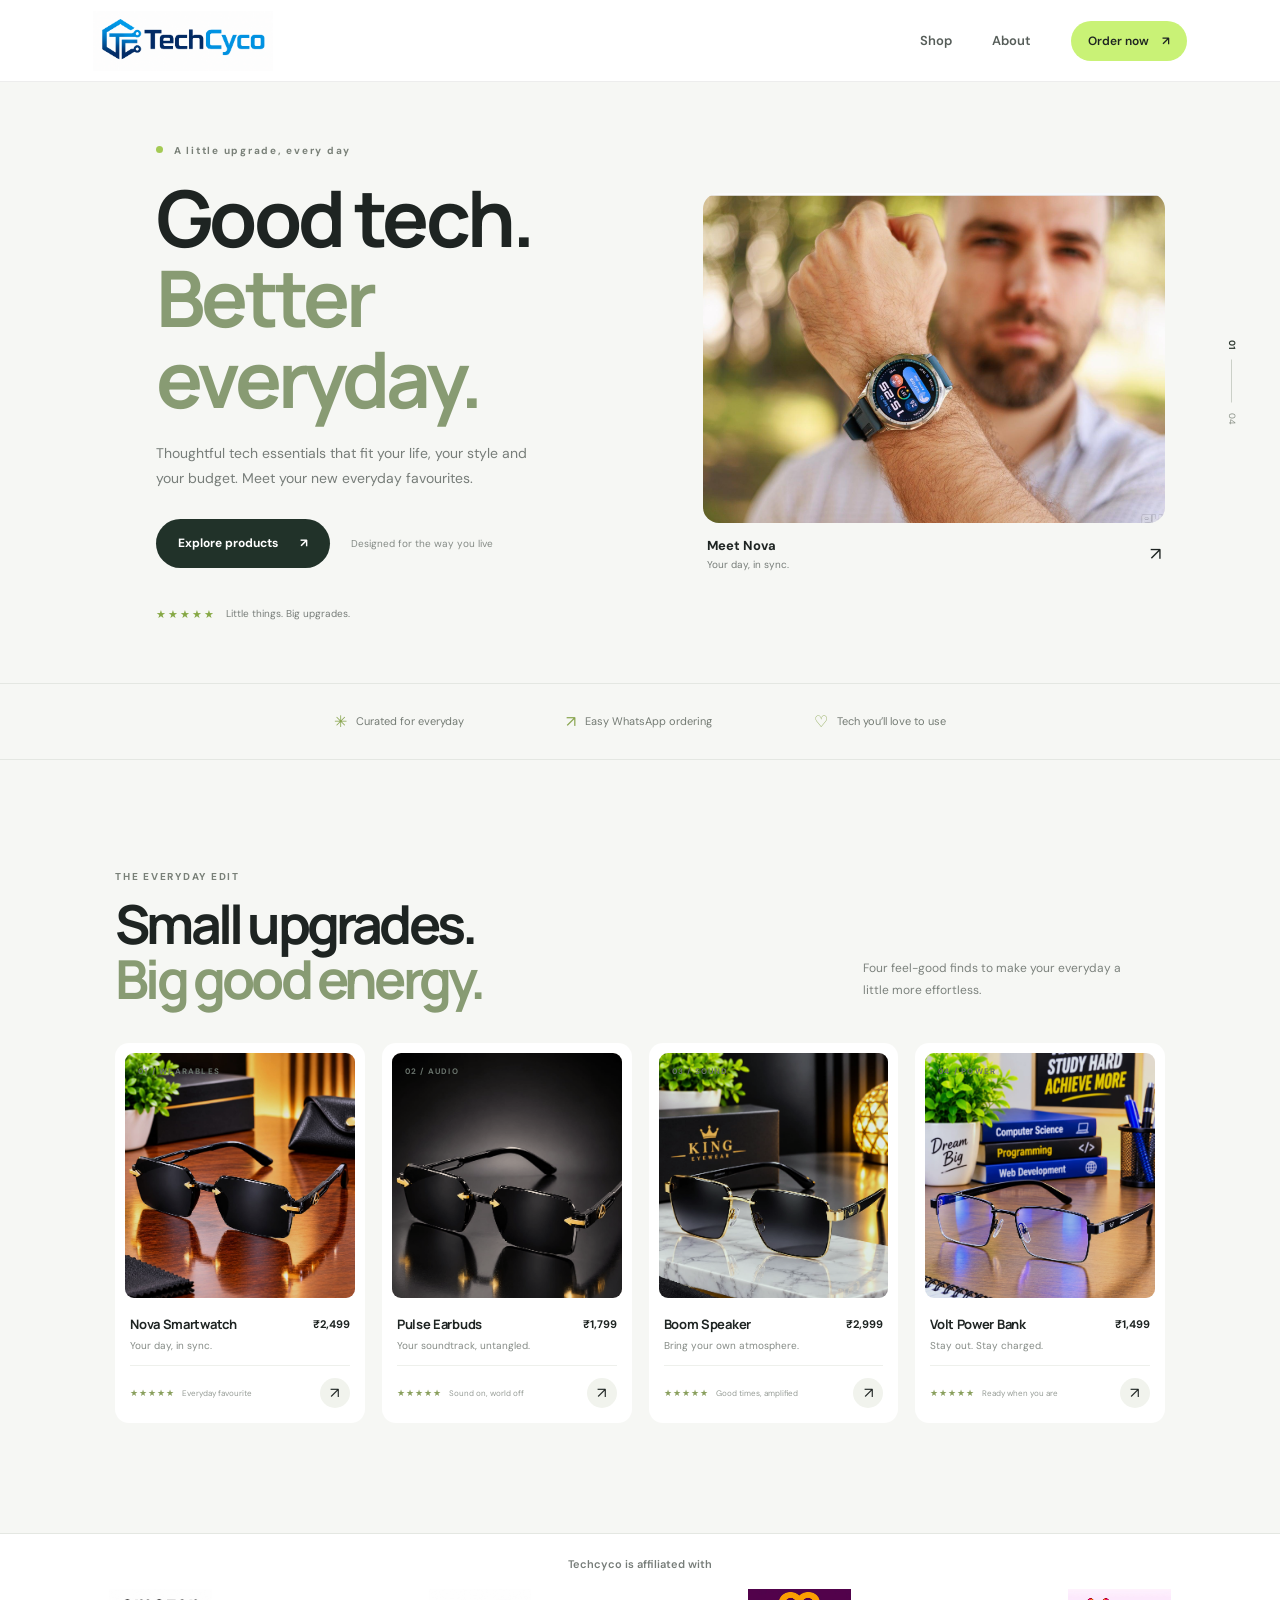
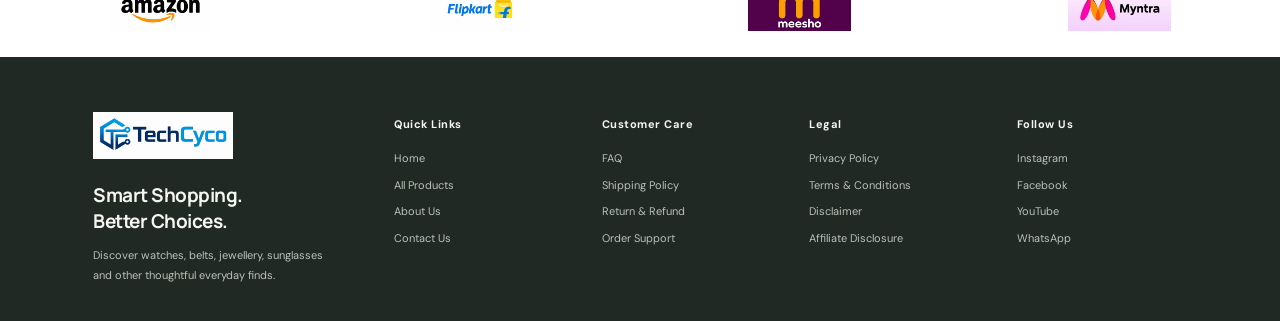
<file: index.html>
<!doctype html>
<html lang="en">

<head>
  <meta charset="utf-8">
  <meta name="viewport" content="width=device-width, initial-scale=1">
  <meta name="theme-color" content="#f6f7f4">
  <meta name="description"
    content="Discover thoughtfully selected everyday tech at Techcyco. Shop smartwatches, earbuds, speakers and power banks.">
  <title>techcyco.in</title>
  <link rel="icon" type="image/jpeg" href="images/techcyco-favicon.jpeg">
  <link rel="preconnect" href="https://fonts.googleapis.com">
  <link rel="preconnect" href="https://fonts.gstatic.com" crossorigin>
  <link
    href="https://fonts.googleapis.com/css2?family=DM+Sans:wght@400;500;600;700&family=Manrope:wght@400;500;600;700;800&display=swap"
    rel="stylesheet">
  <link rel="stylesheet" href="css/style.css">
</head>

<body data-page="home">
  <header class="site-header">
    <a class="brand" href="index.html" aria-label="Techcyco home"><img src="images/techcyco-logo.png"
        alt="TechCyco"></a>
    <nav class="main-nav" aria-label="Main navigation">
      <a href="#products">Shop</a>
      <a href="#about">About</a>
      <a class="nav-cta" href="products/product1/index.html#order">Order now <span aria-hidden="true">↗</span></a>
    </nav>
  </header>

  <main>
    <section class="hero">
      <div class="hero-copy">
        <p class="eyebrow"><span class="eyebrow-dot"></span> A little upgrade, every day</p>
        <h1>Good tech.<br><span>Better everyday.</span></h1>
        <p class="hero-description">Thoughtful tech essentials that fit your life, your style and your budget. Meet your
          new everyday favourites.</p>
        <div class="hero-actions">
          <a class="button button-dark" href="#products">Explore products <span aria-hidden="true">↗</span></a>
          <span class="hero-note">Designed for the way you live</span>
        </div>
        <div class="hero-proof"><span class="proof-stars" aria-label="5 out of 5 stars">★★★★★</span><span>Little things.
            Big upgrades.</span></div>
      </div>

      <figure class="hero-art">
        <img src="images/indexImge/imagewatch.png" alt="Nova smartwatch">
        <figcaption class="hero-product-tag">
          <span><strong>Meet Nova</strong><small>Your day, in sync.</small></span>
          <a href="products/product1/index.html" aria-label="Shop Nova smartwatch">↗</a>
        </figcaption>
      </figure>
      <div class="hero-index"><span>01</span><span class="index-line"></span><span>04</span></div>
    </section>

    <section class="trust-strip" aria-label="Shopping benefits">
      <span><i>✳</i> Curated for everyday</span><span><i>↗</i> Easy WhatsApp ordering</span><span><i>♡</i> Tech you’ll
        love to use</span>
    </section>

    <section class="products-section section-wrap" id="products">
      <div class="section-heading">
        <div>
          <p class="eyebrow">THE EVERYDAY EDIT</p>
          <h2>Small upgrades.<br><span>Big good energy.</span></h2>
        </div>
        <p>Four feel-good finds to make your everyday a little more effortless.</p>
      </div>
      <div class="product-grid">
        <article class="product-card card-lilac">
          <a class="card-image" href="products/product1/index.html" aria-label="View Nova smartwatch"><span
              class="card-number">01 / WEARABLES</span><img src="images/firstglasses.jpeg" alt="Nova smartwatch"></a>
          <div class="card-content">
            <div>
              <h3>Nova Smartwatch</h3>
              <p>Your day, in sync.</p>
            </div><strong class="price">₹2,499</strong>
          </div>
          <div class="card-bottom"><span class="card-rating">★★★★★ <small>Everyday favourite</small></span><a
              class="card-link" href="products/product1/index.html" aria-label="Shop Nova Smartwatch">↗</a></div>
        </article>
        <article class="product-card card-peach">
          <a class="card-image" href="products/product2/index.html" aria-label="View Pulse wireless earbuds"><span
              class="card-number">02 / AUDIO</span><img src="images/sunglassespsun106(2).jpeg"
              alt="Pulse wireless earbuds"></a>
          <div class="card-content">
            <div>
              <h3>Pulse Earbuds</h3>
              <p>Your soundtrack, untangled.</p>
            </div><strong class="price">₹1,799</strong>
          </div>
          <div class="card-bottom"><span class="card-rating">★★★★★ <small>Sound on, world off</small></span><a
              class="card-link" href="products/product2/index.html" aria-label="Shop Pulse Earbuds">↗</a></div>
        </article>
        <article class="product-card card-mint">
          <a class="card-image" href="products/product3/index.html" aria-label="View Boom portable speaker"><span
              class="card-number">03 / SOUND</span><img src="images/sunglassespsun106(3).jpeg"
              alt="Boom portable speaker"></a>
          <div class="card-content">
            <div>
              <h3>Boom Speaker</h3>
              <p>Bring your own atmosphere.</p>
            </div><strong class="price">₹2,999</strong>
          </div>
          <div class="card-bottom"><span class="card-rating">★★★★★ <small>Good times, amplified</small></span><a
              class="card-link" href="products/product3/index.html" aria-label="Shop Boom Speaker">↗</a></div>
        </article>
        <article class="product-card card-blue">
          <a class="card-image" href="products/product4/index.html" aria-label="View Volt power bank"><span
              class="card-number">04 / POWER</span><img src="images/sunglassespsun106(4).jpeg"
              alt="Volt power bank"></a>
          <div class="card-content">
            <div>
              <h3>Volt Power Bank</h3>
              <p>Stay out. Stay charged.</p>
            </div><strong class="price">₹1,499</strong>
          </div>
          <div class="card-bottom"><span class="card-rating">★★★★★ <small>Ready when you are</small></span><a
              class="card-link" href="products/product4/index.html" aria-label="Shop Volt Power Bank">↗</a></div>
        </article>
      </div>
    </section>

  </main>

  <section class="affiliate-strip" aria-label="Affiliate partners">
    <p>Techcyco is affiliated with</p>
    <div class="affiliate-marquee">
      <div class="affiliate-track">
        <span class="affiliate-logo-group">
          <img src="images/affiliated_amazon.jpeg" alt="Amazon">
          <img src="images/affiliated_fliptkard.jpeg" alt="Flipkart">
          <img src="images/affiliated_meesho.jpeg" alt="Meesho">
          <img src="images/affiliated_mytra.jpeg" alt="Myntra">
        </span>
        <span class="affiliate-logo-group" aria-hidden="true">
          <img src="images/affiliated_amazon.jpeg" alt="">
          <img src="images/affiliated_fliptkard.jpeg" alt="">
          <img src="images/affiliated_meesho.jpeg" alt="">
          <img src="images/affiliated_mytra.jpeg" alt="">
        </span>
      </div>
    </div>
  </section>

  <footer class="site-footer">
    <div class="footer-main">
      <section class="footer-about" id="about">
        <a class="brand" href="index.html" aria-label="Techcyco home"><img src="images/techcyco-logo.png"
            alt="TechCyco"></a>
        <h2>Smart Shopping.<br>Better Choices.</h2>
        <p>Discover watches, belts, jewellery, sunglasses and other thoughtful everyday finds.</p>
      </section>
      <nav class="footer-column" aria-label="Quick Links">
        <h2>Quick Links</h2>
        <a href="index.html">Home</a><a href="#products">All Products</a><a href="pages/about-us/index.html">About
          Us</a>
        <a href="pages/contact-us/index.html">Contact Us</a>
      </nav>
      <nav class="footer-column" aria-label="Customer Care">
        <h2>Customer Care</h2>
        <a href="pages/faq/index.html">FAQ</a>
        <a href="pages/shipping-policy/index.html">Shipping Policy</a>
        <a href="pages/return-refund/index.html">Return &amp; Refund</a>
        <a href="pages/order-support/index.html">Order Support</a>
      </nav>
      <nav class="footer-column" aria-label="Legal">
        <h2>Legal</h2>
        <a href="pages/privacy-policy/index.html">Privacy Policy</a>
        <a href="pages/terms-and-conditions/index.html">Terms &amp; Conditions</a>
        <a href="pages/disclaimer/index.html">Disclaimer</a>
        <a href="pages/affiliate-disclosure/index.html">Affiliate Disclosure</a>
      </nav>
      <nav class="footer-column" aria-label="Follow Us">
        <h2>Follow Us</h2>
        <a href="https://www.instagram.com/techc_yco/" target="_blank" rel="noopener noreferrer">Instagram</a>
        <a href="https://www.facebook.com/profile.php?id=61595707210896" target="_blank"
          rel="noopener noreferrer">Facebook</a>
        <a href="https://www.youtube.com/" target="_blank" rel="noopener noreferrer">YouTube</a>
        <a href="https://wa.me/918271734883" target="_blank" rel="noopener noreferrer">WhatsApp</a>
      </nav>
    </div>
  </footer>
  <script src="js/script.js"></script>
</body>

</html>
</file>
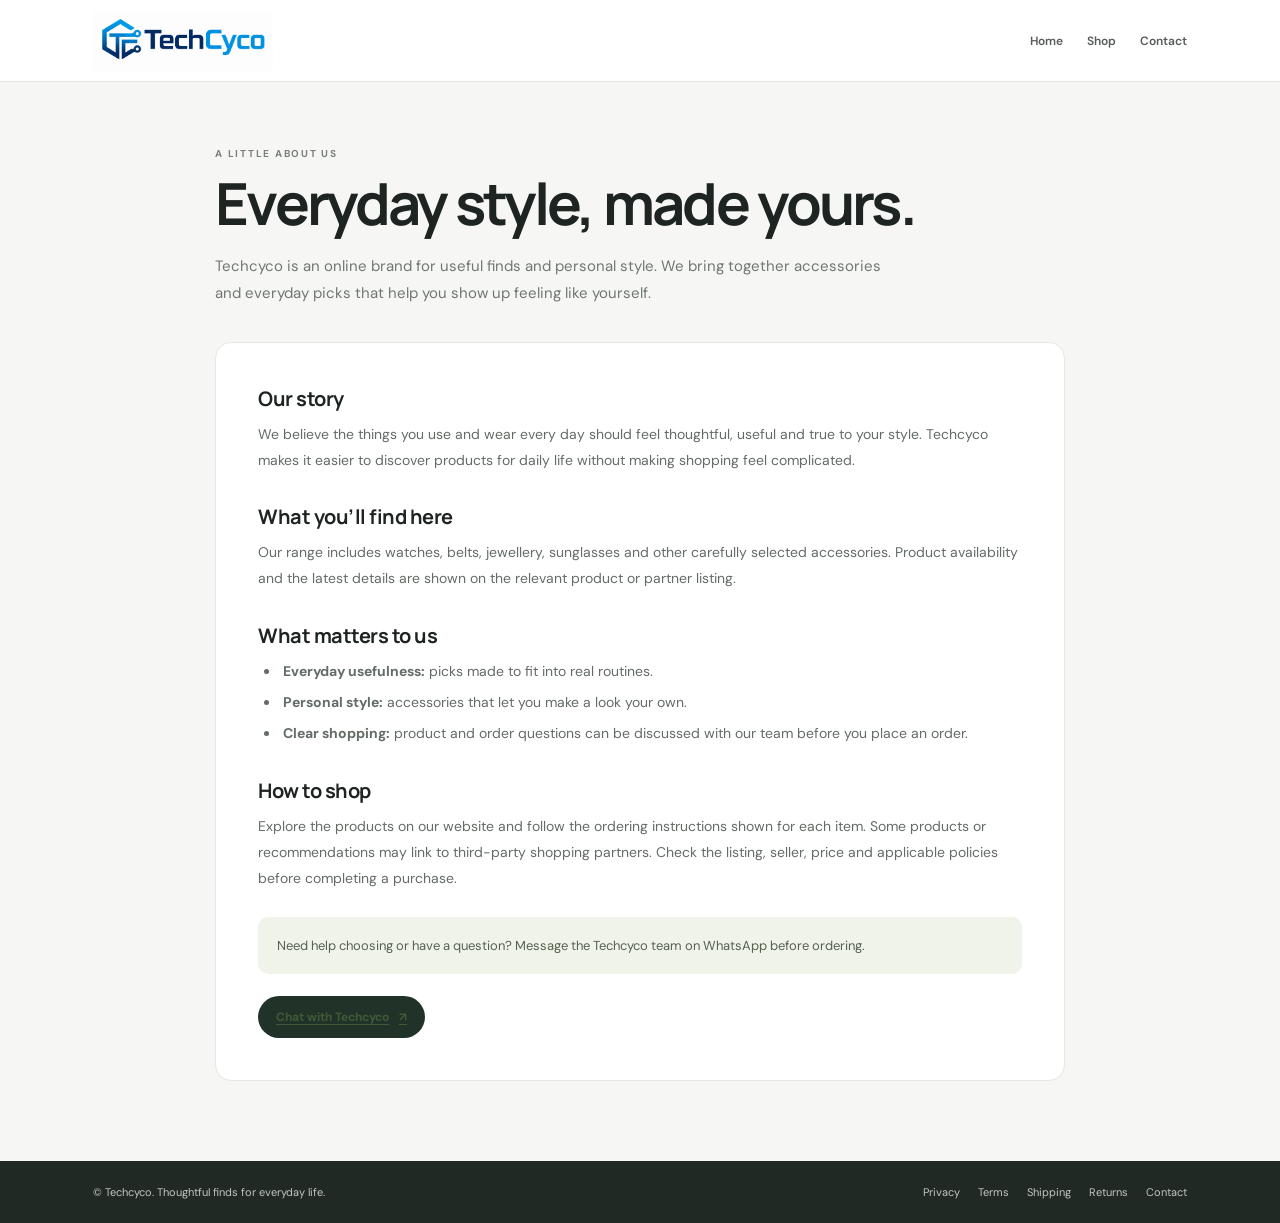
<file: pages/about-us/index.html>
<!doctype html>
<html lang="en">
<head>
  <meta charset="utf-8">
  <meta name="viewport" content="width=device-width, initial-scale=1">
  <meta name="description" content="Learn about Techcyco, an online brand for watches, belts, jewellery, sunglasses and everyday finds.">
  <title>About Us — Techcyco</title>
  <link rel="icon" type="image/jpeg" href="../../images/techcyco-favicon.jpeg">
  <link rel="preconnect" href="https://fonts.googleapis.com">
  <link rel="preconnect" href="https://fonts.gstatic.com" crossorigin>
  <link href="https://fonts.googleapis.com/css2?family=DM+Sans:wght@400;500;600;700&family=Manrope:wght@400;500;600;700;800&display=swap" rel="stylesheet">
  <link rel="stylesheet" href="../../css/style.css">
  <link rel="stylesheet" href="../../css/document-pages.css">
</head>
<body class="document-page">
  <header class="document-header">
    <a class="brand" href="../../index.html" aria-label="Techcyco home"><img src="../../images/techcyco-logo.png" alt="TechCyco"></a>
    <nav aria-label="Main navigation"><a href="../../index.html">Home</a><a href="../../index.html#products">Shop</a><a href="../contact-us/index.html">Contact</a></nav>
  </header>
  <main class="document-content">
    <p class="document-eyebrow">A LITTLE ABOUT US</p>
    <h1>Everyday style, made yours.</h1>
    <p class="document-lede">Techcyco is an online brand for useful finds and personal style. We bring together accessories and everyday picks that help you show up feeling like yourself.</p>
    <article class="document-card">
      <h2>Our story</h2>
      <p>We believe the things you use and wear every day should feel thoughtful, useful and true to your style. Techcyco makes it easier to discover products for daily life without making shopping feel complicated.</p>
      <h2>What you’ll find here</h2>
      <p>Our range includes watches, belts, jewellery, sunglasses and other carefully selected accessories. Product availability and the latest details are shown on the relevant product or partner listing.</p>
      <h2>What matters to us</h2>
      <ul>
        <li><strong>Everyday usefulness:</strong> picks made to fit into real routines.</li>
        <li><strong>Personal style:</strong> accessories that let you make a look your own.</li>
        <li><strong>Clear shopping:</strong> product and order questions can be discussed with our team before you place an order.</li>
      </ul>
      <h2>How to shop</h2>
      <p>Explore the products on our website and follow the ordering instructions shown for each item. Some products or recommendations may link to third-party shopping partners. Check the listing, seller, price and applicable policies before completing a purchase.</p>
      <div class="document-callout">Need help choosing or have a question? Message the Techcyco team on WhatsApp before ordering.</div>
      <a class="document-cta" href="https://wa.me/918271734883" target="_blank" rel="noopener noreferrer">Chat with Techcyco <span aria-hidden="true">↗</span></a>
    </article>
  </main>
  <footer class="document-footer"><div class="document-footer-inner"><p>© Techcyco. Thoughtful finds for everyday life.</p><nav aria-label="Footer navigation"><a href="../privacy-policy/index.html">Privacy</a><a href="../terms-and-conditions/index.html">Terms</a><a href="../shipping-policy/index.html">Shipping</a><a href="../return-refund/index.html">Returns</a><a href="../contact-us/index.html">Contact</a></nav></div></footer>
</body>
</html>
</file>
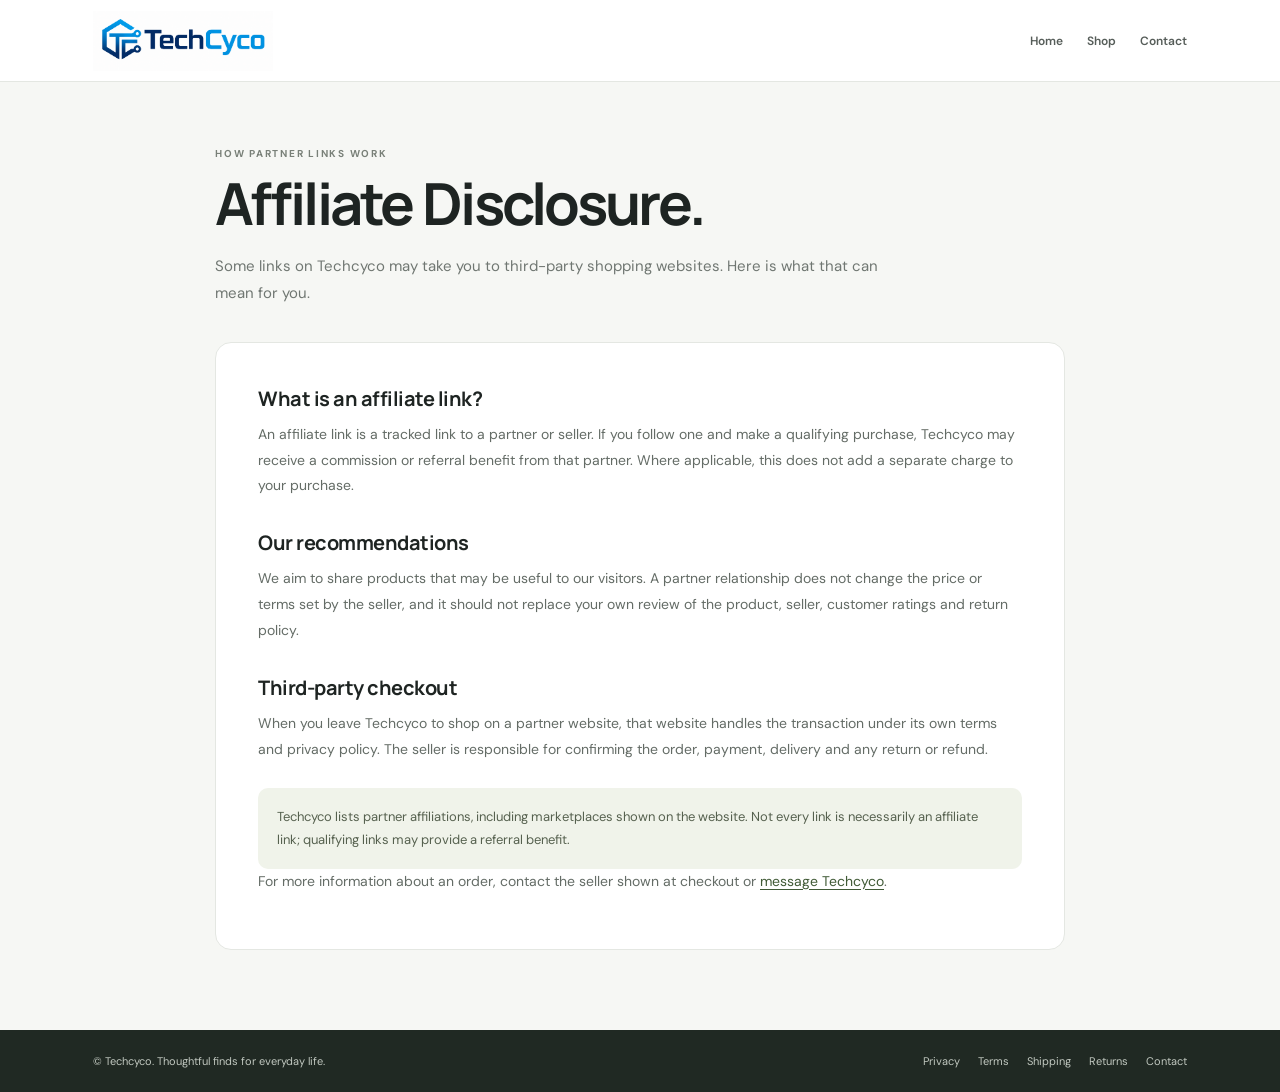
<file: pages/affiliate-disclosure/index.html>
<!doctype html>
<html lang="en">
<head>
  <meta charset="utf-8">
  <meta name="viewport" content="width=device-width, initial-scale=1">
  <meta name="description" content="Learn how affiliate links and partner relationships may support Techcyco.">
  <title>Affiliate Disclosure — Techcyco</title>
  <link rel="icon" type="image/jpeg" href="../../images/techcyco-favicon.jpeg">
  <link rel="preconnect" href="https://fonts.googleapis.com">
  <link rel="preconnect" href="https://fonts.gstatic.com" crossorigin>
  <link href="https://fonts.googleapis.com/css2?family=DM+Sans:wght@400;500;600;700&family=Manrope:wght@400;500;600;700;800&display=swap" rel="stylesheet">
  <link rel="stylesheet" href="../../css/style.css">
  <link rel="stylesheet" href="../../css/document-pages.css">
</head>
<body class="document-page">
  <header class="document-header"><a class="brand" href="../../index.html" aria-label="Techcyco home"><img src="../../images/techcyco-logo.png" alt="TechCyco"></a><nav aria-label="Main navigation"><a href="../../index.html">Home</a><a href="../../index.html#products">Shop</a><a href="../contact-us/index.html">Contact</a></nav></header>
  <main class="document-content">
    <p class="document-eyebrow">HOW PARTNER LINKS WORK</p>
    <h1>Affiliate Disclosure.</h1>
    <p class="document-lede">Some links on Techcyco may take you to third-party shopping websites. Here is what that can mean for you.</p>
    <article class="document-card">
      <h2>What is an affiliate link?</h2>
      <p>An affiliate link is a tracked link to a partner or seller. If you follow one and make a qualifying purchase, Techcyco may receive a commission or referral benefit from that partner. Where applicable, this does not add a separate charge to your purchase.</p>
      <h2>Our recommendations</h2>
      <p>We aim to share products that may be useful to our visitors. A partner relationship does not change the price or terms set by the seller, and it should not replace your own review of the product, seller, customer ratings and return policy.</p>
      <h2>Third-party checkout</h2>
      <p>When you leave Techcyco to shop on a partner website, that website handles the transaction under its own terms and privacy policy. The seller is responsible for confirming the order, payment, delivery and any return or refund.</p>
      <div class="document-callout">Techcyco lists partner affiliations, including marketplaces shown on the website. Not every link is necessarily an affiliate link; qualifying links may provide a referral benefit.</div>
      <p>For more information about an order, contact the seller shown at checkout or <a href="../contact-us/index.html">message Techcyco</a>.</p>
    </article>
  </main>
  <footer class="document-footer"><div class="document-footer-inner"><p>© Techcyco. Thoughtful finds for everyday life.</p><nav aria-label="Footer navigation"><a href="../privacy-policy/index.html">Privacy</a><a href="../terms-and-conditions/index.html">Terms</a><a href="../shipping-policy/index.html">Shipping</a><a href="../return-refund/index.html">Returns</a><a href="../contact-us/index.html">Contact</a></nav></div></footer>
</body>
</html>
</file>
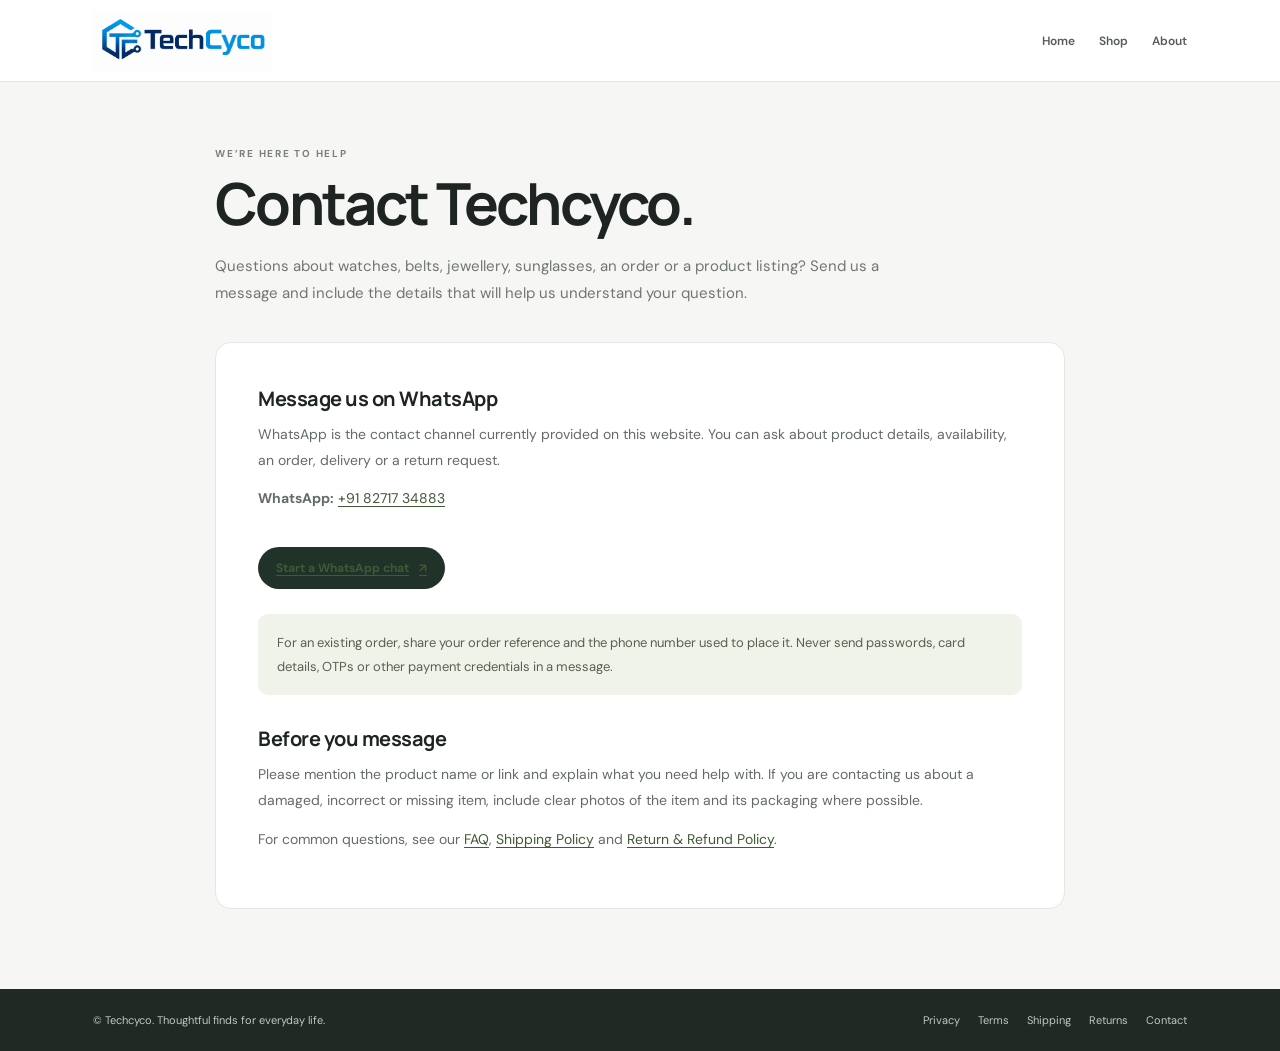
<file: pages/contact-us/index.html>
<!doctype html>
<html lang="en">
<head>
  <meta charset="utf-8">
  <meta name="viewport" content="width=device-width, initial-scale=1">
  <meta name="description" content="Contact Techcyco for product questions, orders, shipping and returns.">
  <title>Contact Us — Techcyco</title>
  <link rel="icon" type="image/jpeg" href="../../images/techcyco-favicon.jpeg">
  <link rel="preconnect" href="https://fonts.googleapis.com">
  <link rel="preconnect" href="https://fonts.gstatic.com" crossorigin>
  <link href="https://fonts.googleapis.com/css2?family=DM+Sans:wght@400;500;600;700&family=Manrope:wght@400;500;600;700;800&display=swap" rel="stylesheet">
  <link rel="stylesheet" href="../../css/style.css">
  <link rel="stylesheet" href="../../css/document-pages.css">
</head>
<body class="document-page">
  <header class="document-header"><a class="brand" href="../../index.html" aria-label="Techcyco home"><img src="../../images/techcyco-logo.png" alt="TechCyco"></a><nav aria-label="Main navigation"><a href="../../index.html">Home</a><a href="../../index.html#products">Shop</a><a href="../about-us/index.html">About</a></nav></header>
  <main class="document-content">
    <p class="document-eyebrow">WE’RE HERE TO HELP</p>
    <h1>Contact Techcyco.</h1>
    <p class="document-lede">Questions about watches, belts, jewellery, sunglasses, an order or a product listing? Send us a message and include the details that will help us understand your question.</p>
    <article class="document-card">
      <h2>Message us on WhatsApp</h2>
      <p>WhatsApp is the contact channel currently provided on this website. You can ask about product details, availability, an order, delivery or a return request.</p>
      <p><strong>WhatsApp:</strong> <a href="https://wa.me/918271734883" target="_blank" rel="noopener noreferrer">+91 82717 34883</a></p>
      <a class="document-cta" href="https://wa.me/918271734883" target="_blank" rel="noopener noreferrer">Start a WhatsApp chat <span aria-hidden="true">↗</span></a>
      <div class="document-callout">For an existing order, share your order reference and the phone number used to place it. Never send passwords, card details, OTPs or other payment credentials in a message.</div>
      <h2>Before you message</h2>
      <p>Please mention the product name or link and explain what you need help with. If you are contacting us about a damaged, incorrect or missing item, include clear photos of the item and its packaging where possible.</p>
      <p>For common questions, see our <a href="../faq/index.html">FAQ</a>, <a href="../shipping-policy/index.html">Shipping Policy</a> and <a href="../return-refund/index.html">Return &amp; Refund Policy</a>.</p>
    </article>
  </main>
  <footer class="document-footer"><div class="document-footer-inner"><p>© Techcyco. Thoughtful finds for everyday life.</p><nav aria-label="Footer navigation"><a href="../privacy-policy/index.html">Privacy</a><a href="../terms-and-conditions/index.html">Terms</a><a href="../shipping-policy/index.html">Shipping</a><a href="../return-refund/index.html">Returns</a><a href="../contact-us/index.html">Contact</a></nav></div></footer>
</body>
</html>
</file>
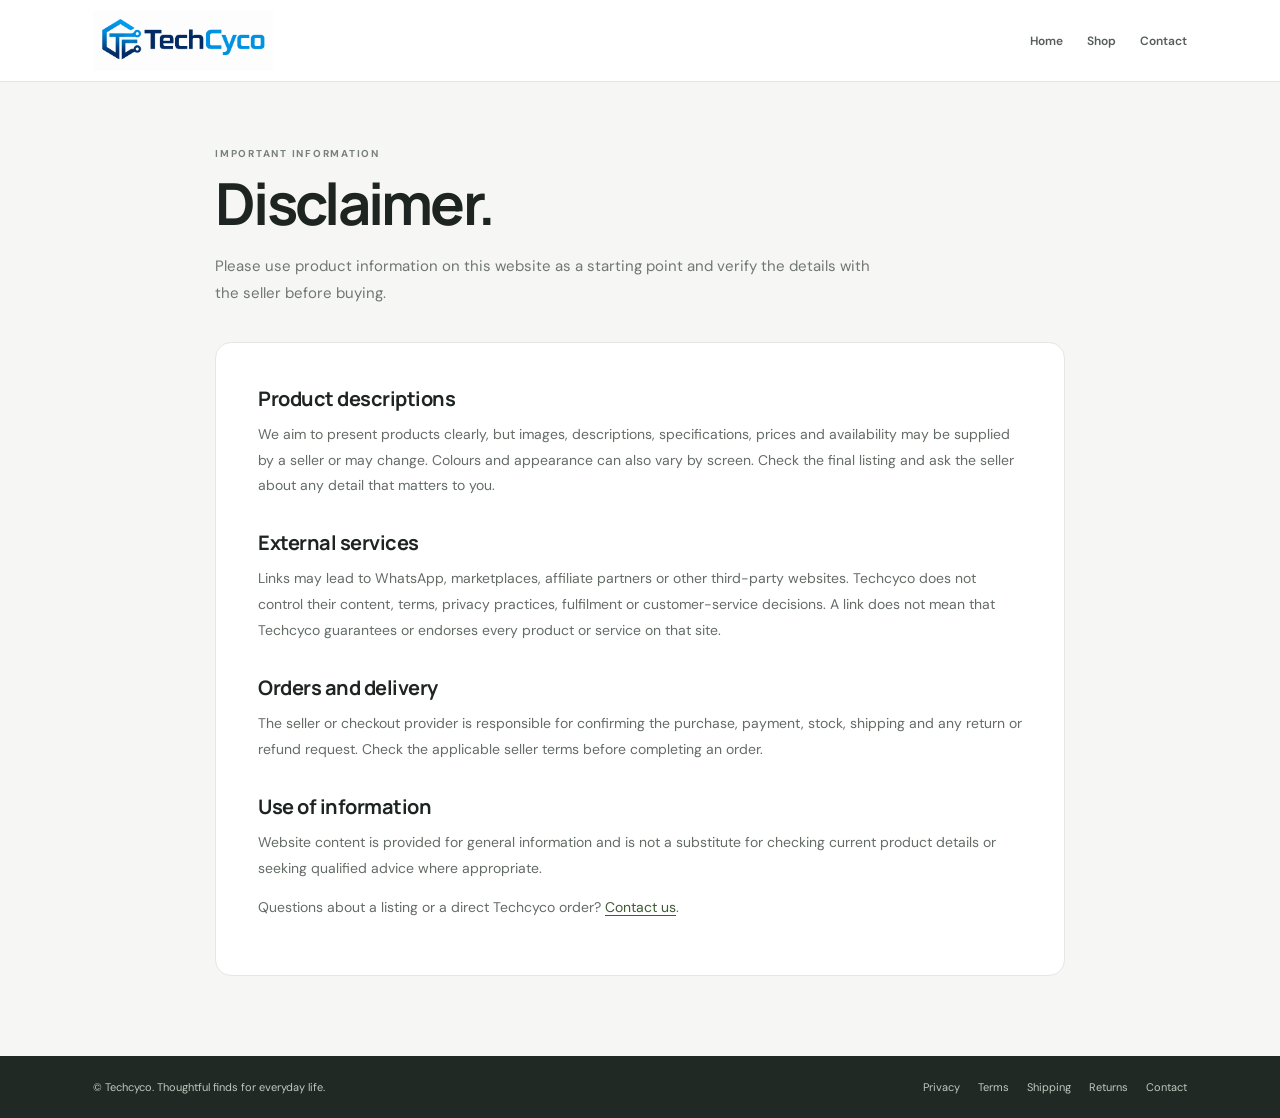
<file: pages/disclaimer/index.html>
<!doctype html>
<html lang="en">
<head>
  <meta charset="utf-8">
  <meta name="viewport" content="width=device-width, initial-scale=1">
  <meta name="description" content="Important information about product details and external services linked by Techcyco.">
  <title>Disclaimer — Techcyco</title>
  <link rel="icon" type="image/jpeg" href="../../images/techcyco-favicon.jpeg">
  <link rel="preconnect" href="https://fonts.googleapis.com">
  <link rel="preconnect" href="https://fonts.gstatic.com" crossorigin>
  <link href="https://fonts.googleapis.com/css2?family=DM+Sans:wght@400;500;600;700;800&family=Manrope:wght@400;500;600;700;800&display=swap" rel="stylesheet">
  <link rel="stylesheet" href="../../css/style.css">
  <link rel="stylesheet" href="../../css/document-pages.css">
</head>
<body class="document-page">
  <header class="document-header"><a class="brand" href="../../index.html" aria-label="Techcyco home"><img src="../../images/techcyco-logo.png" alt="TechCyco"></a><nav aria-label="Main navigation"><a href="../../index.html">Home</a><a href="../../index.html#products">Shop</a><a href="../contact-us/index.html">Contact</a></nav></header>
  <main class="document-content">
    <p class="document-eyebrow">IMPORTANT INFORMATION</p>
    <h1>Disclaimer.</h1>
    <p class="document-lede">Please use product information on this website as a starting point and verify the details with the seller before buying.</p>
    <article class="document-card">
      <h2>Product descriptions</h2>
      <p>We aim to present products clearly, but images, descriptions, specifications, prices and availability may be supplied by a seller or may change. Colours and appearance can also vary by screen. Check the final listing and ask the seller about any detail that matters to you.</p>
      <h2>External services</h2>
      <p>Links may lead to WhatsApp, marketplaces, affiliate partners or other third-party websites. Techcyco does not control their content, terms, privacy practices, fulfilment or customer-service decisions. A link does not mean that Techcyco guarantees or endorses every product or service on that site.</p>
      <h2>Orders and delivery</h2>
      <p>The seller or checkout provider is responsible for confirming the purchase, payment, stock, shipping and any return or refund request. Check the applicable seller terms before completing an order.</p>
      <h2>Use of information</h2>
      <p>Website content is provided for general information and is not a substitute for checking current product details or seeking qualified advice where appropriate.</p>
      <p>Questions about a listing or a direct Techcyco order? <a href="../contact-us/index.html">Contact us</a>.</p>
    </article>
  </main>
  <footer class="document-footer"><div class="document-footer-inner"><p>© Techcyco. Thoughtful finds for everyday life.</p><nav aria-label="Footer navigation"><a href="../privacy-policy/index.html">Privacy</a><a href="../terms-and-conditions/index.html">Terms</a><a href="../shipping-policy/index.html">Shipping</a><a href="../return-refund/index.html">Returns</a><a href="../contact-us/index.html">Contact</a></nav></div></footer>
</body>
</html>
</file>
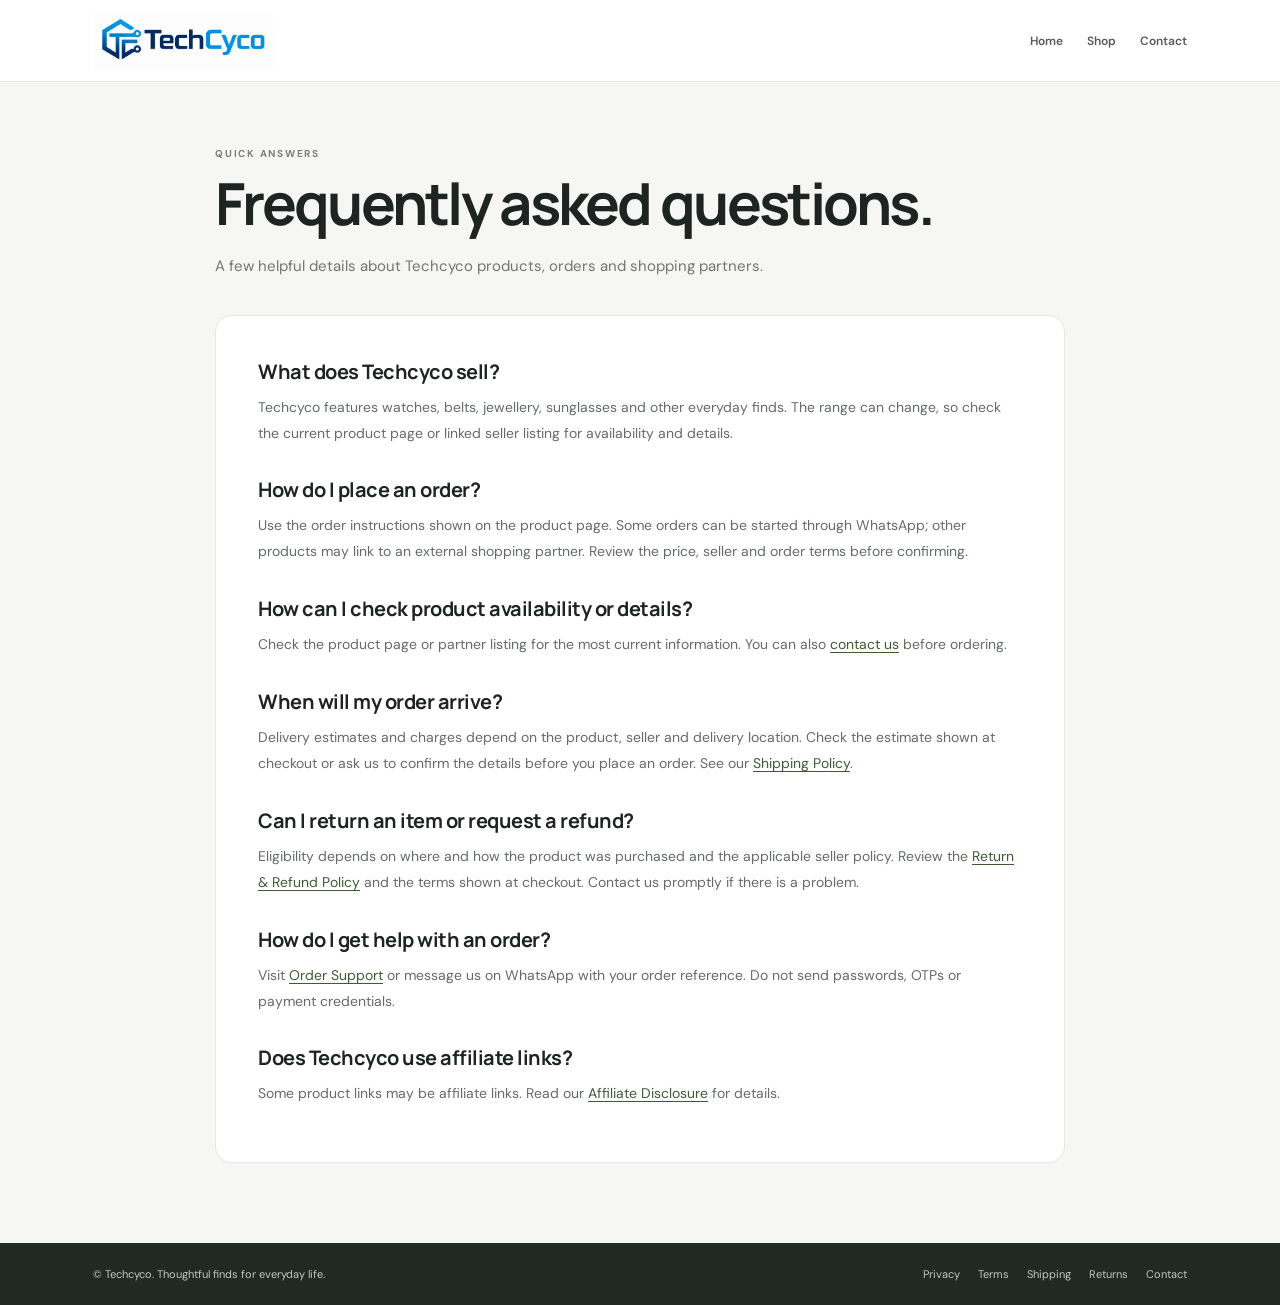
<file: pages/faq/index.html>
<!doctype html>
<html lang="en">
<head>
  <meta charset="utf-8">
  <meta name="viewport" content="width=device-width, initial-scale=1">
  <meta name="description" content="Frequently asked questions about shopping with Techcyco.">
  <title>FAQ — Techcyco</title>
  <link rel="icon" type="image/jpeg" href="../../images/techcyco-favicon.jpeg">
  <link rel="preconnect" href="https://fonts.googleapis.com">
  <link rel="preconnect" href="https://fonts.gstatic.com" crossorigin>
  <link href="https://fonts.googleapis.com/css2?family=DM+Sans:wght@400;500;600;700&family=Manrope:wght@400;500;600;700;800&display=swap" rel="stylesheet">
  <link rel="stylesheet" href="../../css/style.css">
  <link rel="stylesheet" href="../../css/document-pages.css">
</head>
<body class="document-page">
  <header class="document-header"><a class="brand" href="../../index.html" aria-label="Techcyco home"><img src="../../images/techcyco-logo.png" alt="TechCyco"></a><nav aria-label="Main navigation"><a href="../../index.html">Home</a><a href="../../index.html#products">Shop</a><a href="../contact-us/index.html">Contact</a></nav></header>
  <main class="document-content">
    <p class="document-eyebrow">QUICK ANSWERS</p>
    <h1>Frequently asked questions.</h1>
    <p class="document-lede">A few helpful details about Techcyco products, orders and shopping partners.</p>
    <article class="document-card">
      <h2>What does Techcyco sell?</h2>
      <p>Techcyco features watches, belts, jewellery, sunglasses and other everyday finds. The range can change, so check the current product page or linked seller listing for availability and details.</p>
      <h2>How do I place an order?</h2>
      <p>Use the order instructions shown on the product page. Some orders can be started through WhatsApp; other products may link to an external shopping partner. Review the price, seller and order terms before confirming.</p>
      <h2>How can I check product availability or details?</h2>
      <p>Check the product page or partner listing for the most current information. You can also <a href="../contact-us/index.html">contact us</a> before ordering.</p>
      <h2>When will my order arrive?</h2>
      <p>Delivery estimates and charges depend on the product, seller and delivery location. Check the estimate shown at checkout or ask us to confirm the details before you place an order. See our <a href="../shipping-policy/index.html">Shipping Policy</a>.</p>
      <h2>Can I return an item or request a refund?</h2>
      <p>Eligibility depends on where and how the product was purchased and the applicable seller policy. Review the <a href="../return-refund/index.html">Return &amp; Refund Policy</a> and the terms shown at checkout. Contact us promptly if there is a problem.</p>
      <h2>How do I get help with an order?</h2>
      <p>Visit <a href="../order-support/index.html">Order Support</a> or message us on WhatsApp with your order reference. Do not send passwords, OTPs or payment credentials.</p>
      <h2>Does Techcyco use affiliate links?</h2>
      <p>Some product links may be affiliate links. Read our <a href="../affiliate-disclosure/index.html">Affiliate Disclosure</a> for details.</p>
    </article>
  </main>
  <footer class="document-footer"><div class="document-footer-inner"><p>© Techcyco. Thoughtful finds for everyday life.</p><nav aria-label="Footer navigation"><a href="../privacy-policy/index.html">Privacy</a><a href="../terms-and-conditions/index.html">Terms</a><a href="../shipping-policy/index.html">Shipping</a><a href="../return-refund/index.html">Returns</a><a href="../contact-us/index.html">Contact</a></nav></div></footer>
</body>
</html>
</file>
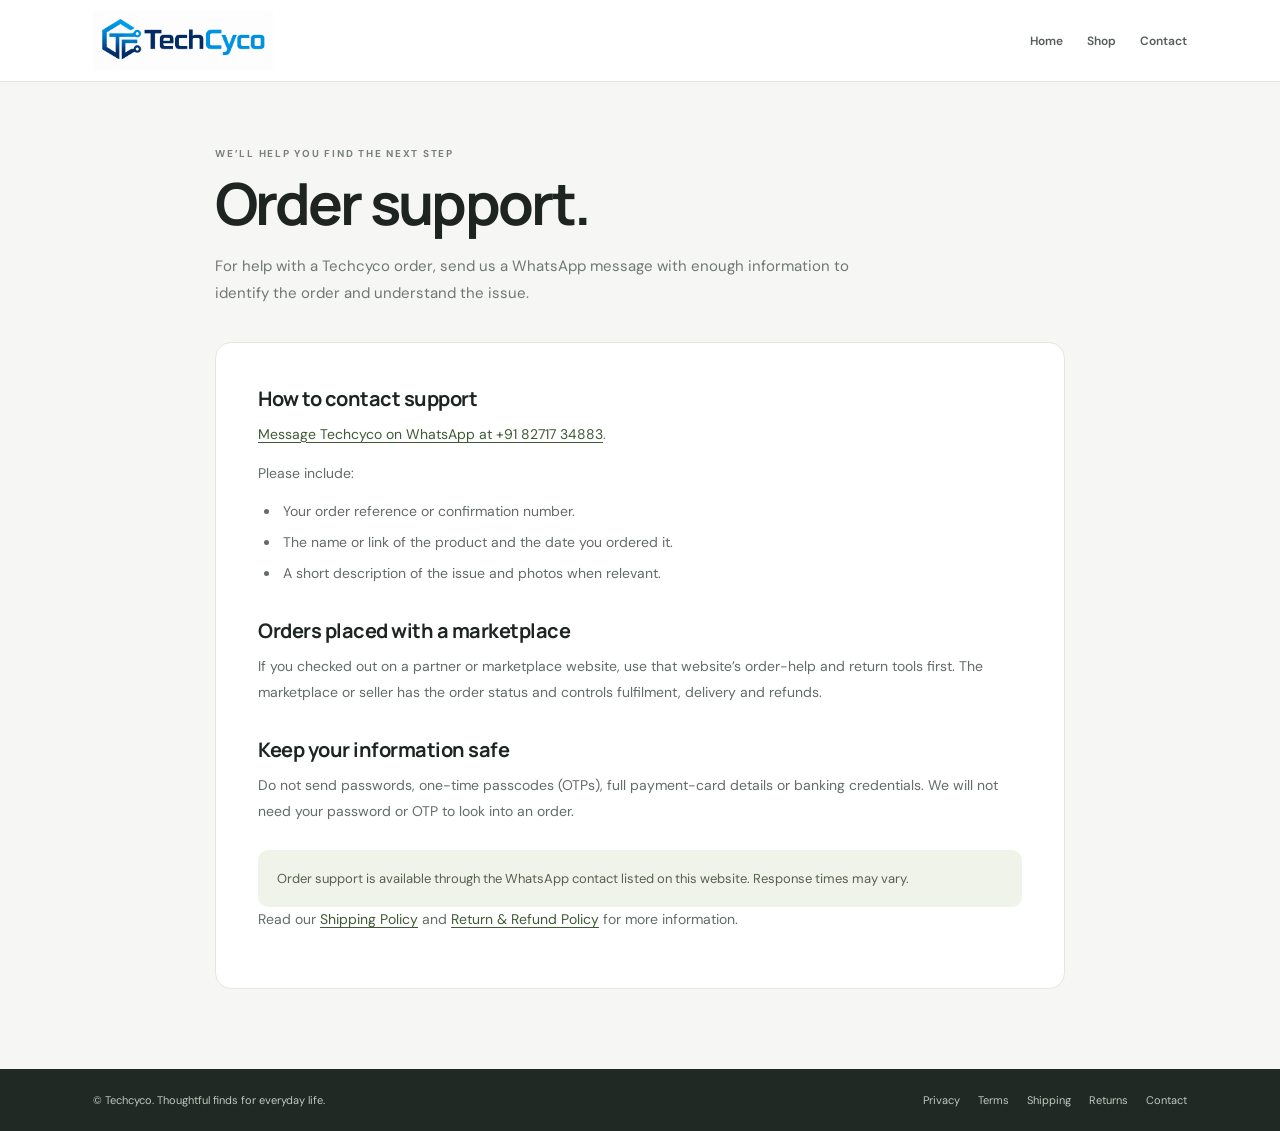
<file: pages/order-support/index.html>
<!doctype html>
<html lang="en">
<head>
  <meta charset="utf-8">
  <meta name="viewport" content="width=device-width, initial-scale=1">
  <meta name="description" content="Get help with a Techcyco order through WhatsApp.">
  <title>Order Support — Techcyco</title>
  <link rel="icon" type="image/jpeg" href="../../images/techcyco-favicon.jpeg">
  <link rel="preconnect" href="https://fonts.googleapis.com">
  <link rel="preconnect" href="https://fonts.gstatic.com" crossorigin>
  <link href="https://fonts.googleapis.com/css2?family=DM+Sans:wght@400;500;600;700&family=Manrope:wght@400;500;600;700;800&display=swap" rel="stylesheet">
  <link rel="stylesheet" href="../../css/style.css">
  <link rel="stylesheet" href="../../css/document-pages.css">
</head>
<body class="document-page">
  <header class="document-header"><a class="brand" href="../../index.html" aria-label="Techcyco home"><img src="../../images/techcyco-logo.png" alt="TechCyco"></a><nav aria-label="Main navigation"><a href="../../index.html">Home</a><a href="../../index.html#products">Shop</a><a href="../contact-us/index.html">Contact</a></nav></header>
  <main class="document-content">
    <p class="document-eyebrow">WE’LL HELP YOU FIND THE NEXT STEP</p>
    <h1>Order support.</h1>
    <p class="document-lede">For help with a Techcyco order, send us a WhatsApp message with enough information to identify the order and understand the issue.</p>
    <article class="document-card">
      <h2>How to contact support</h2>
      <p><a href="https://wa.me/918271734883" target="_blank" rel="noopener noreferrer">Message Techcyco on WhatsApp at +91 82717 34883</a>.</p>
      <p>Please include:</p>
      <ul>
        <li>Your order reference or confirmation number.</li>
        <li>The name or link of the product and the date you ordered it.</li>
        <li>A short description of the issue and photos when relevant.</li>
      </ul>
      <h2>Orders placed with a marketplace</h2>
      <p>If you checked out on a partner or marketplace website, use that website’s order-help and return tools first. The marketplace or seller has the order status and controls fulfilment, delivery and refunds.</p>
      <h2>Keep your information safe</h2>
      <p>Do not send passwords, one-time passcodes (OTPs), full payment-card details or banking credentials. We will not need your password or OTP to look into an order.</p>
      <div class="document-callout">Order support is available through the WhatsApp contact listed on this website. Response times may vary.</div>
      <p>Read our <a href="../shipping-policy/index.html">Shipping Policy</a> and <a href="../return-refund/index.html">Return &amp; Refund Policy</a> for more information.</p>
    </article>
  </main>
  <footer class="document-footer"><div class="document-footer-inner"><p>© Techcyco. Thoughtful finds for everyday life.</p><nav aria-label="Footer navigation"><a href="../privacy-policy/index.html">Privacy</a><a href="../terms-and-conditions/index.html">Terms</a><a href="../shipping-policy/index.html">Shipping</a><a href="../return-refund/index.html">Returns</a><a href="../contact-us/index.html">Contact</a></nav></div></footer>
</body>
</html>
</file>
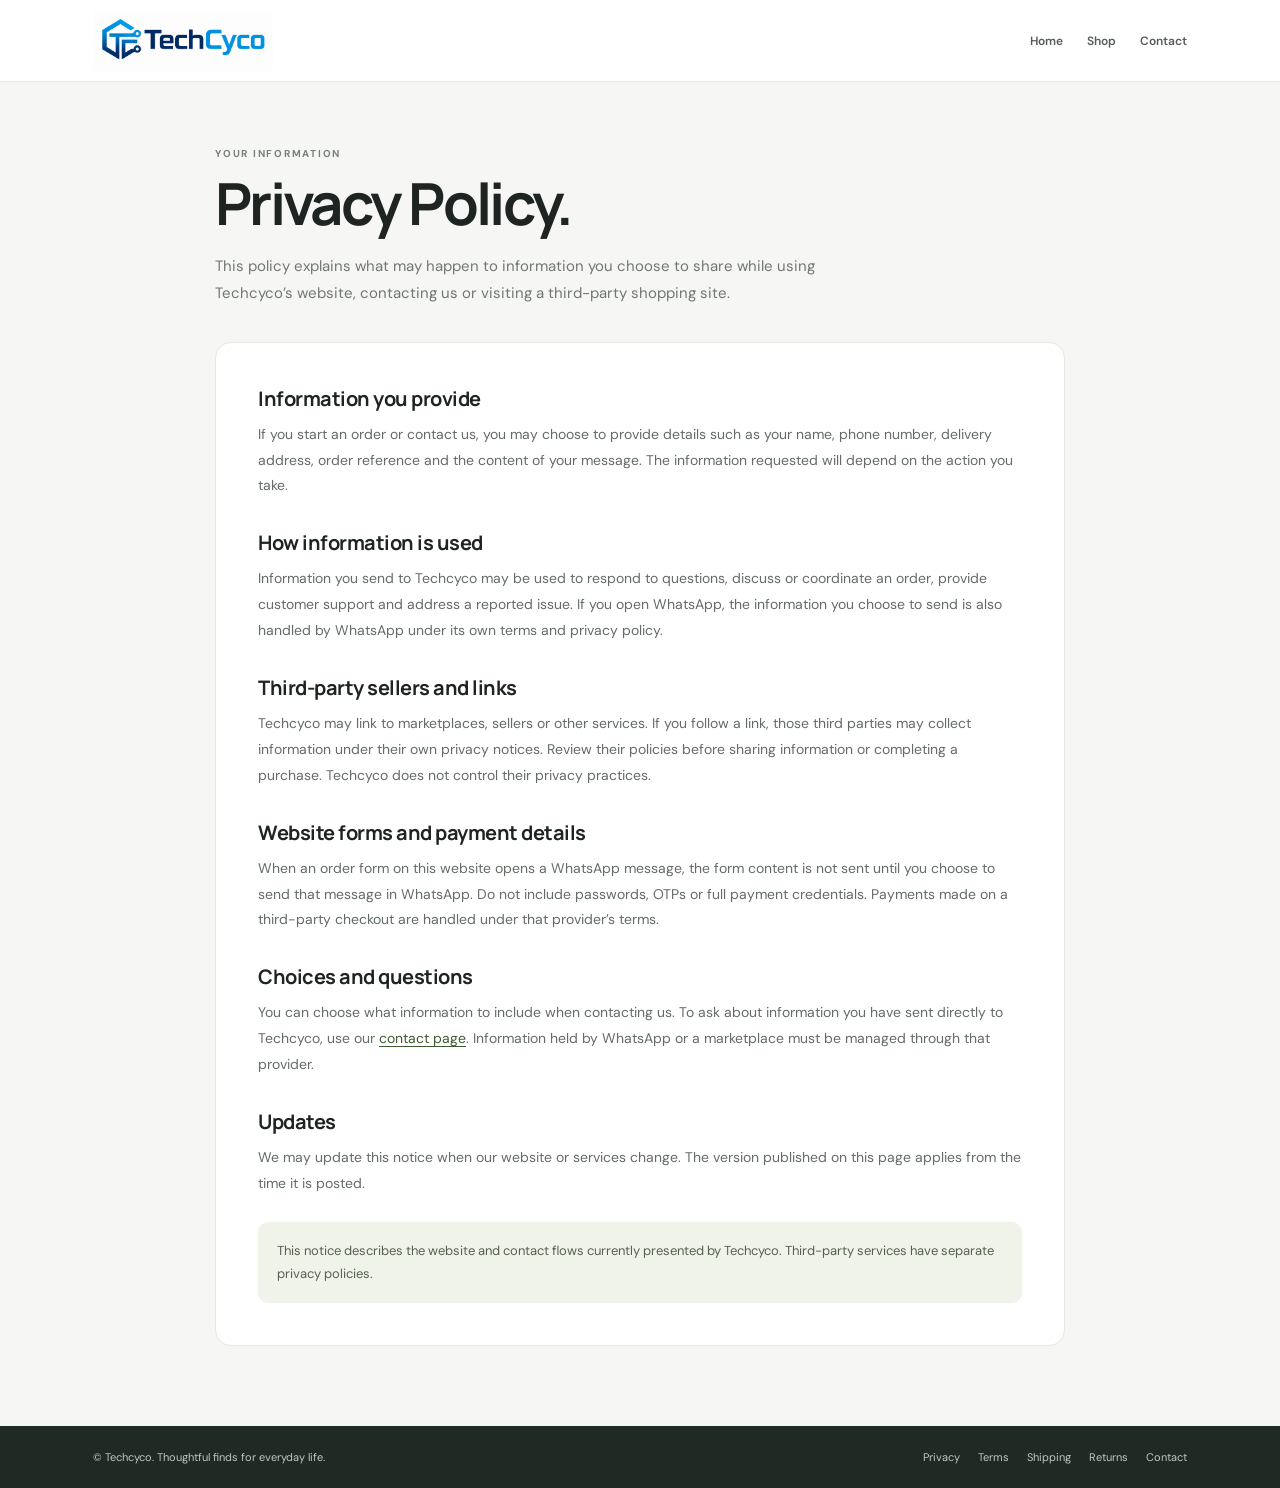
<file: pages/privacy-policy/index.html>
<!doctype html>
<html lang="en">
<head>
  <meta charset="utf-8">
  <meta name="viewport" content="width=device-width, initial-scale=1">
  <meta name="description" content="Read the Techcyco Privacy Policy and learn how information may be used when you contact us or follow a shopping link.">
  <title>Privacy Policy — Techcyco</title>
  <link rel="icon" type="image/jpeg" href="../../images/techcyco-favicon.jpeg">
  <link rel="preconnect" href="https://fonts.googleapis.com">
  <link rel="preconnect" href="https://fonts.gstatic.com" crossorigin>
  <link href="https://fonts.googleapis.com/css2?family=DM+Sans:wght@400;500;600;700&family=Manrope:wght@400;500;600;700;800&display=swap" rel="stylesheet">
  <link rel="stylesheet" href="../../css/style.css">
  <link rel="stylesheet" href="../../css/document-pages.css">
</head>
<body class="document-page">
  <header class="document-header"><a class="brand" href="../../index.html" aria-label="Techcyco home"><img src="../../images/techcyco-logo.png" alt="TechCyco"></a><nav aria-label="Main navigation"><a href="../../index.html">Home</a><a href="../../index.html#products">Shop</a><a href="../contact-us/index.html">Contact</a></nav></header>
  <main class="document-content">
    <p class="document-eyebrow">YOUR INFORMATION</p>
    <h1>Privacy Policy.</h1>
    <p class="document-lede">This policy explains what may happen to information you choose to share while using Techcyco’s website, contacting us or visiting a third-party shopping site.</p>
    <article class="document-card">
      <h2>Information you provide</h2>
      <p>If you start an order or contact us, you may choose to provide details such as your name, phone number, delivery address, order reference and the content of your message. The information requested will depend on the action you take.</p>
      <h2>How information is used</h2>
      <p>Information you send to Techcyco may be used to respond to questions, discuss or coordinate an order, provide customer support and address a reported issue. If you open WhatsApp, the information you choose to send is also handled by WhatsApp under its own terms and privacy policy.</p>
      <h2>Third-party sellers and links</h2>
      <p>Techcyco may link to marketplaces, sellers or other services. If you follow a link, those third parties may collect information under their own privacy notices. Review their policies before sharing information or completing a purchase. Techcyco does not control their privacy practices.</p>
      <h2>Website forms and payment details</h2>
      <p>When an order form on this website opens a WhatsApp message, the form content is not sent until you choose to send that message in WhatsApp. Do not include passwords, OTPs or full payment credentials. Payments made on a third-party checkout are handled under that provider’s terms.</p>
      <h2>Choices and questions</h2>
      <p>You can choose what information to include when contacting us. To ask about information you have sent directly to Techcyco, use our <a href="../contact-us/index.html">contact page</a>. Information held by WhatsApp or a marketplace must be managed through that provider.</p>
      <h2>Updates</h2>
      <p>We may update this notice when our website or services change. The version published on this page applies from the time it is posted.</p>
      <div class="document-callout">This notice describes the website and contact flows currently presented by Techcyco. Third-party services have separate privacy policies.</div>
    </article>
  </main>
  <footer class="document-footer"><div class="document-footer-inner"><p>© Techcyco. Thoughtful finds for everyday life.</p><nav aria-label="Footer navigation"><a href="../privacy-policy/index.html">Privacy</a><a href="../terms-and-conditions/index.html">Terms</a><a href="../shipping-policy/index.html">Shipping</a><a href="../return-refund/index.html">Returns</a><a href="../contact-us/index.html">Contact</a></nav></div></footer>
</body>
</html>
</file>
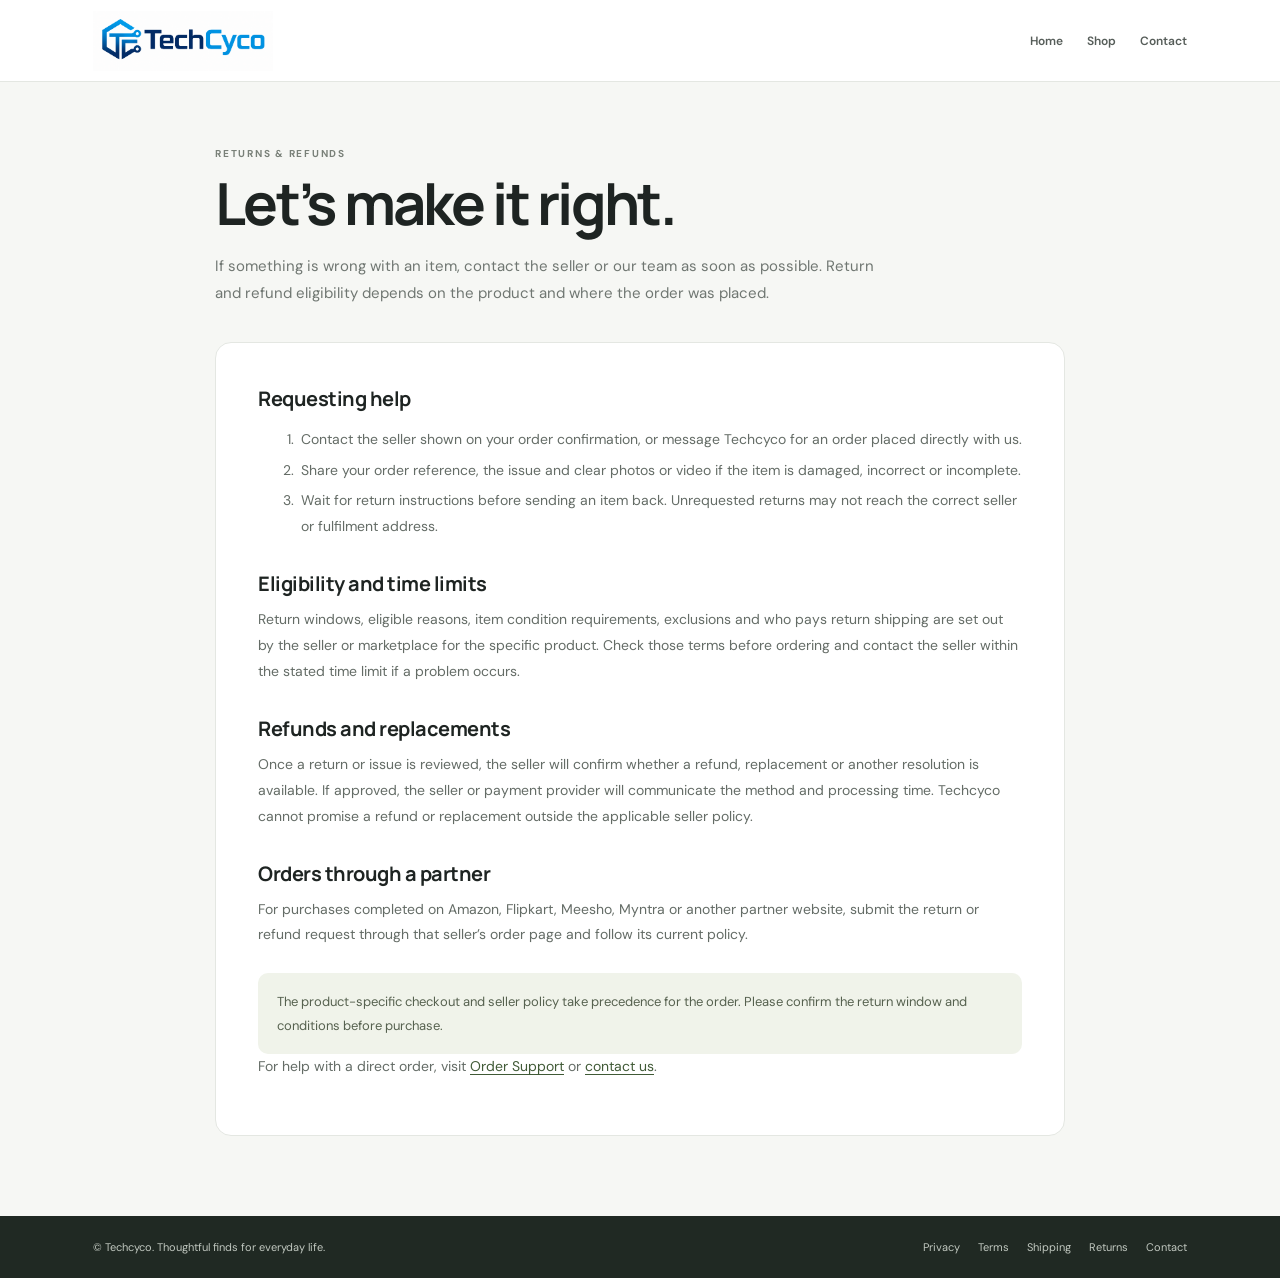
<file: pages/return-refund/index.html>
<!doctype html>
<html lang="en">
<head>
  <meta charset="utf-8">
  <meta name="viewport" content="width=device-width, initial-scale=1">
  <meta name="description" content="Learn how to ask about returns, replacements and refunds for Techcyco products.">
  <title>Return &amp; Refund Policy — Techcyco</title>
  <link rel="icon" type="image/jpeg" href="../../images/techcyco-favicon.jpeg">
  <link rel="preconnect" href="https://fonts.googleapis.com">
  <link rel="preconnect" href="https://fonts.gstatic.com" crossorigin>
  <link href="https://fonts.googleapis.com/css2?family=DM+Sans:wght@400;500;600;700&family=Manrope:wght@400;500;600;700;800&display=swap" rel="stylesheet">
  <link rel="stylesheet" href="../../css/style.css">
  <link rel="stylesheet" href="../../css/document-pages.css">
</head>
<body class="document-page">
  <header class="document-header"><a class="brand" href="../../index.html" aria-label="Techcyco home"><img src="../../images/techcyco-logo.png" alt="TechCyco"></a><nav aria-label="Main navigation"><a href="../../index.html">Home</a><a href="../../index.html#products">Shop</a><a href="../contact-us/index.html">Contact</a></nav></header>
  <main class="document-content">
    <p class="document-eyebrow">RETURNS &amp; REFUNDS</p>
    <h1>Let’s make it right.</h1>
    <p class="document-lede">If something is wrong with an item, contact the seller or our team as soon as possible. Return and refund eligibility depends on the product and where the order was placed.</p>
    <article class="document-card">
      <h2>Requesting help</h2>
      <ol>
        <li>Contact the seller shown on your order confirmation, or message Techcyco for an order placed directly with us.</li>
        <li>Share your order reference, the issue and clear photos or video if the item is damaged, incorrect or incomplete.</li>
        <li>Wait for return instructions before sending an item back. Unrequested returns may not reach the correct seller or fulfilment address.</li>
      </ol>
      <h2>Eligibility and time limits</h2>
      <p>Return windows, eligible reasons, item condition requirements, exclusions and who pays return shipping are set out by the seller or marketplace for the specific product. Check those terms before ordering and contact the seller within the stated time limit if a problem occurs.</p>
      <h2>Refunds and replacements</h2>
      <p>Once a return or issue is reviewed, the seller will confirm whether a refund, replacement or another resolution is available. If approved, the seller or payment provider will communicate the method and processing time. Techcyco cannot promise a refund or replacement outside the applicable seller policy.</p>
      <h2>Orders through a partner</h2>
      <p>For purchases completed on Amazon, Flipkart, Meesho, Myntra or another partner website, submit the return or refund request through that seller’s order page and follow its current policy.</p>
      <div class="document-callout">The product-specific checkout and seller policy take precedence for the order. Please confirm the return window and conditions before purchase.</div>
      <p>For help with a direct order, visit <a href="../order-support/index.html">Order Support</a> or <a href="../contact-us/index.html">contact us</a>.</p>
    </article>
  </main>
  <footer class="document-footer"><div class="document-footer-inner"><p>© Techcyco. Thoughtful finds for everyday life.</p><nav aria-label="Footer navigation"><a href="../privacy-policy/index.html">Privacy</a><a href="../terms-and-conditions/index.html">Terms</a><a href="../shipping-policy/index.html">Shipping</a><a href="../return-refund/index.html">Returns</a><a href="../contact-us/index.html">Contact</a></nav></div></footer>
</body>
</html>
</file>
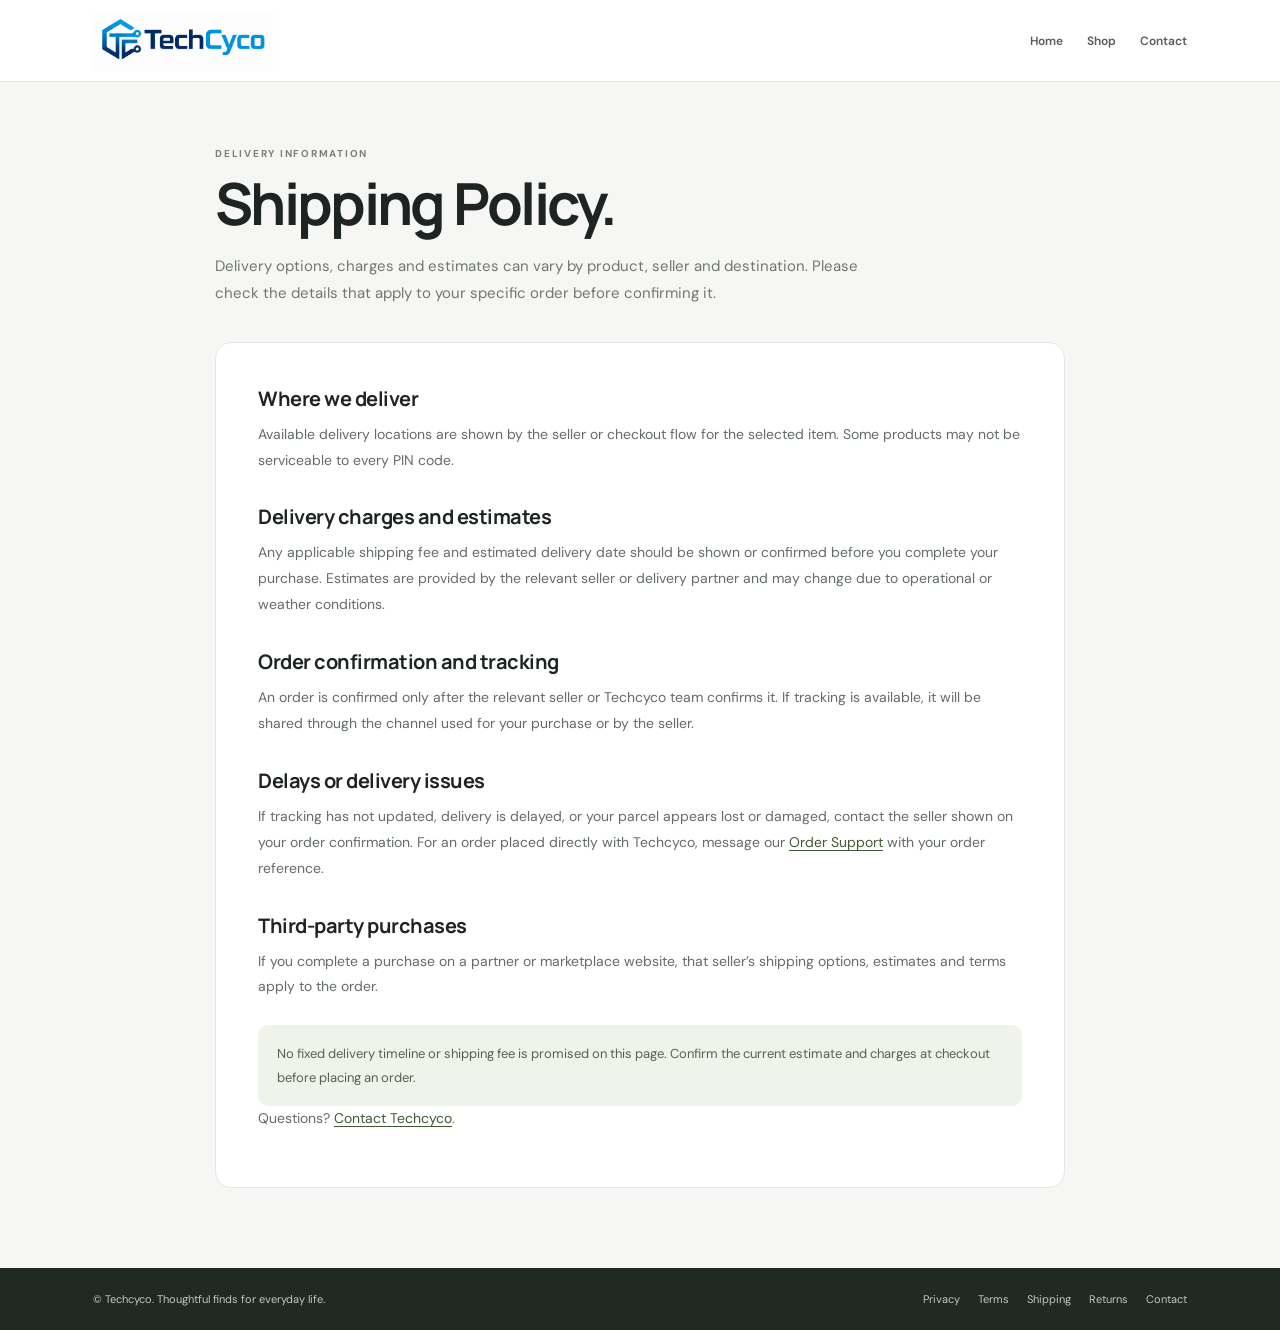
<file: pages/shipping-policy/index.html>
<!doctype html>
<html lang="en">
<head>
  <meta charset="utf-8">
  <meta name="viewport" content="width=device-width, initial-scale=1">
  <meta name="description" content="Read how shipping and delivery information works for Techcyco orders.">
  <title>Shipping Policy — Techcyco</title>
  <link rel="icon" type="image/jpeg" href="../../images/techcyco-favicon.jpeg">
  <link rel="preconnect" href="https://fonts.googleapis.com">
  <link rel="preconnect" href="https://fonts.gstatic.com" crossorigin>
  <link href="https://fonts.googleapis.com/css2?family=DM+Sans:wght@400;500;600;700&family=Manrope:wght@400;500;600;700;800&display=swap" rel="stylesheet">
  <link rel="stylesheet" href="../../css/style.css">
  <link rel="stylesheet" href="../../css/document-pages.css">
</head>
<body class="document-page">
  <header class="document-header"><a class="brand" href="../../index.html" aria-label="Techcyco home"><img src="../../images/techcyco-logo.png" alt="TechCyco"></a><nav aria-label="Main navigation"><a href="../../index.html">Home</a><a href="../../index.html#products">Shop</a><a href="../contact-us/index.html">Contact</a></nav></header>
  <main class="document-content">
    <p class="document-eyebrow">DELIVERY INFORMATION</p>
    <h1>Shipping Policy.</h1>
    <p class="document-lede">Delivery options, charges and estimates can vary by product, seller and destination. Please check the details that apply to your specific order before confirming it.</p>
    <article class="document-card">
      <h2>Where we deliver</h2>
      <p>Available delivery locations are shown by the seller or checkout flow for the selected item. Some products may not be serviceable to every PIN code.</p>
      <h2>Delivery charges and estimates</h2>
      <p>Any applicable shipping fee and estimated delivery date should be shown or confirmed before you complete your purchase. Estimates are provided by the relevant seller or delivery partner and may change due to operational or weather conditions.</p>
      <h2>Order confirmation and tracking</h2>
      <p>An order is confirmed only after the relevant seller or Techcyco team confirms it. If tracking is available, it will be shared through the channel used for your purchase or by the seller.</p>
      <h2>Delays or delivery issues</h2>
      <p>If tracking has not updated, delivery is delayed, or your parcel appears lost or damaged, contact the seller shown on your order confirmation. For an order placed directly with Techcyco, message our <a href="../order-support/index.html">Order Support</a> with your order reference.</p>
      <h2>Third-party purchases</h2>
      <p>If you complete a purchase on a partner or marketplace website, that seller’s shipping options, estimates and terms apply to the order.</p>
      <div class="document-callout">No fixed delivery timeline or shipping fee is promised on this page. Confirm the current estimate and charges at checkout before placing an order.</div>
      <p>Questions? <a href="../contact-us/index.html">Contact Techcyco</a>.</p>
    </article>
  </main>
  <footer class="document-footer"><div class="document-footer-inner"><p>© Techcyco. Thoughtful finds for everyday life.</p><nav aria-label="Footer navigation"><a href="../privacy-policy/index.html">Privacy</a><a href="../terms-and-conditions/index.html">Terms</a><a href="../shipping-policy/index.html">Shipping</a><a href="../return-refund/index.html">Returns</a><a href="../contact-us/index.html">Contact</a></nav></div></footer>
</body>
</html>
</file>
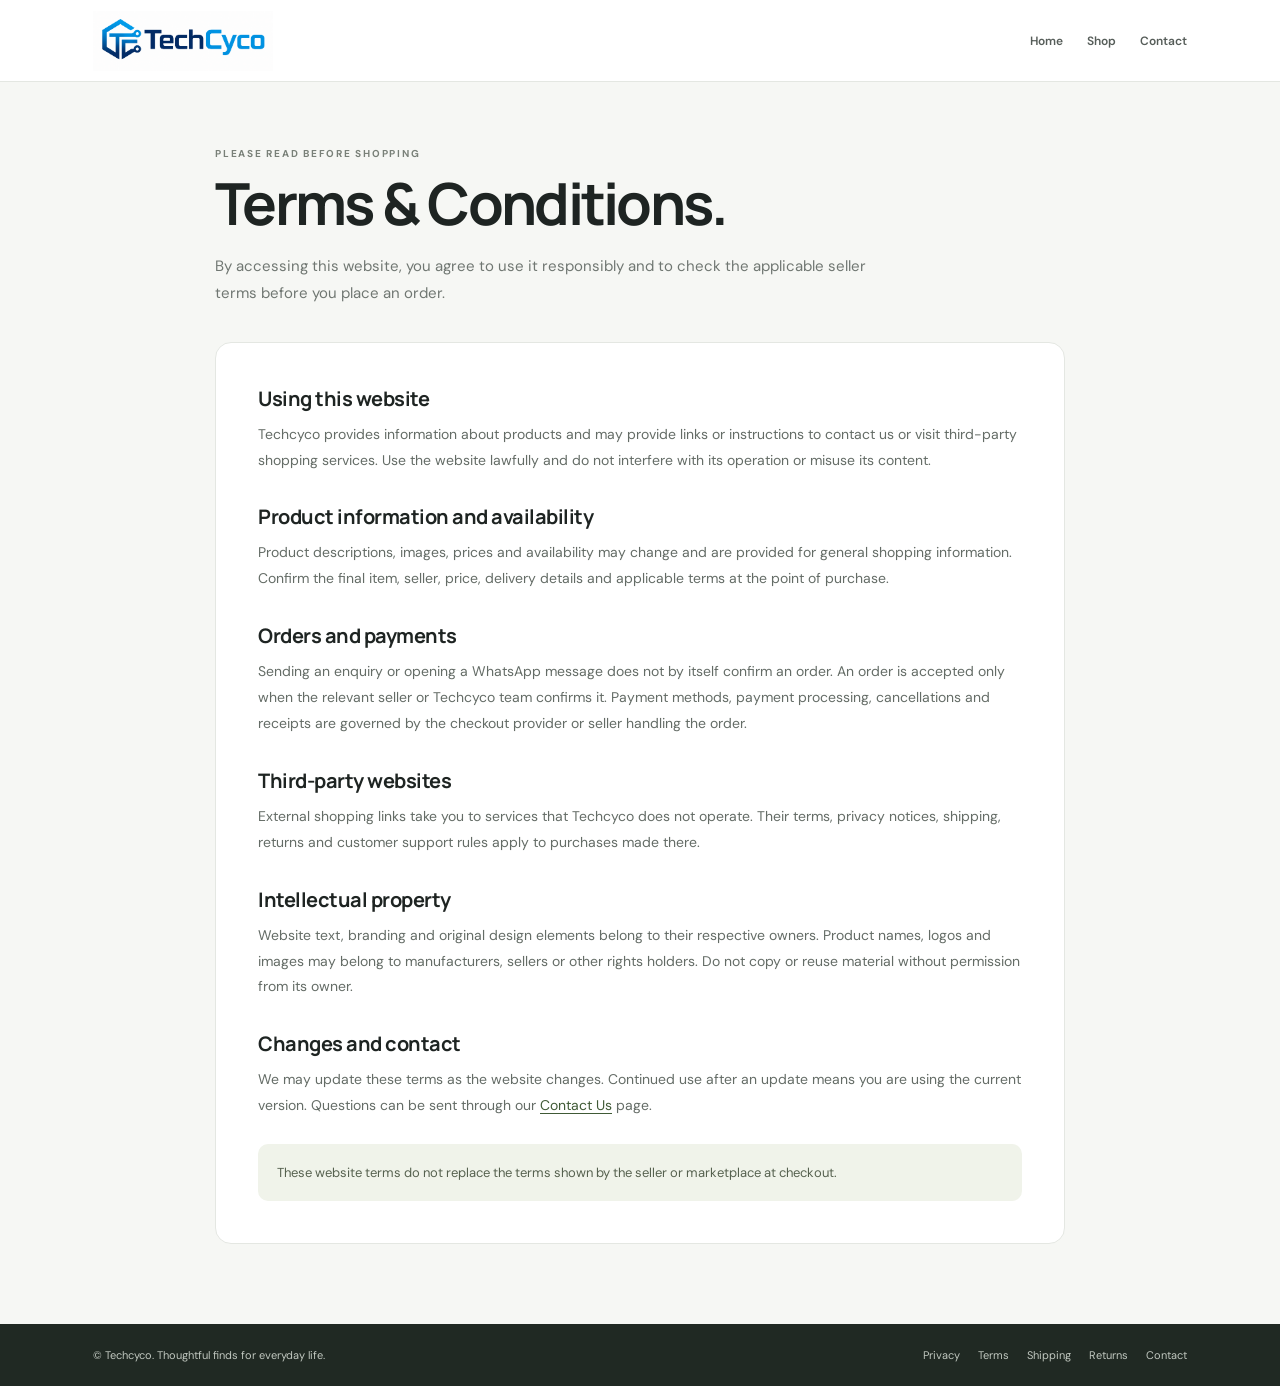
<file: pages/terms-and-conditions/index.html>
<!doctype html>
<html lang="en">
<head>
  <meta charset="utf-8">
  <meta name="viewport" content="width=device-width, initial-scale=1">
  <meta name="description" content="Terms and Conditions for using the Techcyco website and shopping links.">
  <title>Terms &amp; Conditions — Techcyco</title>
  <link rel="icon" type="image/jpeg" href="../../images/techcyco-favicon.jpeg">
  <link rel="preconnect" href="https://fonts.googleapis.com">
  <link rel="preconnect" href="https://fonts.gstatic.com" crossorigin>
  <link href="https://fonts.googleapis.com/css2?family=DM+Sans:wght@400;500;600;700&family=Manrope:wght@400;500;600;700;800&display=swap" rel="stylesheet">
  <link rel="stylesheet" href="../../css/style.css">
  <link rel="stylesheet" href="../../css/document-pages.css">
</head>
<body class="document-page">
  <header class="document-header"><a class="brand" href="../../index.html" aria-label="Techcyco home"><img src="../../images/techcyco-logo.png" alt="TechCyco"></a><nav aria-label="Main navigation"><a href="../../index.html">Home</a><a href="../../index.html#products">Shop</a><a href="../contact-us/index.html">Contact</a></nav></header>
  <main class="document-content">
    <p class="document-eyebrow">PLEASE READ BEFORE SHOPPING</p>
    <h1>Terms &amp; Conditions.</h1>
    <p class="document-lede">By accessing this website, you agree to use it responsibly and to check the applicable seller terms before you place an order.</p>
    <article class="document-card">
      <h2>Using this website</h2>
      <p>Techcyco provides information about products and may provide links or instructions to contact us or visit third-party shopping services. Use the website lawfully and do not interfere with its operation or misuse its content.</p>
      <h2>Product information and availability</h2>
      <p>Product descriptions, images, prices and availability may change and are provided for general shopping information. Confirm the final item, seller, price, delivery details and applicable terms at the point of purchase.</p>
      <h2>Orders and payments</h2>
      <p>Sending an enquiry or opening a WhatsApp message does not by itself confirm an order. An order is accepted only when the relevant seller or Techcyco team confirms it. Payment methods, payment processing, cancellations and receipts are governed by the checkout provider or seller handling the order.</p>
      <h2>Third-party websites</h2>
      <p>External shopping links take you to services that Techcyco does not operate. Their terms, privacy notices, shipping, returns and customer support rules apply to purchases made there.</p>
      <h2>Intellectual property</h2>
      <p>Website text, branding and original design elements belong to their respective owners. Product names, logos and images may belong to manufacturers, sellers or other rights holders. Do not copy or reuse material without permission from its owner.</p>
      <h2>Changes and contact</h2>
      <p>We may update these terms as the website changes. Continued use after an update means you are using the current version. Questions can be sent through our <a href="../contact-us/index.html">Contact Us</a> page.</p>
      <div class="document-callout">These website terms do not replace the terms shown by the seller or marketplace at checkout.</div>
    </article>
  </main>
  <footer class="document-footer"><div class="document-footer-inner"><p>© Techcyco. Thoughtful finds for everyday life.</p><nav aria-label="Footer navigation"><a href="../privacy-policy/index.html">Privacy</a><a href="../terms-and-conditions/index.html">Terms</a><a href="../shipping-policy/index.html">Shipping</a><a href="../return-refund/index.html">Returns</a><a href="../contact-us/index.html">Contact</a></nav></div></footer>
</body>
</html>
</file>
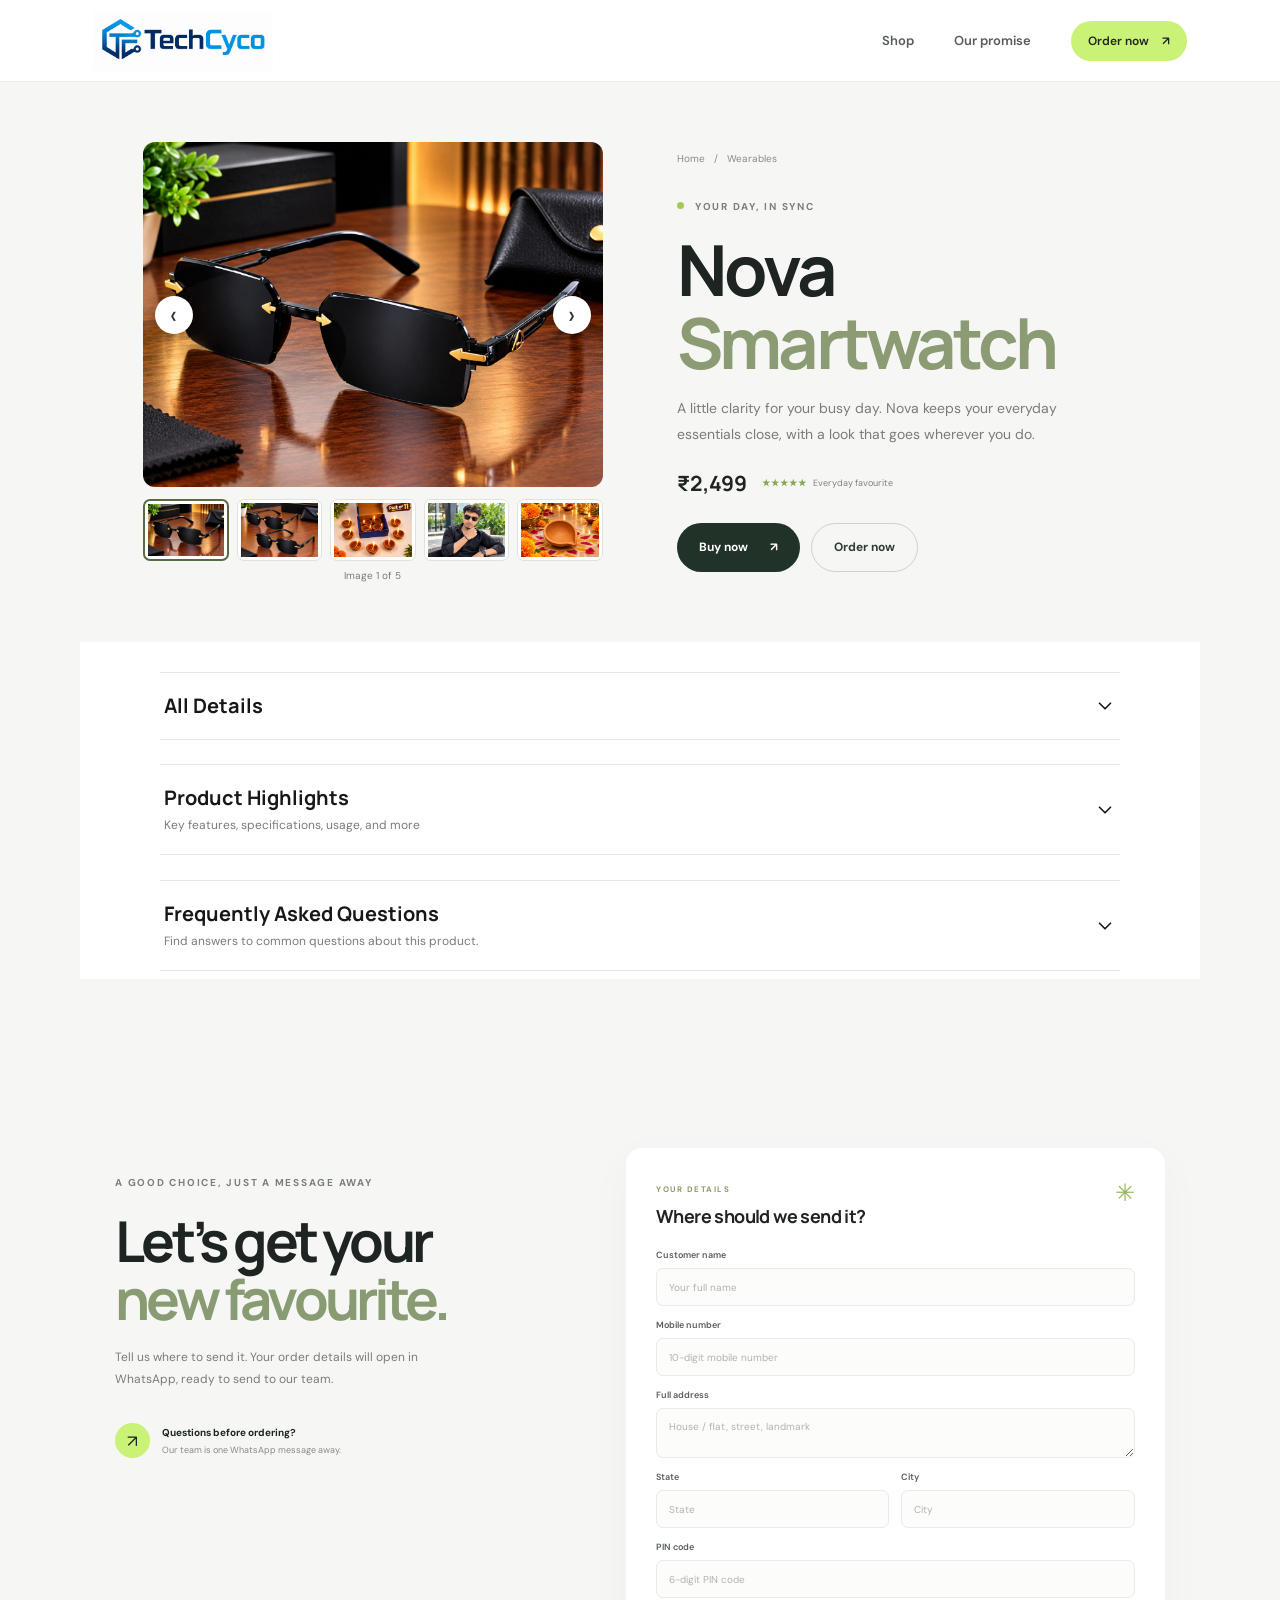
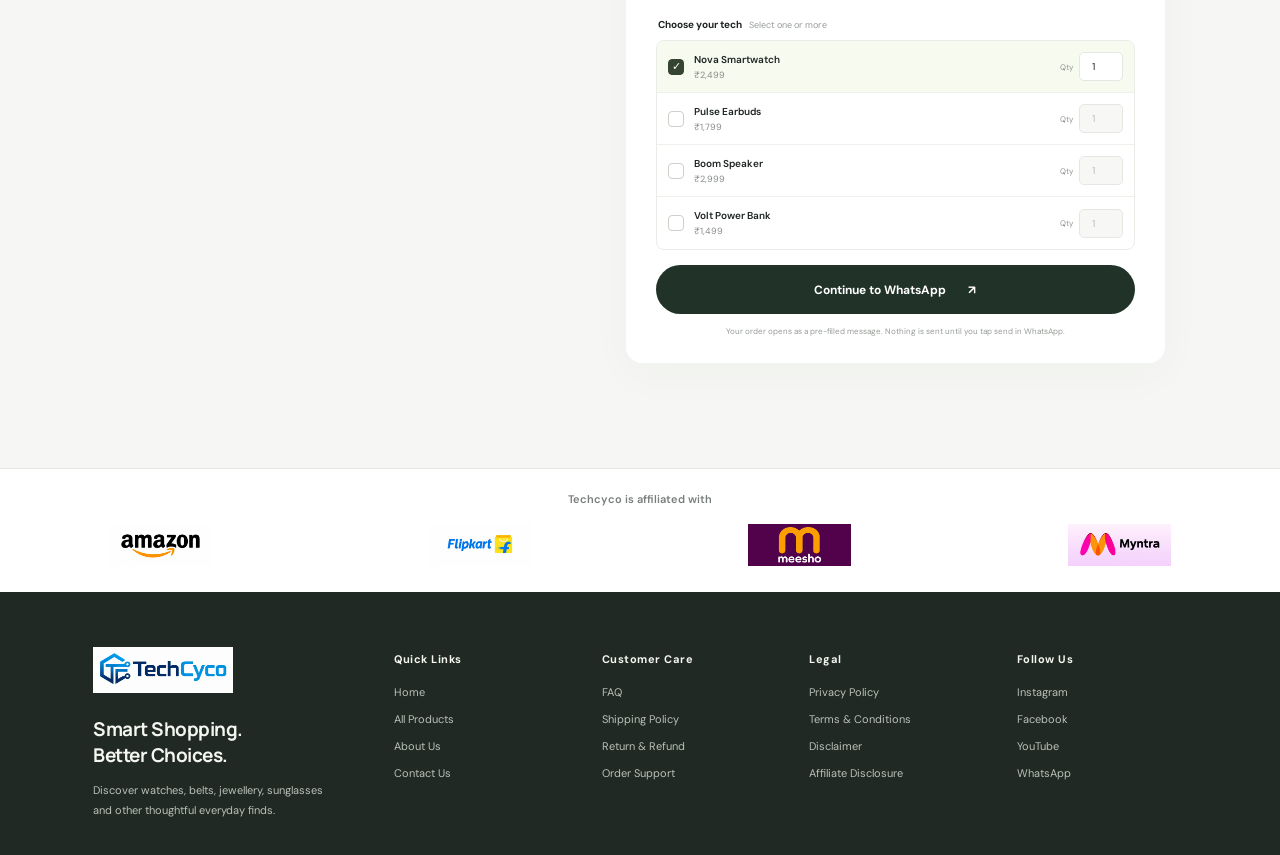
<file: products/product1/index.html>
<!doctype html>
<html lang="en">

<head>
  <meta charset="utf-8">
  <meta name="viewport" content="width=device-width, initial-scale=1">
  <meta name="theme-color" content="#f6f7f4">
  <meta name="description" content="Meet the Nova Smartwatch — your day, in sync. Order from Techcyco on WhatsApp.">
  <title>Nova Smartwatch — Techcyco</title>
  <link rel="icon" type="image/jpeg" href="../../images/techcyco-favicon.jpeg">
  <link rel="preconnect" href="https://fonts.googleapis.com">
  <link rel="preconnect" href="https://fonts.gstatic.com" crossorigin>
  <link
    href="https://fonts.googleapis.com/css2?family=DM+Sans:wght@400;500;600;700&family=Manrope:wght@400;500;600;700;800&display=swap"
    rel="stylesheet">
  <link rel="stylesheet" href="../../css/style.css">
  <link rel="stylesheet" href="style.css">
</head>

<body class="product-page" data-product="product1">
  <header class="site-header"><a class="brand" href="../../index.html" aria-label="Techcyco home"><img
        src="../../images/techcyco-logo.png" alt="TechCyco"></a>
    <nav class="main-nav" aria-label="Main navigation"><a href="../../index.html#products">Shop</a><a
        href="../../index.html#about">Our promise</a><a class="nav-cta" href="#order">Order now <span
          aria-hidden="true">↗</span></a></nav>
  </header>
  <main>
    <section class="product-hero">
      <div class="product-hero-copy">
        <p class="breadcrumb"><a href="../../index.html">Home</a> &nbsp; / &nbsp; Wearables</p>
        <p class="eyebrow"><span class="eyebrow-dot"></span> YOUR DAY, IN SYNC</p>
        <h1>Nova <span>Smartwatch</span></h1>
        <p class="product-lede">A little clarity for your busy day. Nova keeps your everyday essentials close, with a
          look that goes wherever you do.</p>
        <div class="product-meta"><strong class="product-price">₹2,499</strong><span class="product-review"><b>★★★★★</b>
            &nbsp; Everyday favourite</span></div>
        <div class="product-actions"><button class="button button-dark" type="button" data-buy-product="product1">Buy
            now <span aria-hidden="true">↗</span></button><a class="button button-outline" href="#order">Order now</a>
        </div>
      </div>
      <div class="product-gallery" data-product-gallery role="region" aria-label="Product images"
        aria-roledescription="carousel">
        <div class="product-visual" data-gallery-stage tabindex="0"
          aria-label="Product image. Use the arrow buttons or swipe to browse.">
          <img data-gallery-main src="../../images/psun106_1.jpeg" alt="Product image 1 of 5">
          <button class="gallery-arrow gallery-previous" type="button" data-gallery-previous
            aria-label="Previous image"><span aria-hidden="true">‹</span></button>
          <button class="gallery-arrow gallery-next" type="button" data-gallery-next aria-label="Next image"><span
              aria-hidden="true">›</span></button>
        </div>
        <div class="product-gallery-thumbnails" role="group" aria-label="Choose a product image">
          <button type="button" class="gallery-thumbnail is-active" data-gallery-index="0"
            data-image-src="../../images/psun106_1.jpeg" data-image-alt="Product image 1 of 5"
            aria-label="Show image 1 of 5" aria-pressed="true"><img src="../../images/psun106_1.jpeg" alt=""></button>
          <button type="button" class="gallery-thumbnail" data-gallery-index="1"
            data-image-src="../../images/psun106_2.jpeg" data-image-alt="Product image 2 of 5"
            aria-label="Show image 2 of 5" aria-pressed="false"><img src="../../images/psun106_2.jpeg" alt=""></button>
          <button type="button" class="gallery-thumbnail" data-gallery-index="2"
            data-image-src="../../images/product1-gallery-3.png" data-image-alt="Product image 3 of 5"
            aria-label="Show image 3 of 5" aria-pressed="false"><img src="../../images/product1-gallery-3.png"
              alt=""></button>
          <button type="button" class="gallery-thumbnail" data-gallery-index="3"
            data-image-src="../../images/product1-gallery-4.png" data-image-alt="Product image 4 of 5"
            aria-label="Show image 4 of 5" aria-pressed="false"><img src="../../images/product1-gallery-4.png"
              alt=""></button>
          <button type="button" class="gallery-thumbnail" data-gallery-index="4"
            data-image-src="../../images/product1-gallery-5.png" data-image-alt="Product image 5 of 5"
            aria-label="Show image 5 of 5" aria-pressed="false"><img src="../../images/product1-gallery-5.png"
              alt=""></button>
        </div>
        <p class="gallery-status" data-gallery-status aria-live="polite">Image 1 of 5</p>
      </div>
    </section>
    <section class="all-details-section" data-all-details>
      <button class="all-details-toggle" id="all-details-toggle" type="button" aria-expanded="false"
        aria-controls="all-details-content">
        <span>All Details</span>
        <svg class="all-details-chevron" viewBox="0 0 24 24" aria-hidden="true">
          <path d="m6 9 6 6 6-6" />
        </svg>
      </button>
      <div class="all-details-content" id="all-details-content" aria-hidden="true" inert>
        <div class="all-details-inner">
          <div class="details-tabs" role="tablist" aria-label="Product details">
            <button class="details-tab is-active" id="details-tab-specifications" type="button" role="tab"
              aria-selected="true" aria-controls="details-panel-specifications" tabindex="0"
              data-details-tab="specifications">Specifications</button>
            <button class="details-tab" id="details-tab-description" type="button" role="tab" aria-selected="false"
              aria-controls="details-panel-description" tabindex="-1"
              data-details-tab="description">Description</button>
            <button class="details-tab" id="details-tab-manufacturer" type="button" role="tab" aria-selected="false"
              aria-controls="details-panel-manufacturer" tabindex="-1" data-details-tab="manufacturer">Manufacturer
              Info</button>
          </div>
          <div class="details-panels">
            <section class="details-panel is-active" id="details-panel-specifications" role="tabpanel"
              aria-labelledby="details-tab-specifications" data-details-panel="specifications"></section>
            <section class="details-panel" id="details-panel-description" role="tabpanel"
              aria-labelledby="details-tab-description" data-details-panel="description" hidden></section>
            <section class="details-panel" id="details-panel-manufacturer" role="tabpanel"
              aria-labelledby="details-tab-manufacturer" data-details-panel="manufacturer" hidden></section>
          </div>
        </div>
      </div>
    </section>
    <section class="product-highlights-accordion" data-product-highlights>
      <button class="product-highlights-toggle" type="button" data-product-highlights-toggle aria-expanded="false"
        aria-controls="product-highlights-content">
        <span class="product-highlights-heading"><strong>Product Highlights</strong><span>Key features, specifications,
            usage, and more</span></span>
        <svg class="product-highlights-chevron" viewBox="0 0 24 24" aria-hidden="true">
          <path d="m6 9 6 6 6-6" />
        </svg>
      </button>
      <div class="product-highlights-content" id="product-highlights-content" data-product-highlights-content
        aria-hidden="true" inert>
        <dl class="product-highlights-grid" data-product-highlights-list></dl>
      </div>
    </section>
    <section class="product-faq-section" data-product-faq>
      <button class="product-faq-toggle" type="button" data-product-faq-toggle aria-expanded="false"
        aria-controls="product-faq-content">
        <span class="product-faq-heading"><strong>Frequently Asked Questions</strong><span>Find answers to common
            questions about this product.</span></span>
        <svg class="product-faq-section-chevron" viewBox="0 0 24 24" aria-hidden="true">
          <path d="m6 9 6 6 6-6" />
        </svg>
      </button>
      <div class="product-faq-content" id="product-faq-content" data-product-faq-content aria-hidden="true" inert>
        <div class="product-faq-list" data-product-faq-list></div>
      </div>
    </section>
    <section class="order-section section-wrap" id="order">
      <div class="order-intro">
        <p class="eyebrow">A GOOD CHOICE, JUST A MESSAGE AWAY</p>
        <h2>Let’s get your<br><span>new favourite.</span></h2>
        <p>Tell us where to send it. Your order details will open in WhatsApp, ready to send to our team.</p>
        <div class="order-help"><span class="help-icon">↗</span><span><strong>Questions before
              ordering?</strong><small>Our team is one WhatsApp message away.</small></span></div>
      </div>
      <form class="order-form" data-order-form>
        <div class="form-heading">
          <div><span class="form-step">YOUR DETAILS</span>
            <h3>Where should we send it?</h3>
          </div><span class="form-spark">✳</span>
        </div>
        <div class="form-grid">
          <label class="field field-full"><span>Customer name</span><input name="customerName" type="text"
              autocomplete="name" placeholder="Your full name" required></label>
          <label class="field field-full"><span>Mobile number</span><input name="mobile" type="tel" inputmode="tel"
              autocomplete="tel" pattern="[+]?[0-9\s()-]{10,15}" placeholder="10-digit mobile number" required></label>
          <label class="field field-full"><span>Full address</span><textarea name="address" rows="2"
              autocomplete="street-address" placeholder="House / flat, street, landmark" required></textarea></label>
          <label class="field"><span>State</span><input name="state" type="text" autocomplete="address-level1"
              placeholder="State" required></label>
          <label class="field"><span>City</span><input name="city" type="text" autocomplete="address-level2"
              placeholder="City" required></label>
          <label class="field field-full"><span>PIN code</span><input name="pin" type="text" inputmode="numeric"
              autocomplete="postal-code" pattern="[0-9]{6}" maxlength="6" placeholder="6-digit PIN code"
              required></label>
        </div>
        <fieldset class="product-picker">
          <legend>Choose your tech <small>Select one or more</small></legend>
          <div class="form-product-list">
            <label class="form-product"><input type="checkbox" name="product" value="product1"><span class="check-box"
                aria-hidden="true"></span><span class="form-product-name">Nova
                Smartwatch<small>₹2,499</small></span><span class="qty-control"><span>Qty</span><input type="number"
                  name="qty-product1" min="1" max="99" value="1" aria-label="Quantity of Nova Smartwatch"
                  disabled></span></label>
            <label class="form-product"><input type="checkbox" name="product" value="product2"><span class="check-box"
                aria-hidden="true"></span><span class="form-product-name">Pulse Earbuds<small>₹1,799</small></span><span
                class="qty-control"><span>Qty</span><input type="number" name="qty-product2" min="1" max="99" value="1"
                  aria-label="Quantity of Pulse Earbuds" disabled></span></label>
            <label class="form-product"><input type="checkbox" name="product" value="product3"><span class="check-box"
                aria-hidden="true"></span><span class="form-product-name">Boom Speaker<small>₹2,999</small></span><span
                class="qty-control"><span>Qty</span><input type="number" name="qty-product3" min="1" max="99" value="1"
                  aria-label="Quantity of Boom Speaker" disabled></span></label>
            <label class="form-product"><input type="checkbox" name="product" value="product4"><span class="check-box"
                aria-hidden="true"></span><span class="form-product-name">Volt Power
                Bank<small>₹1,499</small></span><span class="qty-control"><span>Qty</span><input type="number"
                  name="qty-product4" min="1" max="99" value="1" aria-label="Quantity of Volt Power Bank"
                  disabled></span></label>
          </div>
          <p class="form-error" data-form-error role="alert" hidden></p>
        </fieldset>
        <button class="button button-dark submit-order" type="submit">Continue to WhatsApp <span
            aria-hidden="true">↗</span></button>
        <p class="form-note">Your order opens as a pre-filled message. Nothing is sent until you tap send in WhatsApp.
        </p>
      </form>
    </section>
  </main>
  <section class="affiliate-strip" aria-label="Affiliate partners">
    <p>Techcyco is affiliated with</p>
    <div class="affiliate-marquee">
      <div class="affiliate-track">
        <span class="affiliate-logo-group">
          <img src="../../images/affiliated_amazon.jpeg" alt="Amazon">
          <img src="../../images/affiliated_fliptkard.jpeg" alt="Flipkart">
          <img src="../../images/affiliated_meesho.jpeg" alt="Meesho">
          <img src="../../images/affiliated_mytra.jpeg" alt="Myntra">
        </span>
        <span class="affiliate-logo-group" aria-hidden="true">
          <img src="../../images/affiliated_amazon.jpeg" alt="">
          <img src="../../images/affiliated_fliptkard.jpeg" alt="">
          <img src="../../images/affiliated_meesho.jpeg" alt="">
          <img src="../../images/affiliated_mytra.jpeg" alt="">
        </span>
      </div>
    </div>
  </section>
  <footer class="site-footer">
    <div class="footer-main">
      <section class="footer-about" id="about"><a class="brand" href="../../index.html" aria-label="Techcyco home"><img
            src="../../images/techcyco-logo.png" alt="TechCyco"></a>
        <h2>Smart Shopping.<br>Better Choices.</h2>
        <p>Discover watches, belts, jewellery, sunglasses and other thoughtful everyday finds.</p>
      </section>
      <nav class="footer-column" aria-label="Quick Links">
        <h2>Quick Links</h2><a href="../../index.html">Home</a><a href="../../index.html#products">All Products</a><a
          href="../../pages/about-us/index.html">About Us</a><a href="../../pages/contact-us/index.html">Contact Us</a>
      </nav>
      <nav class="footer-column" aria-label="Customer Care">
        <h2>Customer Care</h2><a href="../../pages/faq/index.html">FAQ</a><a
          href="../../pages/shipping-policy/index.html">Shipping Policy</a><a
          href="../../pages/return-refund/index.html">Return &amp; Refund</a><a
          href="../../pages/order-support/index.html">Order Support</a>
      </nav>
      <nav class="footer-column" aria-label="Legal">
        <h2>Legal</h2><a href="../../pages/privacy-policy/index.html">Privacy Policy</a><a
          href="../../pages/terms-and-conditions/index.html">Terms &amp; Conditions</a><a
          href="../../pages/disclaimer/index.html">Disclaimer</a><a
          href="../../pages/affiliate-disclosure/index.html">Affiliate Disclosure</a>
      </nav>
      <nav class="footer-column" aria-label="Follow Us">
        <h2>Follow Us</h2><a href="https://www.instagram.com/" target="_blank" rel="noopener noreferrer">Instagram</a><a
          href="https://www.facebook.com/" target="_blank" rel="noopener noreferrer">Facebook</a><a
          href="https://www.youtube.com/" target="_blank" rel="noopener noreferrer">YouTube</a><a
          href="https://wa.me/918271734883" target="_blank" rel="noopener noreferrer">WhatsApp</a>
      </nav>
    </div>
  </footer>
  <script src="script.js"></script>
  <script src="../../js/product-gallery.js"></script>
  <script src="../../js/script.js"></script>
  <script src="../../js/product-details.js"></script>
</body>

</html>
</file>
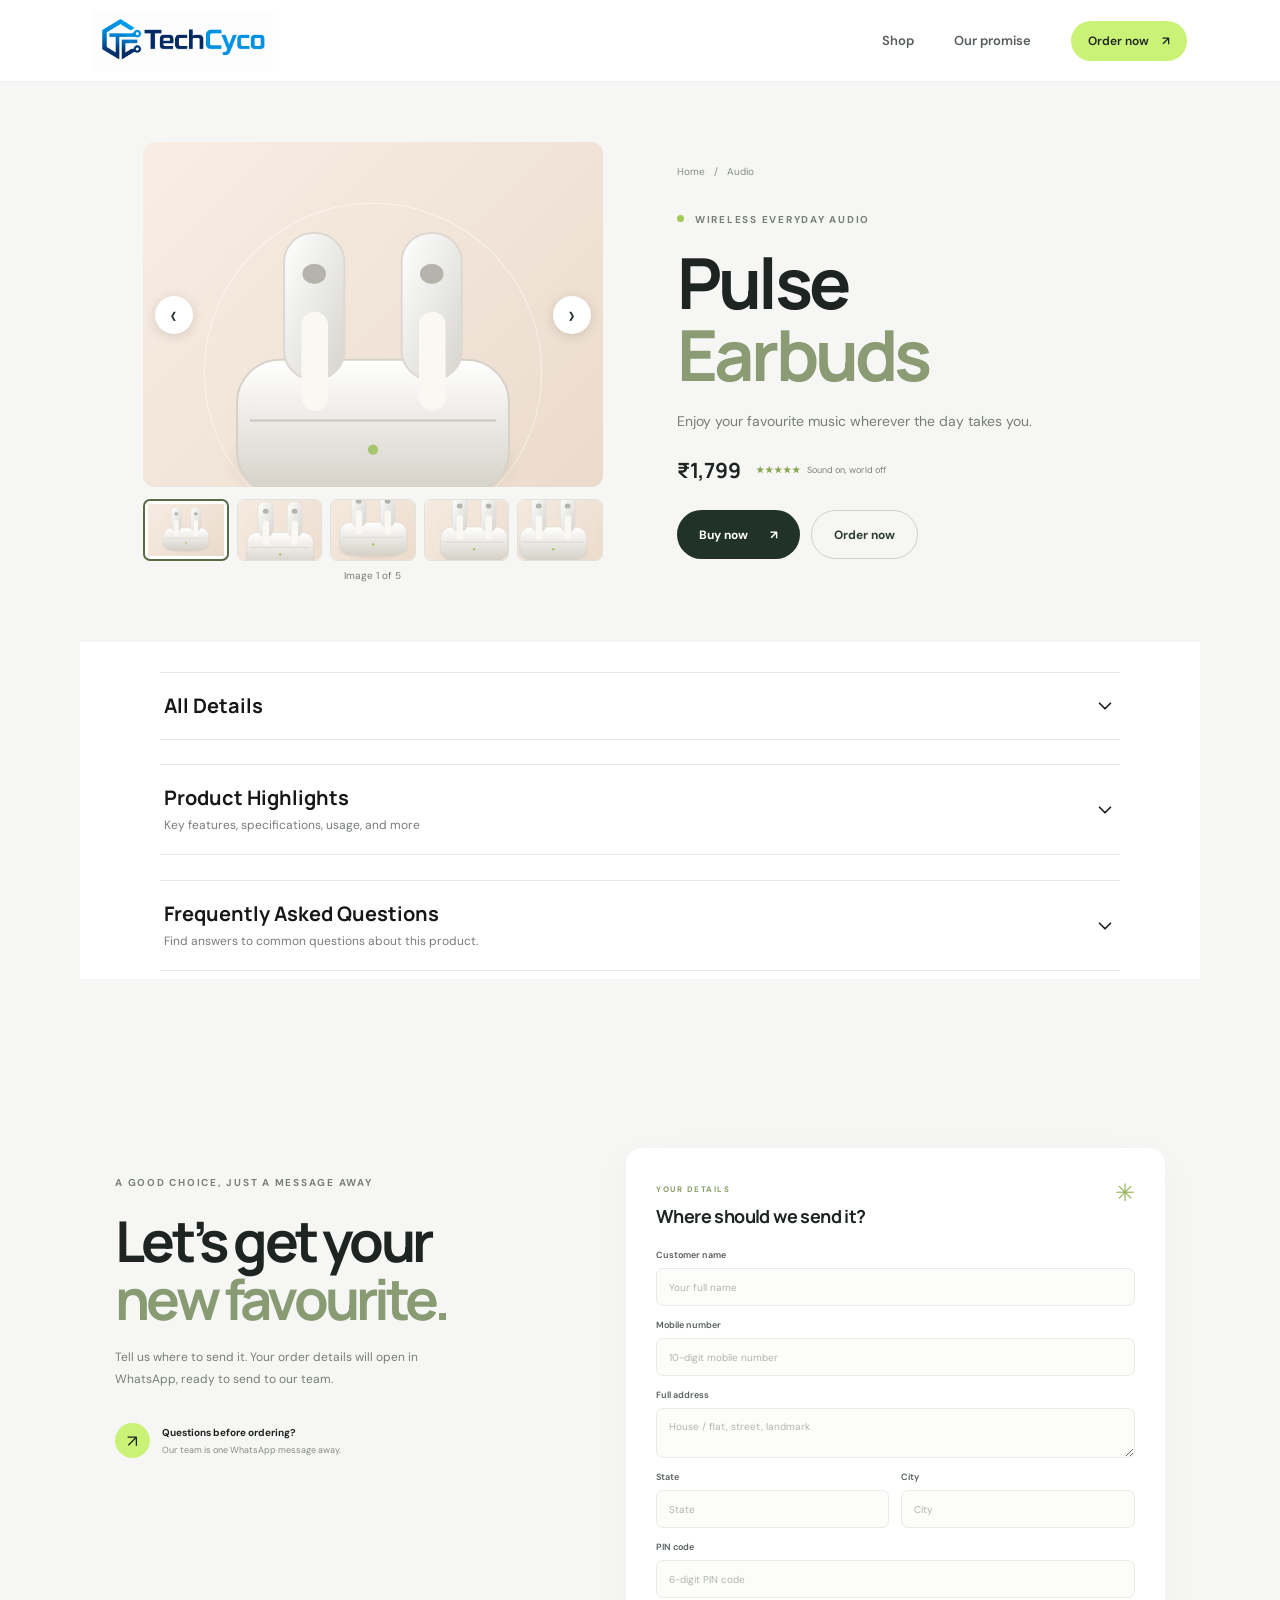
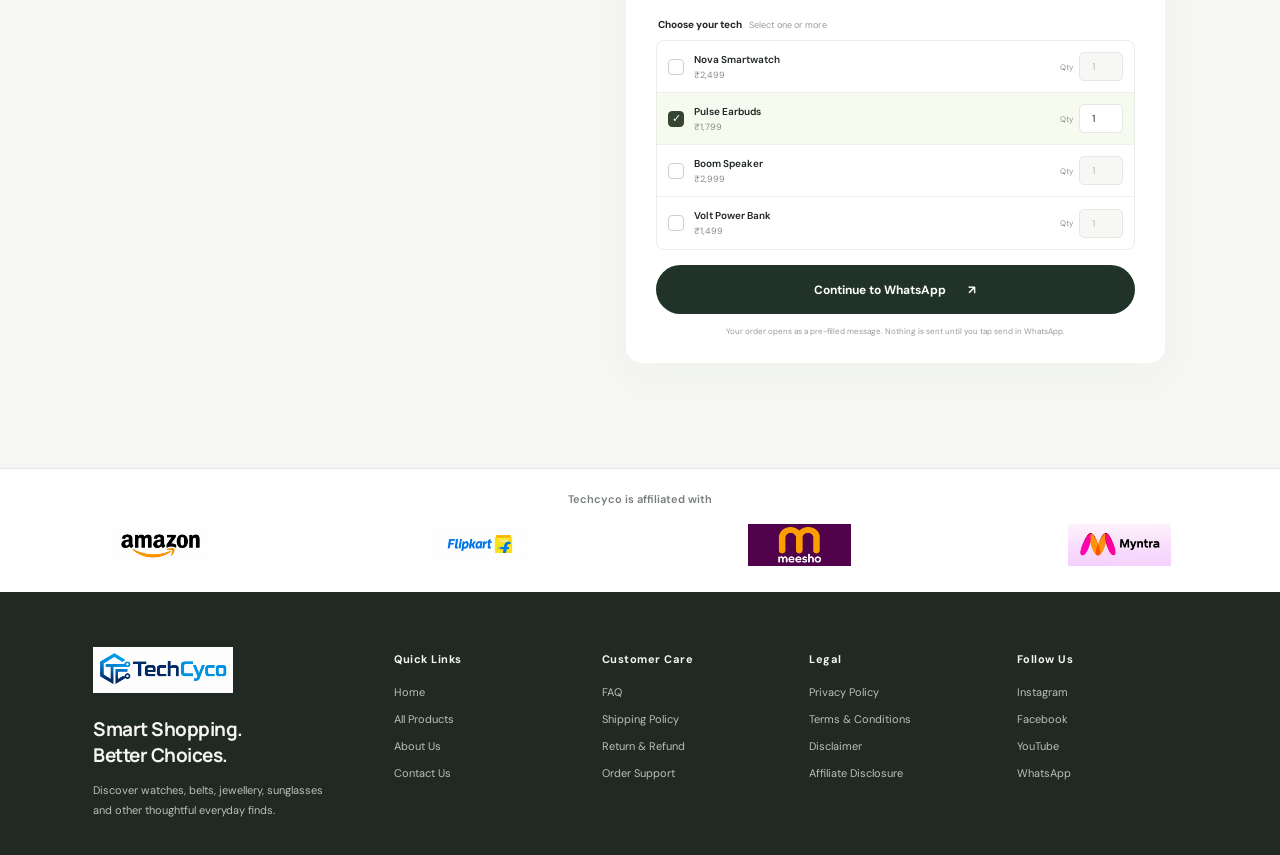
<file: products/product2/index.html>
<!doctype html>
<html lang="en">

<head>
  <meta charset="utf-8">
  <meta name="viewport" content="width=device-width, initial-scale=1">
  <meta name="theme-color" content="#f6f7f4">
  <meta name="description"
    content="Meet the Pulse Earbuds — your soundtrack, untangled. Order from Techcyco on WhatsApp.">
  <title>Pulse Earbuds — Techcyco</title>
  <link rel="icon" type="image/jpeg" href="../../images/techcyco-favicon.jpeg">
  <link rel="preconnect" href="https://fonts.googleapis.com">
  <link rel="preconnect" href="https://fonts.gstatic.com" crossorigin>
  <link
    href="https://fonts.googleapis.com/css2?family=DM+Sans:wght@400;500;600;700&family=Manrope:wght@400;500;600;700;800&display=swap"
    rel="stylesheet">
  <link rel="stylesheet" href="../../css/style.css">
  <link rel="stylesheet" href="style.css">
</head>

<body class="product-page" data-product="product2">
  <header class="site-header"><a class="brand" href="../../index.html" aria-label="Techcyco home"><img
        src="../../images/techcyco-logo.png" alt="TechCyco"></a>
    <nav class="main-nav" aria-label="Main navigation"><a href="../../index.html#products">Shop</a><a
        href="../../index.html#about">Our promise</a><a class="nav-cta" href="#order">Order now <span
          aria-hidden="true">↗</span></a></nav>
  </header>
  <main>
    <section class="product-hero">
      <div class="product-hero-copy">
        <p class="breadcrumb"><a href="../../index.html">Home</a> &nbsp; / &nbsp; Audio</p>
        <p class="eyebrow"><span class="eyebrow-dot"></span> WIRELESS EVERYDAY AUDIO</p>
        <h1>Pulse <span>Earbuds</span></h1>
        <p class="product-lede">Enjoy your favourite music wherever the day takes you.</p>
        <div class="product-meta"><strong class="product-price">₹1,799</strong><span class="product-review"><b>★★★★★</b>
            &nbsp; Sound on, world off</span></div>
        <div class="product-actions"><button class="button button-dark" type="button" data-buy-product="product2">Buy
            now <span aria-hidden="true">↗</span></button><a class="button button-outline" href="#order">Order now</a>
        </div>
      </div>
      <div class="product-gallery" data-product-gallery role="region" aria-label="Product images"
        aria-roledescription="carousel">
        <div class="product-visual" data-gallery-stage tabindex="0"
          aria-label="Product image. Use the arrow buttons or swipe to browse.">
          <img data-gallery-main src="../../images/product2.svg" alt="Pulse wireless earbuds and charging case">
          <button class="gallery-arrow gallery-previous" type="button" data-gallery-previous
            aria-label="Previous image"><span aria-hidden="true">‹</span></button>
          <button class="gallery-arrow gallery-next" type="button" data-gallery-next aria-label="Next image"><span
              aria-hidden="true">›</span></button>
        </div>
        <div class="product-gallery-thumbnails" role="group" aria-label="Choose a product image">
          <button type="button" class="gallery-thumbnail is-active" data-gallery-index="0"
            data-image-src="../../images/product2.svg" data-image-alt="Pulse Earbuds full view" data-image-scale="1"
            data-image-focus="50% 50%" aria-label="Show image 1 of 5" aria-pressed="true"><img
              src="../../images/product2.svg" alt=""></button>
          <button type="button" class="gallery-thumbnail" data-gallery-index="1"
            data-image-src="../../images/product2.svg" data-image-alt="Pulse Earbuds close-up, upper view"
            data-image-scale="1.45" data-image-focus="50% 28%" aria-label="Show image 2 of 5" aria-pressed="false"><img
              src="../../images/product2.svg" alt=""></button>
          <button type="button" class="gallery-thumbnail" data-gallery-index="2"
            data-image-src="../../images/product2.svg" data-image-alt="Pulse Earbuds close-up, lower view"
            data-image-scale="1.45" data-image-focus="50% 70%" aria-label="Show image 3 of 5" aria-pressed="false"><img
              src="../../images/product2.svg" alt=""></button>
          <button type="button" class="gallery-thumbnail" data-gallery-index="3"
            data-image-src="../../images/product2.svg" data-image-alt="Pulse Earbuds close-up, left view"
            data-image-scale="1.45" data-image-focus="30% 50%" aria-label="Show image 4 of 5" aria-pressed="false"><img
              src="../../images/product2.svg" alt=""></button>
          <button type="button" class="gallery-thumbnail" data-gallery-index="4"
            data-image-src="../../images/product2.svg" data-image-alt="Pulse Earbuds close-up, right view"
            data-image-scale="1.45" data-image-focus="70% 50%" aria-label="Show image 5 of 5" aria-pressed="false"><img
              src="../../images/product2.svg" alt=""></button>
        </div>
        <p class="gallery-status" data-gallery-status aria-live="polite">Image 1 of 5</p>
      </div>
    </section>
    <section class="all-details-section" data-all-details>
      <button class="all-details-toggle" id="all-details-toggle" type="button" aria-expanded="false"
        aria-controls="all-details-content">
        <span>All Details</span>
        <svg class="all-details-chevron" viewBox="0 0 24 24" aria-hidden="true">
          <path d="m6 9 6 6 6-6" />
        </svg>
      </button>
      <div class="all-details-content" id="all-details-content" aria-hidden="true" inert>
        <div class="all-details-inner">
          <div class="details-tabs" role="tablist" aria-label="Product details">
            <button class="details-tab is-active" id="details-tab-specifications" type="button" role="tab"
              aria-selected="true" aria-controls="details-panel-specifications" tabindex="0"
              data-details-tab="specifications">Specifications</button>
            <button class="details-tab" id="details-tab-description" type="button" role="tab" aria-selected="false"
              aria-controls="details-panel-description" tabindex="-1"
              data-details-tab="description">Description</button>
            <button class="details-tab" id="details-tab-manufacturer" type="button" role="tab" aria-selected="false"
              aria-controls="details-panel-manufacturer" tabindex="-1" data-details-tab="manufacturer">Manufacturer
              Info</button>
          </div>
          <div class="details-panels">
            <section class="details-panel is-active" id="details-panel-specifications" role="tabpanel"
              aria-labelledby="details-tab-specifications" data-details-panel="specifications"></section>
            <section class="details-panel" id="details-panel-description" role="tabpanel"
              aria-labelledby="details-tab-description" data-details-panel="description" hidden></section>
            <section class="details-panel" id="details-panel-manufacturer" role="tabpanel"
              aria-labelledby="details-tab-manufacturer" data-details-panel="manufacturer" hidden></section>
          </div>
        </div>
      </div>
    </section>
    <section class="product-highlights-accordion" data-product-highlights>
      <button class="product-highlights-toggle" type="button" data-product-highlights-toggle aria-expanded="false"
        aria-controls="product-highlights-content">
        <span class="product-highlights-heading"><strong>Product Highlights</strong><span>Key features, specifications,
            usage, and more</span></span>
        <svg class="product-highlights-chevron" viewBox="0 0 24 24" aria-hidden="true">
          <path d="m6 9 6 6 6-6" />
        </svg>
      </button>
      <div class="product-highlights-content" id="product-highlights-content" data-product-highlights-content
        aria-hidden="true" inert>
        <dl class="product-highlights-grid" data-product-highlights-list></dl>
      </div>
    </section>
    <section class="product-faq-section" data-product-faq>
      <button class="product-faq-toggle" type="button" data-product-faq-toggle aria-expanded="false"
        aria-controls="product-faq-content">
        <span class="product-faq-heading"><strong>Frequently Asked Questions</strong><span>Find answers to common
            questions about this product.</span></span>
        <svg class="product-faq-section-chevron" viewBox="0 0 24 24" aria-hidden="true">
          <path d="m6 9 6 6 6-6" />
        </svg>
      </button>
      <div class="product-faq-content" id="product-faq-content" data-product-faq-content aria-hidden="true" inert>
        <div class="product-faq-list" data-product-faq-list></div>
      </div>
    </section>
    <section class="order-section section-wrap" id="order">
      <div class="order-intro">
        <p class="eyebrow">A GOOD CHOICE, JUST A MESSAGE AWAY</p>
        <h2>Let’s get your<br><span>new favourite.</span></h2>
        <p>Tell us where to send it. Your order details will open in WhatsApp, ready to send to our team.</p>
        <div class="order-help"><span class="help-icon">↗</span><span><strong>Questions before
              ordering?</strong><small>Our team is one WhatsApp message away.</small></span></div>
      </div>
      <form class="order-form" data-order-form>
        <div class="form-heading">
          <div><span class="form-step">YOUR DETAILS</span>
            <h3>Where should we send it?</h3>
          </div><span class="form-spark">✳</span>
        </div>
        <div class="form-grid">
          <label class="field field-full"><span>Customer name</span><input name="customerName" type="text"
              autocomplete="name" placeholder="Your full name" required></label>
          <label class="field field-full"><span>Mobile number</span><input name="mobile" type="tel" inputmode="tel"
              autocomplete="tel" pattern="[+]?[0-9\s()-]{10,15}" placeholder="10-digit mobile number" required></label>
          <label class="field field-full"><span>Full address</span><textarea name="address" rows="2"
              autocomplete="street-address" placeholder="House / flat, street, landmark" required></textarea></label>
          <label class="field"><span>State</span><input name="state" type="text" autocomplete="address-level1"
              placeholder="State" required></label>
          <label class="field"><span>City</span><input name="city" type="text" autocomplete="address-level2"
              placeholder="City" required></label>
          <label class="field field-full"><span>PIN code</span><input name="pin" type="text" inputmode="numeric"
              autocomplete="postal-code" pattern="[0-9]{6}" maxlength="6" placeholder="6-digit PIN code"
              required></label>
        </div>
        <fieldset class="product-picker">
          <legend>Choose your tech <small>Select one or more</small></legend>
          <div class="form-product-list">
            <label class="form-product"><input type="checkbox" name="product" value="product1"><span class="check-box"
                aria-hidden="true"></span><span class="form-product-name">Nova
                Smartwatch<small>₹2,499</small></span><span class="qty-control"><span>Qty</span><input type="number"
                  name="qty-product1" min="1" max="99" value="1" aria-label="Quantity of Nova Smartwatch"
                  disabled></span></label>
            <label class="form-product"><input type="checkbox" name="product" value="product2"><span class="check-box"
                aria-hidden="true"></span><span class="form-product-name">Pulse Earbuds<small>₹1,799</small></span><span
                class="qty-control"><span>Qty</span><input type="number" name="qty-product2" min="1" max="99" value="1"
                  aria-label="Quantity of Pulse Earbuds" disabled></span></label>
            <label class="form-product"><input type="checkbox" name="product" value="product3"><span class="check-box"
                aria-hidden="true"></span><span class="form-product-name">Boom Speaker<small>₹2,999</small></span><span
                class="qty-control"><span>Qty</span><input type="number" name="qty-product3" min="1" max="99" value="1"
                  aria-label="Quantity of Boom Speaker" disabled></span></label>
            <label class="form-product"><input type="checkbox" name="product" value="product4"><span class="check-box"
                aria-hidden="true"></span><span class="form-product-name">Volt Power
                Bank<small>₹1,499</small></span><span class="qty-control"><span>Qty</span><input type="number"
                  name="qty-product4" min="1" max="99" value="1" aria-label="Quantity of Volt Power Bank"
                  disabled></span></label>
          </div>
          <p class="form-error" data-form-error role="alert" hidden></p>
        </fieldset>
        <button class="button button-dark submit-order" type="submit">Continue to WhatsApp <span
            aria-hidden="true">↗</span></button>
        <p class="form-note">Your order opens as a pre-filled message. Nothing is sent until you tap send in WhatsApp.
        </p>
      </form>
    </section>
  </main>
  <section class="affiliate-strip" aria-label="Affiliate partners">
    <p>Techcyco is affiliated with</p>
    <div class="affiliate-marquee">
      <div class="affiliate-track">
        <span class="affiliate-logo-group">
          <img src="../../images/affiliated_amazon.jpeg" alt="Amazon">
          <img src="../../images/affiliated_fliptkard.jpeg" alt="Flipkart">
          <img src="../../images/affiliated_meesho.jpeg" alt="Meesho">
          <img src="../../images/affiliated_mytra.jpeg" alt="Myntra">
        </span>
        <span class="affiliate-logo-group" aria-hidden="true">
          <img src="../../images/affiliated_amazon.jpeg" alt="">
          <img src="../../images/affiliated_fliptkard.jpeg" alt="">
          <img src="../../images/affiliated_meesho.jpeg" alt="">
          <img src="../../images/affiliated_mytra.jpeg" alt="">
        </span>
      </div>
    </div>
  </section>
  <footer class="site-footer">
    <div class="footer-main">
      <section class="footer-about" id="about"><a class="brand" href="../../index.html" aria-label="Techcyco home"><img
            src="../../images/techcyco-logo.png" alt="TechCyco"></a>
        <h2>Smart Shopping.<br>Better Choices.</h2>
        <p>Discover watches, belts, jewellery, sunglasses and other thoughtful everyday finds.</p>
      </section>
      <nav class="footer-column" aria-label="Quick Links">
        <h2>Quick Links</h2><a href="../../index.html">Home</a><a href="../../index.html#products">All Products</a><a
          href="../../pages/about-us/index.html">About Us</a><a href="../../pages/contact-us/index.html">Contact Us</a>
      </nav>
      <nav class="footer-column" aria-label="Customer Care">
        <h2>Customer Care</h2><a href="../../pages/faq/index.html">FAQ</a><a
          href="../../pages/shipping-policy/index.html">Shipping Policy</a><a
          href="../../pages/return-refund/index.html">Return &amp; Refund</a><a
          href="../../pages/order-support/index.html">Order Support</a>
      </nav>
      <nav class="footer-column" aria-label="Legal">
        <h2>Legal</h2><a href="../../pages/privacy-policy/index.html">Privacy Policy</a><a
          href="../../pages/terms-and-conditions/index.html">Terms &amp; Conditions</a><a
          href="../../pages/disclaimer/index.html">Disclaimer</a><a
          href="../../pages/affiliate-disclosure/index.html">Affiliate Disclosure</a>
      </nav>
      <nav class="footer-column" aria-label="Follow Us">
        <h2>Follow Us</h2><a href="https://www.instagram.com/" target="_blank" rel="noopener noreferrer">Instagram</a><a
          href="https://www.facebook.com/" target="_blank" rel="noopener noreferrer">Facebook</a><a
          href="https://www.youtube.com/" target="_blank" rel="noopener noreferrer">YouTube</a><a
          href="https://wa.me/918271734883" target="_blank" rel="noopener noreferrer">WhatsApp</a>
      </nav>
    </div>
  </footer>
  <script src="script.js"></script>
  <script src="../../js/product-gallery.js"></script>
  <script src="../../js/script.js"></script>
  <script src="../../js/product-details.js"></script>
</body>

</html>
</file>
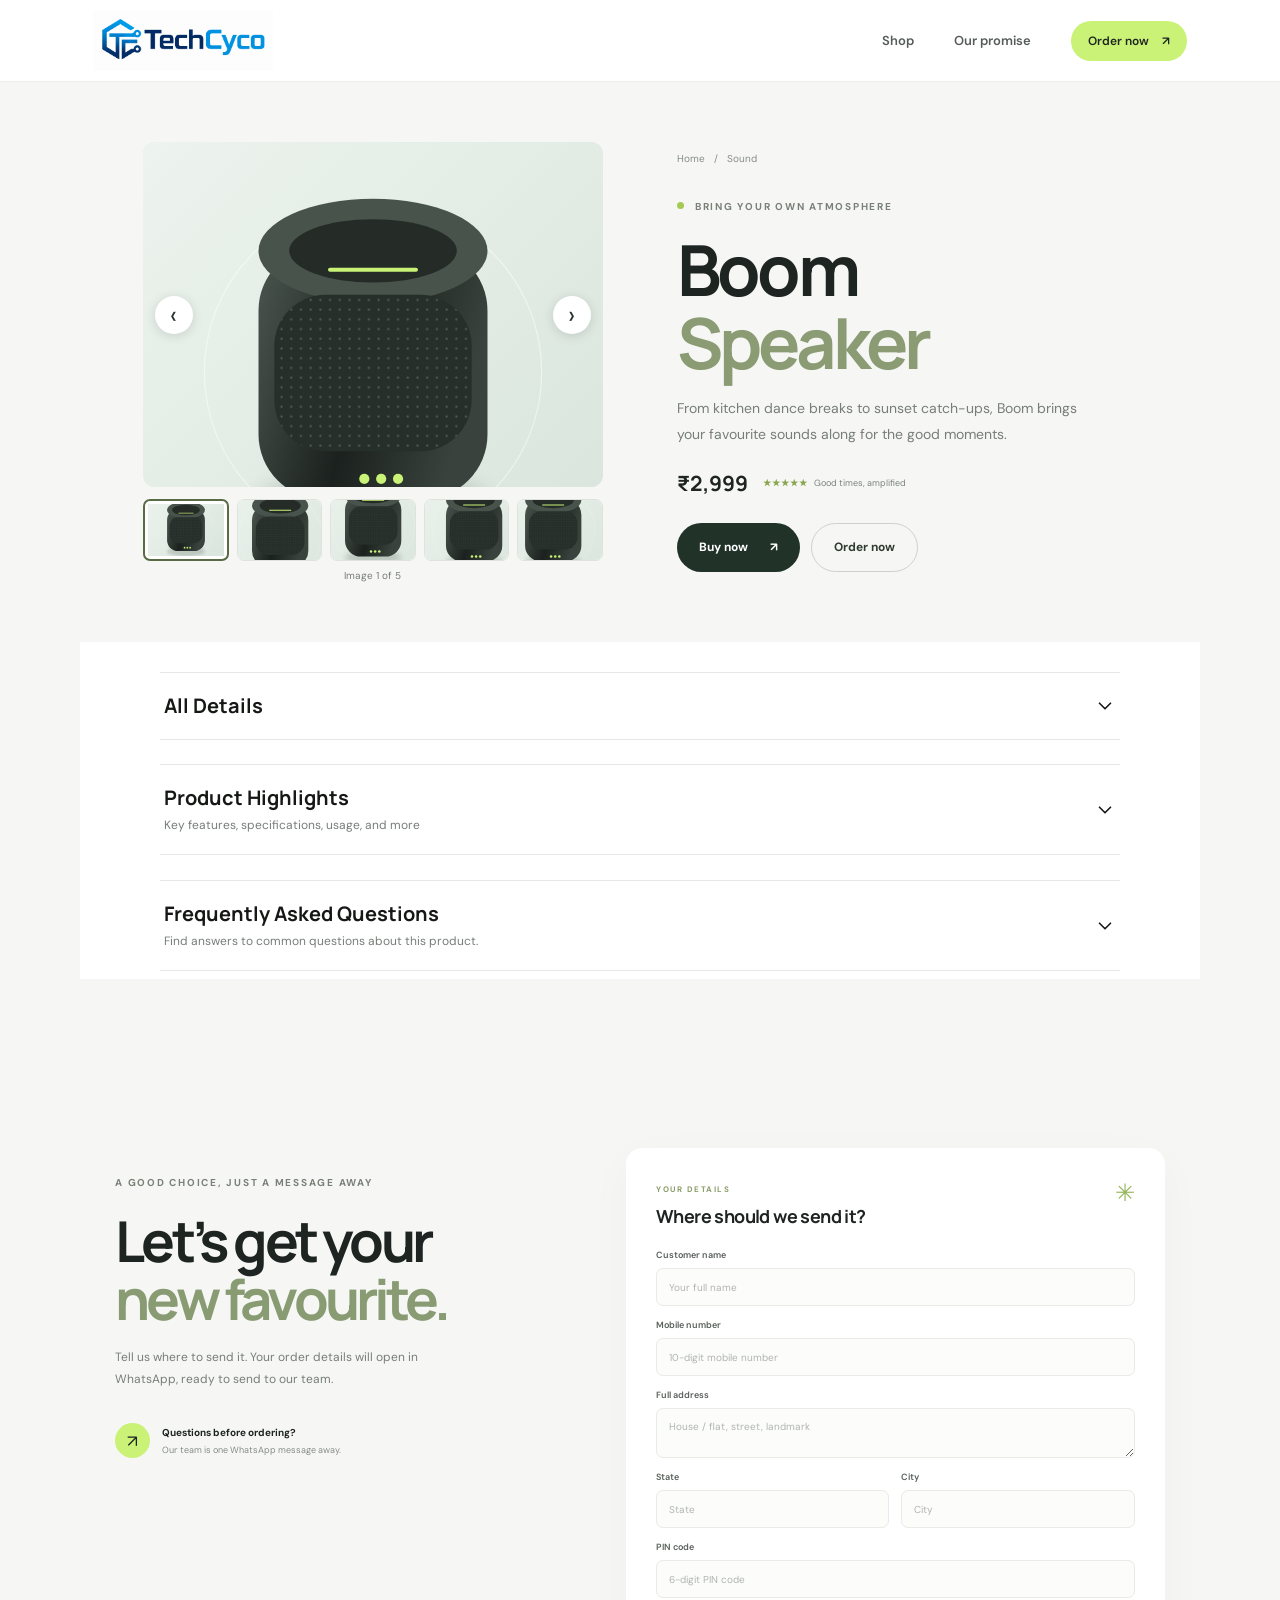
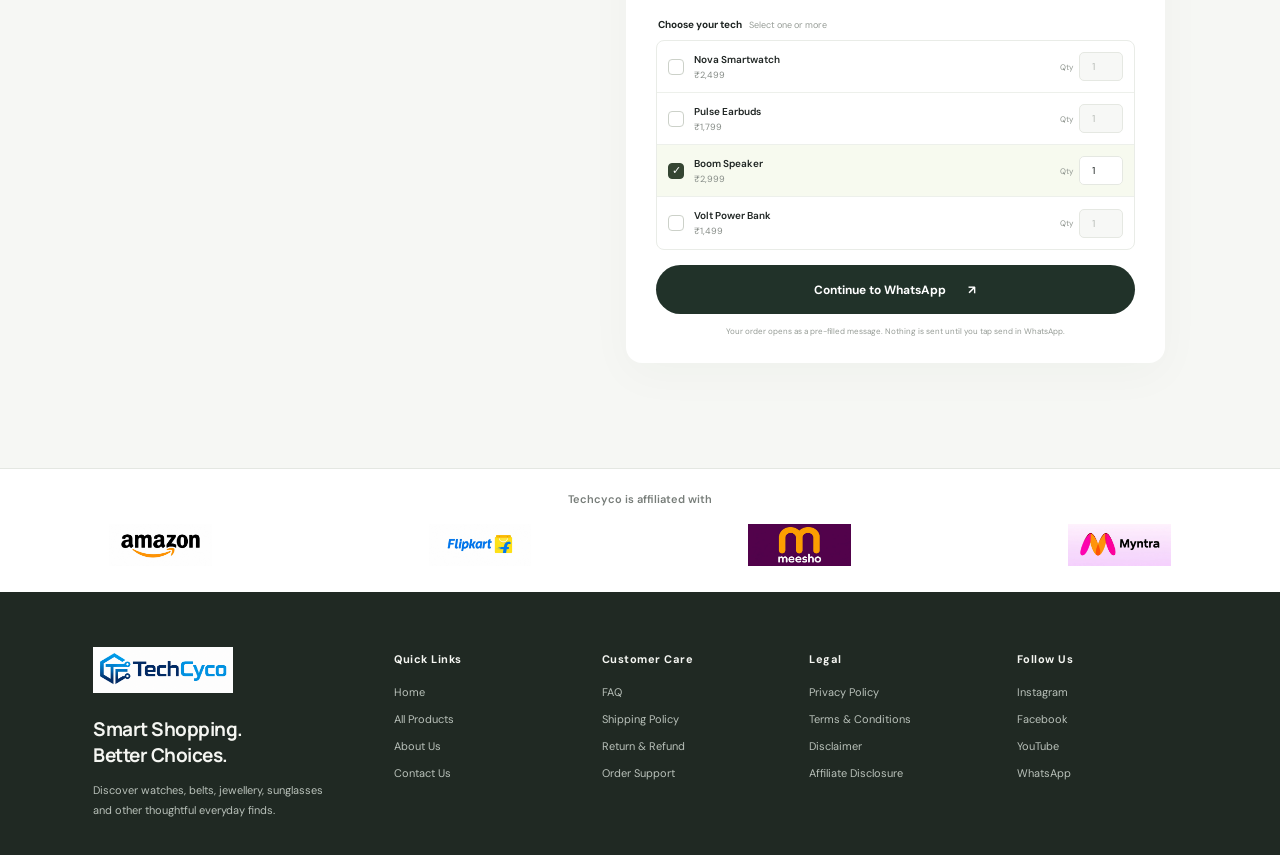
<file: products/product3/index.html>
<!doctype html>
<html lang="en">

<head>
  <meta charset="utf-8">
  <meta name="viewport" content="width=device-width, initial-scale=1">
  <meta name="theme-color" content="#f6f7f4">
  <meta name="description"
    content="Meet the Boom Speaker — bring your own atmosphere. Order from Techcyco on WhatsApp.">
  <title>Boom Speaker — Techcyco</title>
  <link rel="icon" type="image/jpeg" href="../../images/techcyco-favicon.jpeg">
  <link rel="preconnect" href="https://fonts.googleapis.com">
  <link rel="preconnect" href="https://fonts.gstatic.com" crossorigin>
  <link
    href="https://fonts.googleapis.com/css2?family=DM+Sans:wght@400;500;600;700&family=Manrope:wght@400;500;600;700;800&display=swap"
    rel="stylesheet">
  <link rel="stylesheet" href="../../css/style.css">
  <link rel="stylesheet" href="style.css">
</head>

<body class="product-page" data-product="product3">
  <header class="site-header"><a class="brand" href="../../index.html" aria-label="Techcyco home"><img
        src="../../images/techcyco-logo.png" alt="TechCyco"></a>
    <nav class="main-nav" aria-label="Main navigation"><a href="../../index.html#products">Shop</a><a
        href="../../index.html#about">Our promise</a><a class="nav-cta" href="#order">Order now <span
          aria-hidden="true">↗</span></a></nav>
  </header>
  <main>
    <section class="product-hero">
      <div class="product-hero-copy">
        <p class="breadcrumb"><a href="../../index.html">Home</a> &nbsp; / &nbsp; Sound</p>
        <p class="eyebrow"><span class="eyebrow-dot"></span> BRING YOUR OWN ATMOSPHERE</p>
        <h1>Boom <span>Speaker</span></h1>
        <p class="product-lede">From kitchen dance breaks to sunset catch-ups, Boom brings your favourite sounds along
          for the good moments.</p>
        <div class="product-meta"><strong class="product-price">₹2,999</strong><span class="product-review"><b>★★★★★</b>
            &nbsp; Good times, amplified</span></div>
        <div class="product-actions"><button class="button button-dark" type="button" data-buy-product="product3">Buy
            now <span aria-hidden="true">↗</span></button><a class="button button-outline" href="#order">Order now</a>
        </div>
      </div>
      <div class="product-gallery" data-product-gallery role="region" aria-label="Product images"
        aria-roledescription="carousel">
        <div class="product-visual" data-gallery-stage tabindex="0"
          aria-label="Product image. Use the arrow buttons or swipe to browse.">
          <img data-gallery-main src="../../images/product3.svg" alt="Boom portable Bluetooth speaker">
          <button class="gallery-arrow gallery-previous" type="button" data-gallery-previous
            aria-label="Previous image"><span aria-hidden="true">‹</span></button>
          <button class="gallery-arrow gallery-next" type="button" data-gallery-next aria-label="Next image"><span
              aria-hidden="true">›</span></button>
        </div>
        <div class="product-gallery-thumbnails" role="group" aria-label="Choose a product image">
          <button type="button" class="gallery-thumbnail is-active" data-gallery-index="0"
            data-image-src="../../images/product3.svg" data-image-alt="Boom Speaker full view" data-image-scale="1"
            data-image-focus="50% 50%" aria-label="Show image 1 of 5" aria-pressed="true"><img
              src="../../images/product3.svg" alt=""></button>
          <button type="button" class="gallery-thumbnail" data-gallery-index="1"
            data-image-src="../../images/product3.svg" data-image-alt="Boom Speaker close-up, upper view"
            data-image-scale="1.45" data-image-focus="50% 28%" aria-label="Show image 2 of 5" aria-pressed="false"><img
              src="../../images/product3.svg" alt=""></button>
          <button type="button" class="gallery-thumbnail" data-gallery-index="2"
            data-image-src="../../images/product3.svg" data-image-alt="Boom Speaker close-up, lower view"
            data-image-scale="1.45" data-image-focus="50% 70%" aria-label="Show image 3 of 5" aria-pressed="false"><img
              src="../../images/product3.svg" alt=""></button>
          <button type="button" class="gallery-thumbnail" data-gallery-index="3"
            data-image-src="../../images/product3.svg" data-image-alt="Boom Speaker close-up, left view"
            data-image-scale="1.45" data-image-focus="30% 50%" aria-label="Show image 4 of 5" aria-pressed="false"><img
              src="../../images/product3.svg" alt=""></button>
          <button type="button" class="gallery-thumbnail" data-gallery-index="4"
            data-image-src="../../images/product3.svg" data-image-alt="Boom Speaker close-up, right view"
            data-image-scale="1.45" data-image-focus="70% 50%" aria-label="Show image 5 of 5" aria-pressed="false"><img
              src="../../images/product3.svg" alt=""></button>
        </div>
        <p class="gallery-status" data-gallery-status aria-live="polite">Image 1 of 5</p>
      </div>
    </section>
    <section class="all-details-section" data-all-details>
      <button class="all-details-toggle" id="all-details-toggle" type="button" aria-expanded="false"
        aria-controls="all-details-content">
        <span>All Details</span>
        <svg class="all-details-chevron" viewBox="0 0 24 24" aria-hidden="true">
          <path d="m6 9 6 6 6-6" />
        </svg>
      </button>
      <div class="all-details-content" id="all-details-content" aria-hidden="true" inert>
        <div class="all-details-inner">
          <div class="details-tabs" role="tablist" aria-label="Product details">
            <button class="details-tab is-active" id="details-tab-specifications" type="button" role="tab"
              aria-selected="true" aria-controls="details-panel-specifications" tabindex="0"
              data-details-tab="specifications">Specifications</button>
            <button class="details-tab" id="details-tab-description" type="button" role="tab" aria-selected="false"
              aria-controls="details-panel-description" tabindex="-1"
              data-details-tab="description">Description</button>
            <button class="details-tab" id="details-tab-manufacturer" type="button" role="tab" aria-selected="false"
              aria-controls="details-panel-manufacturer" tabindex="-1" data-details-tab="manufacturer">Manufacturer
              Info</button>
          </div>
          <div class="details-panels">
            <section class="details-panel is-active" id="details-panel-specifications" role="tabpanel"
              aria-labelledby="details-tab-specifications" data-details-panel="specifications"></section>
            <section class="details-panel" id="details-panel-description" role="tabpanel"
              aria-labelledby="details-tab-description" data-details-panel="description" hidden></section>
            <section class="details-panel" id="details-panel-manufacturer" role="tabpanel"
              aria-labelledby="details-tab-manufacturer" data-details-panel="manufacturer" hidden></section>
          </div>
        </div>
      </div>
    </section>
    <section class="product-highlights-accordion" data-product-highlights>
      <button class="product-highlights-toggle" type="button" data-product-highlights-toggle aria-expanded="false"
        aria-controls="product-highlights-content">
        <span class="product-highlights-heading"><strong>Product Highlights</strong><span>Key features, specifications,
            usage, and more</span></span>
        <svg class="product-highlights-chevron" viewBox="0 0 24 24" aria-hidden="true">
          <path d="m6 9 6 6 6-6" />
        </svg>
      </button>
      <div class="product-highlights-content" id="product-highlights-content" data-product-highlights-content
        aria-hidden="true" inert>
        <dl class="product-highlights-grid" data-product-highlights-list></dl>
      </div>
    </section>
    <section class="product-faq-section" data-product-faq>
      <button class="product-faq-toggle" type="button" data-product-faq-toggle aria-expanded="false"
        aria-controls="product-faq-content">
        <span class="product-faq-heading"><strong>Frequently Asked Questions</strong><span>Find answers to common
            questions about this product.</span></span>
        <svg class="product-faq-section-chevron" viewBox="0 0 24 24" aria-hidden="true">
          <path d="m6 9 6 6 6-6" />
        </svg>
      </button>
      <div class="product-faq-content" id="product-faq-content" data-product-faq-content aria-hidden="true" inert>
        <div class="product-faq-list" data-product-faq-list></div>
      </div>
    </section>
    <section class="order-section section-wrap" id="order">
      <div class="order-intro">
        <p class="eyebrow">A GOOD CHOICE, JUST A MESSAGE AWAY</p>
        <h2>Let’s get your<br><span>new favourite.</span></h2>
        <p>Tell us where to send it. Your order details will open in WhatsApp, ready to send to our team.</p>
        <div class="order-help"><span class="help-icon">↗</span><span><strong>Questions before
              ordering?</strong><small>Our team is one WhatsApp message away.</small></span></div>
      </div>
      <form class="order-form" data-order-form>
        <div class="form-heading">
          <div><span class="form-step">YOUR DETAILS</span>
            <h3>Where should we send it?</h3>
          </div><span class="form-spark">✳</span>
        </div>
        <div class="form-grid">
          <label class="field field-full"><span>Customer name</span><input name="customerName" type="text"
              autocomplete="name" placeholder="Your full name" required></label>
          <label class="field field-full"><span>Mobile number</span><input name="mobile" type="tel" inputmode="tel"
              autocomplete="tel" pattern="[+]?[0-9\s()-]{10,15}" placeholder="10-digit mobile number" required></label>
          <label class="field field-full"><span>Full address</span><textarea name="address" rows="2"
              autocomplete="street-address" placeholder="House / flat, street, landmark" required></textarea></label>
          <label class="field"><span>State</span><input name="state" type="text" autocomplete="address-level1"
              placeholder="State" required></label>
          <label class="field"><span>City</span><input name="city" type="text" autocomplete="address-level2"
              placeholder="City" required></label>
          <label class="field field-full"><span>PIN code</span><input name="pin" type="text" inputmode="numeric"
              autocomplete="postal-code" pattern="[0-9]{6}" maxlength="6" placeholder="6-digit PIN code"
              required></label>
        </div>
        <fieldset class="product-picker">
          <legend>Choose your tech <small>Select one or more</small></legend>
          <div class="form-product-list">
            <label class="form-product"><input type="checkbox" name="product" value="product1"><span class="check-box"
                aria-hidden="true"></span><span class="form-product-name">Nova
                Smartwatch<small>₹2,499</small></span><span class="qty-control"><span>Qty</span><input type="number"
                  name="qty-product1" min="1" max="99" value="1" aria-label="Quantity of Nova Smartwatch"
                  disabled></span></label>
            <label class="form-product"><input type="checkbox" name="product" value="product2"><span class="check-box"
                aria-hidden="true"></span><span class="form-product-name">Pulse Earbuds<small>₹1,799</small></span><span
                class="qty-control"><span>Qty</span><input type="number" name="qty-product2" min="1" max="99" value="1"
                  aria-label="Quantity of Pulse Earbuds" disabled></span></label>
            <label class="form-product"><input type="checkbox" name="product" value="product3"><span class="check-box"
                aria-hidden="true"></span><span class="form-product-name">Boom Speaker<small>₹2,999</small></span><span
                class="qty-control"><span>Qty</span><input type="number" name="qty-product3" min="1" max="99" value="1"
                  aria-label="Quantity of Boom Speaker" disabled></span></label>
            <label class="form-product"><input type="checkbox" name="product" value="product4"><span class="check-box"
                aria-hidden="true"></span><span class="form-product-name">Volt Power
                Bank<small>₹1,499</small></span><span class="qty-control"><span>Qty</span><input type="number"
                  name="qty-product4" min="1" max="99" value="1" aria-label="Quantity of Volt Power Bank"
                  disabled></span></label>
          </div>
          <p class="form-error" data-form-error role="alert" hidden></p>
        </fieldset>
        <button class="button button-dark submit-order" type="submit">Continue to WhatsApp <span
            aria-hidden="true">↗</span></button>
        <p class="form-note">Your order opens as a pre-filled message. Nothing is sent until you tap send in WhatsApp.
        </p>
      </form>
    </section>
  </main>
  <section class="affiliate-strip" aria-label="Affiliate partners">
    <p>Techcyco is affiliated with</p>
    <div class="affiliate-marquee">
      <div class="affiliate-track">
        <span class="affiliate-logo-group">
          <img src="../../images/affiliated_amazon.jpeg" alt="Amazon">
          <img src="../../images/affiliated_fliptkard.jpeg" alt="Flipkart">
          <img src="../../images/affiliated_meesho.jpeg" alt="Meesho">
          <img src="../../images/affiliated_mytra.jpeg" alt="Myntra">
        </span>
        <span class="affiliate-logo-group" aria-hidden="true">
          <img src="../../images/affiliated_amazon.jpeg" alt="">
          <img src="../../images/affiliated_fliptkard.jpeg" alt="">
          <img src="../../images/affiliated_meesho.jpeg" alt="">
          <img src="../../images/affiliated_mytra.jpeg" alt="">
        </span>
      </div>
    </div>
  </section>
  <footer class="site-footer">
    <div class="footer-main">
      <section class="footer-about" id="about"><a class="brand" href="../../index.html" aria-label="Techcyco home"><img
            src="../../images/techcyco-logo.png" alt="TechCyco"></a>
        <h2>Smart Shopping.<br>Better Choices.</h2>
        <p>Discover watches, belts, jewellery, sunglasses and other thoughtful everyday finds.</p>
      </section>
      <nav class="footer-column" aria-label="Quick Links">
        <h2>Quick Links</h2><a href="../../index.html">Home</a><a href="../../index.html#products">All Products</a><a
          href="../../pages/about-us/index.html">About Us</a><a href="../../pages/contact-us/index.html">Contact Us</a>
      </nav>
      <nav class="footer-column" aria-label="Customer Care">
        <h2>Customer Care</h2><a href="../../pages/faq/index.html">FAQ</a><a
          href="../../pages/shipping-policy/index.html">Shipping Policy</a><a
          href="../../pages/return-refund/index.html">Return &amp; Refund</a><a
          href="../../pages/order-support/index.html">Order Support</a>
      </nav>
      <nav class="footer-column" aria-label="Legal">
        <h2>Legal</h2><a href="../../pages/privacy-policy/index.html">Privacy Policy</a><a
          href="../../pages/terms-and-conditions/index.html">Terms &amp; Conditions</a><a
          href="../../pages/disclaimer/index.html">Disclaimer</a><a
          href="../../pages/affiliate-disclosure/index.html">Affiliate Disclosure</a>
      </nav>
      <nav class="footer-column" aria-label="Follow Us">
        <h2>Follow Us</h2><a href="https://www.instagram.com/" target="_blank" rel="noopener noreferrer">Instagram</a><a
          href="https://www.facebook.com/" target="_blank" rel="noopener noreferrer">Facebook</a><a
          href="https://www.youtube.com/" target="_blank" rel="noopener noreferrer">YouTube</a><a
          href="https://wa.me/918271734883" target="_blank" rel="noopener noreferrer">WhatsApp</a>
      </nav>
    </div>
  </footer>
  <script src="script.js"></script>
  <script src="../../js/product-gallery.js"></script>
  <script src="../../js/script.js"></script>
  <script src="../../js/product-details.js"></script>
</body>

</html>
</file>
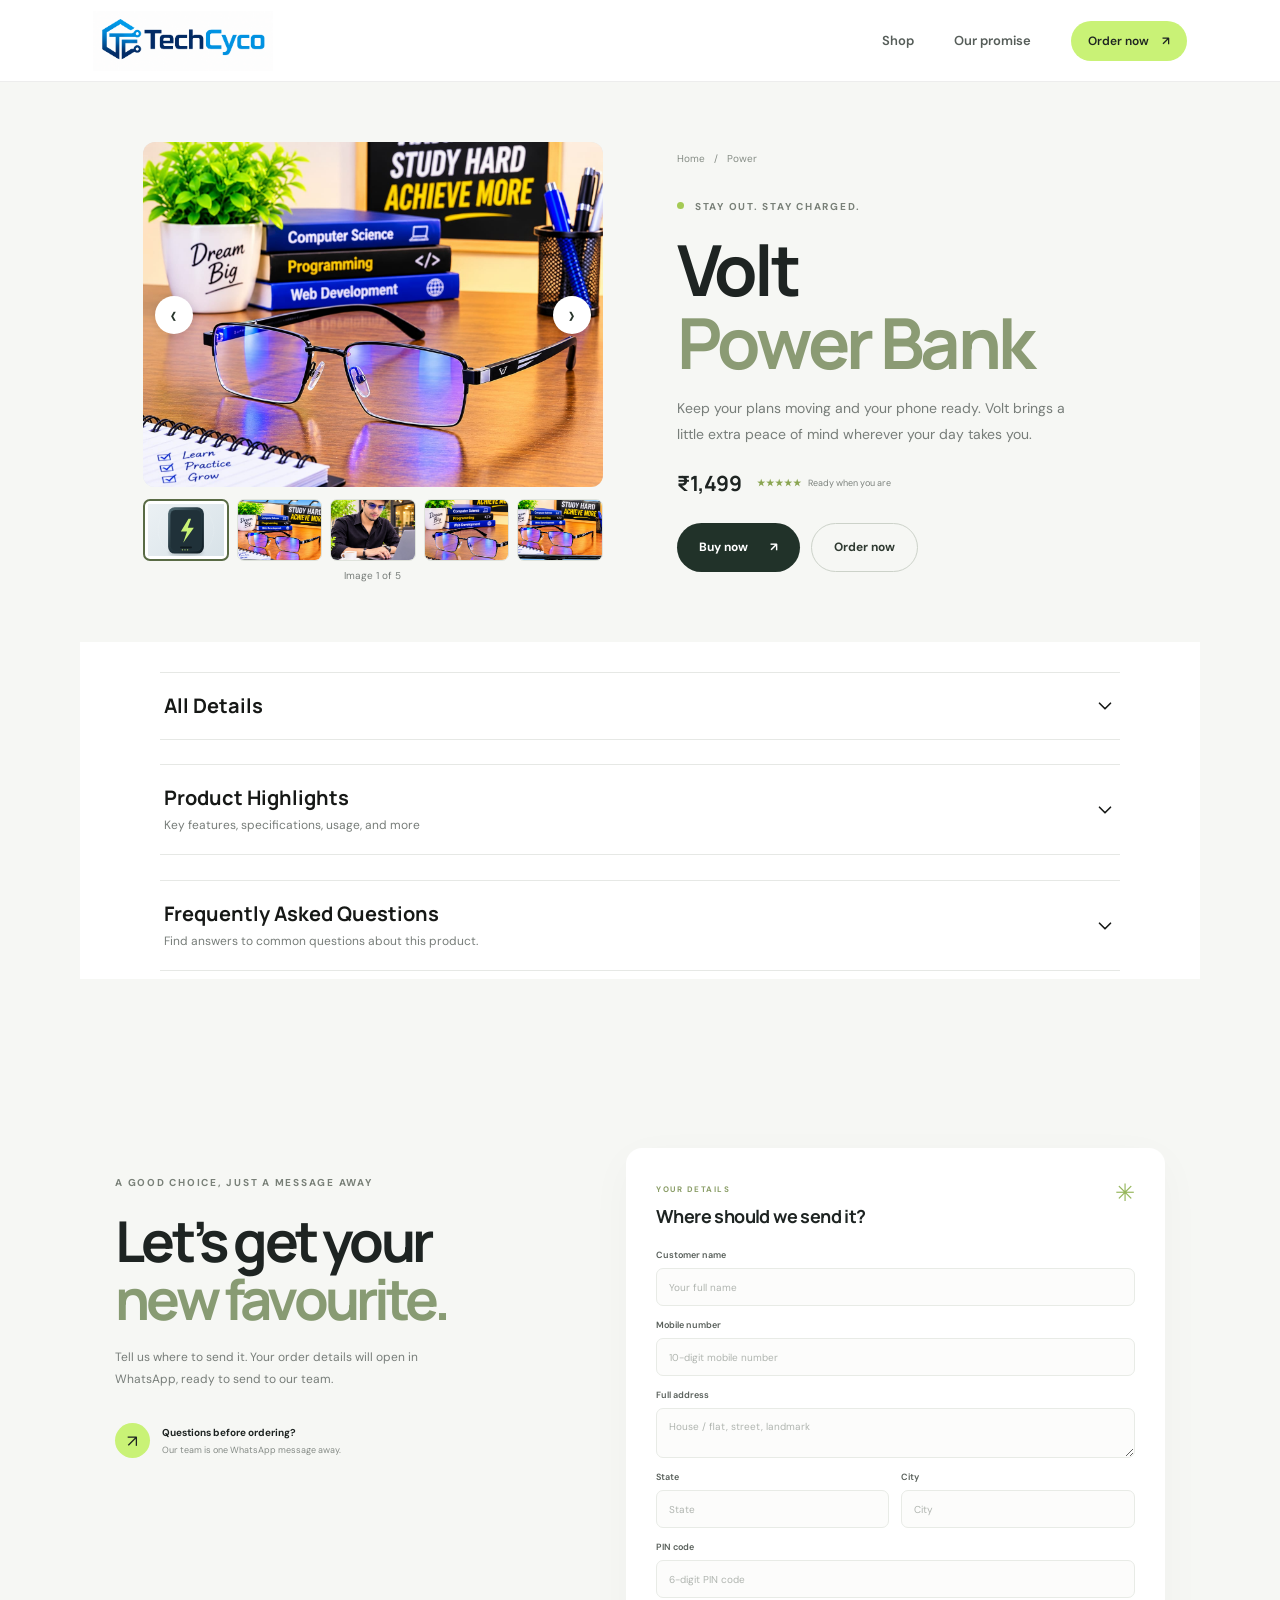
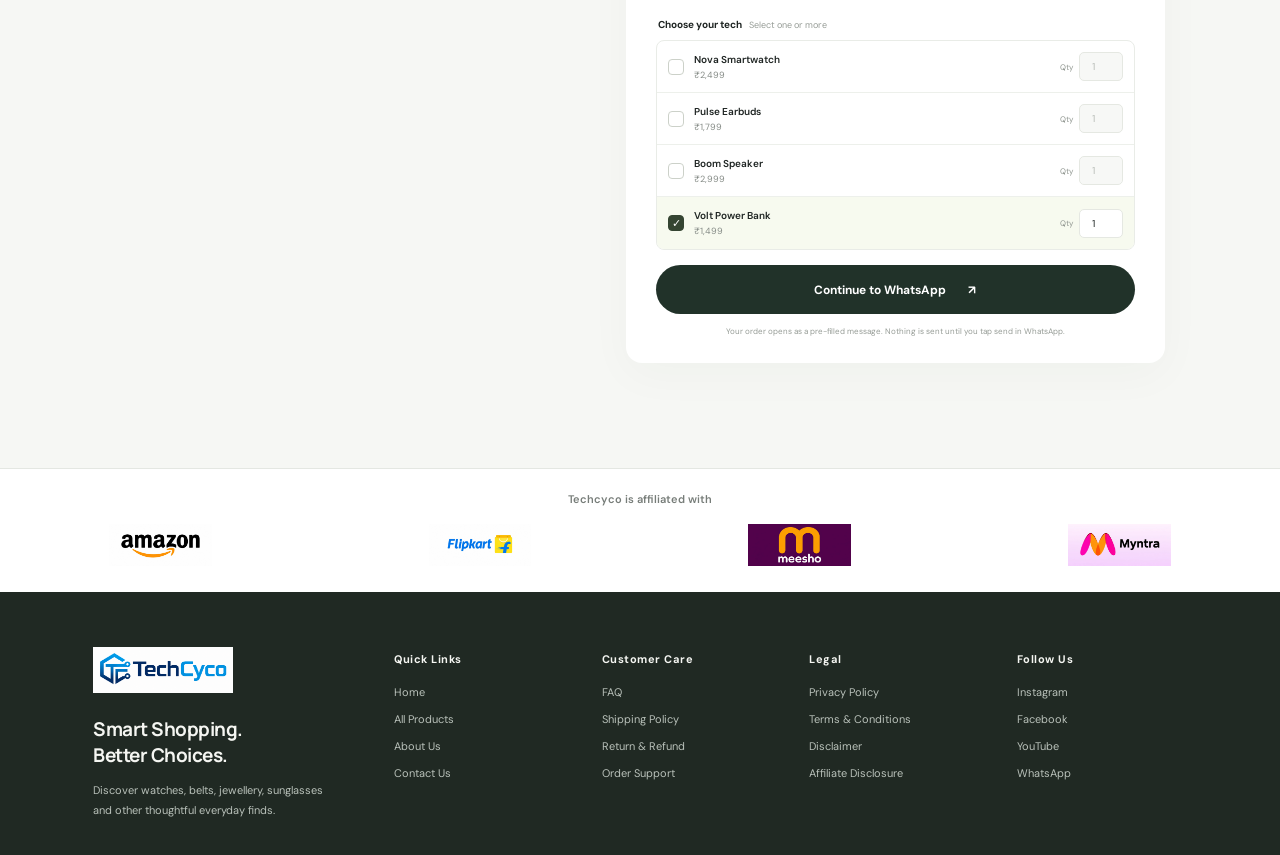
<file: products/product4/index.html>
<!doctype html>
<html lang="en">

<head>
  <meta charset="utf-8">
  <meta name="viewport" content="width=device-width, initial-scale=1">
  <meta name="theme-color" content="#f6f7f4">
  <meta name="description"
    content="Meet the Volt Power Bank — stay out, stay charged. Order from Techcyco on WhatsApp.">
  <title>Volt Power Bank — Techcyco</title>
  <link rel="icon" type="image/jpeg" href="../../images/techcyco-favicon.jpeg">
  <link rel="preconnect" href="https://fonts.googleapis.com">
  <link rel="preconnect" href="https://fonts.gstatic.com" crossorigin>
  <link
    href="https://fonts.googleapis.com/css2?family=DM+Sans:wght@400;500;600;700&family=Manrope:wght@400;500;600;700;800&display=swap"
    rel="stylesheet">
  <link rel="stylesheet" href="../../css/style.css">
  <link rel="stylesheet" href="style.css">
</head>

<body class="product-page" data-product="product4">
  <header class="site-header"><a class="brand" href="../../index.html" aria-label="Techcyco home"><img
        src="../../images/techcyco-logo.png" alt="TechCyco"></a>
    <nav class="main-nav" aria-label="Main navigation"><a href="../../index.html#products">Shop</a><a
        href="../../index.html#about">Our promise</a><a class="nav-cta" href="#order">Order now <span
          aria-hidden="true">↗</span></a></nav>
  </header>
  <main>
    <section class="product-hero">
      <div class="product-gallery" data-product-gallery role="region" aria-label="Product images"
        aria-roledescription="carousel">
        <div class="product-visual" data-gallery-stage tabindex="0"
          aria-label="Product image. Use the arrow buttons or swipe to browse.">
          <img data-gallery-main src="../../AllproductImg/studysunglasses/sudysunglasses(1).jpeg"
            alt="Volt portable power bank">
          <button class="gallery-arrow gallery-previous" type="button" data-gallery-previous
            aria-label="Previous image"><span aria-hidden="true">‹</span></button>
          <button class="gallery-arrow gallery-next" type="button" data-gallery-next aria-label="Next image"><span
              aria-hidden="true">›</span></button>
        </div>
        <div class="product-gallery-thumbnails" role="group" aria-label="Choose a product image">
          <button type="button" class="gallery-thumbnail is-active" data-gallery-index="0"
            data-image-src="../../AllproductImg/studysunglasses/sudysunglasses(1).jpeg"
            data-image-alt="Volt Power Bank full view" data-image-scale="1" data-image-focus="50% 50%"
            aria-label="Show image 1 of 5" aria-pressed="true"><img src="../../images/product4.svg"
              alt="../../AllproductImg/studysunglasses/sudysunglasses(1).jpeg"></button>
          <button type="button" class="gallery-thumbnail" data-gallery-index="1"
            data-image-src="../../AllproductImg/studysunglasses/sudysunglasses(2).jpeg"
            data-image-alt="Volt Power Bank close-up, upper view" data-image-scale="1.45" data-image-focus="50% 28%"
            aria-label="Show image 2 of 5" aria-pressed="false"><img
              src="../../AllproductImg/studysunglasses/sudysunglasses(2).jpeg" alt=""></button>
          <button type="button" class="gallery-thumbnail" data-gallery-index="2"
            data-image-src="../../AllproductImg/studysunglasses/sudysunglasses(3).jpeg"
            data-image-alt="Volt Power Bank close-up, lower view" data-image-scale="1.45" data-image-focus="50% 70%"
            aria-label="Show image 3 of 5" aria-pressed="false"><img
              src="../../AllproductImg/studysunglasses/sudysunglasses(3).jpeg" alt=""></button>
          <button type="button" class="gallery-thumbnail" data-gallery-index="3"
            data-image-src="../../AllproductImg/studysunglasses/sudysunglasses(1).jpeg"
            data-image-alt="Volt Power Bank close-up, left view" data-image-scale="1.45" data-image-focus="30% 50%"
            aria-label="Show image 4 of 5" aria-pressed="false"><img
              src="../../AllproductImg/studysunglasses/sudysunglasses(1).jpeg" alt=""></button>
          <button type="button" class="gallery-thumbnail" data-gallery-index="4"
            data-image-src="../../AllproductImg/studysunglasses/sudysunglasses(2).jpeg"
            data-image-alt="Volt Power Bank close-up, right view" data-image-scale="1.45" data-image-focus="70% 50%"
            aria-label="Show image 5 of 5" aria-pressed="false"><img
              src="../../AllproductImg/studysunglasses/sudysunglasses(2).jpeg" alt=""></button>
        </div>
        <p class="gallery-status" data-gallery-status aria-live="polite">Image 1 of 5</p>
      </div>
      <div class="product-hero-copy">
        <p class="breadcrumb"><a href="../../index.html">Home</a> &nbsp; / &nbsp; Power</p>
        <p class="eyebrow"><span class="eyebrow-dot"></span> STAY OUT. STAY CHARGED.</p>
        <h1>Volt <span>Power Bank</span></h1>
        <p class="product-lede">Keep your plans moving and your phone ready. Volt brings a little extra peace of mind
          wherever your day takes you.</p>
        <div class="product-meta"><strong class="product-price">₹1,499</strong><span class="product-review"><b>★★★★★</b>
            &nbsp; Ready when you are</span></div>
        <div class="product-actions"><button class="button button-dark" type="button" data-buy-product="product4">Buy
            now <span aria-hidden="true">↗</span></button><a class="button button-outline" href="#order">Order now</a>
        </div>
      </div>
    </section>
    <section class="all-details-section" data-all-details>
      <button class="all-details-toggle" id="all-details-toggle" type="button" aria-expanded="false"
        aria-controls="all-details-content">
        <span>All Details</span>
        <svg class="all-details-chevron" viewBox="0 0 24 24" aria-hidden="true">
          <path d="m6 9 6 6 6-6" />
        </svg>
      </button>
      <div class="all-details-content" id="all-details-content" aria-hidden="true" inert>
        <div class="all-details-inner">
          <div class="details-tabs" role="tablist" aria-label="Product details">
            <button class="details-tab is-active" id="details-tab-specifications" type="button" role="tab"
              aria-selected="true" aria-controls="details-panel-specifications" tabindex="0"
              data-details-tab="specifications">Specifications</button>
            <button class="details-tab" id="details-tab-description" type="button" role="tab" aria-selected="false"
              aria-controls="details-panel-description" tabindex="-1"
              data-details-tab="description">Description</button>
            <button class="details-tab" id="details-tab-manufacturer" type="button" role="tab" aria-selected="false"
              aria-controls="details-panel-manufacturer" tabindex="-1" data-details-tab="manufacturer">Manufacturer
              Info</button>
          </div>
          <div class="details-panels">
            <section class="details-panel is-active" id="details-panel-specifications" role="tabpanel"
              aria-labelledby="details-tab-specifications" data-details-panel="specifications"></section>
            <section class="details-panel" id="details-panel-description" role="tabpanel"
              aria-labelledby="details-tab-description" data-details-panel="description" hidden></section>
            <section class="details-panel" id="details-panel-manufacturer" role="tabpanel"
              aria-labelledby="details-tab-manufacturer" data-details-panel="manufacturer" hidden></section>
          </div>
        </div>
      </div>
    </section>
    <section class="product-highlights-accordion" data-product-highlights>
      <button class="product-highlights-toggle" type="button" data-product-highlights-toggle aria-expanded="false"
        aria-controls="product-highlights-content">
        <span class="product-highlights-heading"><strong>Product Highlights</strong><span>Key features, specifications,
            usage, and more</span></span>
        <svg class="product-highlights-chevron" viewBox="0 0 24 24" aria-hidden="true">
          <path d="m6 9 6 6 6-6" />
        </svg>
      </button>
      <div class="product-highlights-content" id="product-highlights-content" data-product-highlights-content
        aria-hidden="true" inert>
        <dl class="product-highlights-grid" data-product-highlights-list></dl>
      </div>
    </section>
    <section class="product-faq-section" data-product-faq>
      <button class="product-faq-toggle" type="button" data-product-faq-toggle aria-expanded="false"
        aria-controls="product-faq-content">
        <span class="product-faq-heading"><strong>Frequently Asked Questions</strong><span>Find answers to common
            questions about this product.</span></span>
        <svg class="product-faq-section-chevron" viewBox="0 0 24 24" aria-hidden="true">
          <path d="m6 9 6 6 6-6" />
        </svg>
      </button>
      <div class="product-faq-content" id="product-faq-content" data-product-faq-content aria-hidden="true" inert>
        <div class="product-faq-list" data-product-faq-list></div>
      </div>
    </section>
    <section class="order-section section-wrap" id="order">
      <div class="order-intro">
        <p class="eyebrow">A GOOD CHOICE, JUST A MESSAGE AWAY</p>
        <h2>Let’s get your<br><span>new favourite.</span></h2>
        <p>Tell us where to send it. Your order details will open in WhatsApp, ready to send to our team.</p>
        <div class="order-help"><span class="help-icon">↗</span><span><strong>Questions before
              ordering?</strong><small>Our team is one WhatsApp message away.</small></span></div>
      </div>
      <form class="order-form" data-order-form>
        <div class="form-heading">
          <div><span class="form-step">YOUR DETAILS</span>
            <h3>Where should we send it?</h3>
          </div><span class="form-spark">✳</span>
        </div>
        <div class="form-grid">
          <label class="field field-full"><span>Customer name</span><input name="customerName" type="text"
              autocomplete="name" placeholder="Your full name" required></label>
          <label class="field field-full"><span>Mobile number</span><input name="mobile" type="tel" inputmode="tel"
              autocomplete="tel" pattern="[+]?[0-9\s()-]{10,15}" placeholder="10-digit mobile number" required></label>
          <label class="field field-full"><span>Full address</span><textarea name="address" rows="2"
              autocomplete="street-address" placeholder="House / flat, street, landmark" required></textarea></label>
          <label class="field"><span>State</span><input name="state" type="text" autocomplete="address-level1"
              placeholder="State" required></label>
          <label class="field"><span>City</span><input name="city" type="text" autocomplete="address-level2"
              placeholder="City" required></label>
          <label class="field field-full"><span>PIN code</span><input name="pin" type="text" inputmode="numeric"
              autocomplete="postal-code" pattern="[0-9]{6}" maxlength="6" placeholder="6-digit PIN code"
              required></label>
        </div>
        <fieldset class="product-picker">
          <legend>Choose your tech <small>Select one or more</small></legend>
          <div class="form-product-list">
            <label class="form-product"><input type="checkbox" name="product" value="product1"><span class="check-box"
                aria-hidden="true"></span><span class="form-product-name">Nova
                Smartwatch<small>₹2,499</small></span><span class="qty-control"><span>Qty</span><input type="number"
                  name="qty-product1" min="1" max="99" value="1" aria-label="Quantity of Nova Smartwatch"
                  disabled></span></label>
            <label class="form-product"><input type="checkbox" name="product" value="product2"><span class="check-box"
                aria-hidden="true"></span><span class="form-product-name">Pulse Earbuds<small>₹1,799</small></span><span
                class="qty-control"><span>Qty</span><input type="number" name="qty-product2" min="1" max="99" value="1"
                  aria-label="Quantity of Pulse Earbuds" disabled></span></label>
            <label class="form-product"><input type="checkbox" name="product" value="product3"><span class="check-box"
                aria-hidden="true"></span><span class="form-product-name">Boom Speaker<small>₹2,999</small></span><span
                class="qty-control"><span>Qty</span><input type="number" name="qty-product3" min="1" max="99" value="1"
                  aria-label="Quantity of Boom Speaker" disabled></span></label>
            <label class="form-product"><input type="checkbox" name="product" value="product4"><span class="check-box"
                aria-hidden="true"></span><span class="form-product-name">Volt Power
                Bank<small>₹1,499</small></span><span class="qty-control"><span>Qty</span><input type="number"
                  name="qty-product4" min="1" max="99" value="1" aria-label="Quantity of Volt Power Bank"
                  disabled></span></label>
          </div>
          <p class="form-error" data-form-error role="alert" hidden></p>
        </fieldset>
        <button class="button button-dark submit-order" type="submit">Continue to WhatsApp <span
            aria-hidden="true">↗</span></button>
        <p class="form-note">Your order opens as a pre-filled message. Nothing is sent until you tap send in WhatsApp.
        </p>
      </form>
    </section>
  </main>
  <section class="affiliate-strip" aria-label="Affiliate partners">
    <p>Techcyco is affiliated with</p>
    <div class="affiliate-marquee">
      <div class="affiliate-track">
        <span class="affiliate-logo-group">
          <img src="../../images/affiliated_amazon.jpeg" alt="Amazon">
          <img src="../../images/affiliated_fliptkard.jpeg" alt="Flipkart">
          <img src="../../images/affiliated_meesho.jpeg" alt="Meesho">
          <img src="../../images/affiliated_mytra.jpeg" alt="Myntra">
        </span>
        <span class="affiliate-logo-group" aria-hidden="true">
          <img src="../../images/affiliated_amazon.jpeg" alt="">
          <img src="../../images/affiliated_fliptkard.jpeg" alt="">
          <img src="../../images/affiliated_meesho.jpeg" alt="">
          <img src="../../images/affiliated_mytra.jpeg" alt="">
        </span>
      </div>
    </div>
  </section>
  <footer class="site-footer">
    <div class="footer-main">
      <section class="footer-about" id="about"><a class="brand" href="../../index.html" aria-label="Techcyco home"><img
            src="../../images/techcyco-logo.png" alt="TechCyco"></a>
        <h2>Smart Shopping.<br>Better Choices.</h2>
        <p>Discover watches, belts, jewellery, sunglasses and other thoughtful everyday finds.</p>
      </section>
      <nav class="footer-column" aria-label="Quick Links">
        <h2>Quick Links</h2><a href="../../index.html">Home</a><a href="../../index.html#products">All Products</a><a
          href="../../pages/about-us/index.html">About Us</a><a href="../../pages/contact-us/index.html">Contact Us</a>
      </nav>
      <nav class="footer-column" aria-label="Customer Care">
        <h2>Customer Care</h2><a href="../../pages/faq/index.html">FAQ</a><a
          href="../../pages/shipping-policy/index.html">Shipping Policy</a><a
          href="../../pages/return-refund/index.html">Return &amp; Refund</a><a
          href="../../pages/order-support/index.html">Order Support</a>
      </nav>
      <nav class="footer-column" aria-label="Legal">
        <h2>Legal</h2><a href="../../pages/privacy-policy/index.html">Privacy Policy</a><a
          href="../../pages/terms-and-conditions/index.html">Terms &amp; Conditions</a><a
          href="../../pages/disclaimer/index.html">Disclaimer</a><a
          href="../../pages/affiliate-disclosure/index.html">Affiliate Disclosure</a>
      </nav>
      <nav class="footer-column" aria-label="Follow Us">
        <h2>Follow Us</h2><a href="https://www.instagram.com/" target="_blank" rel="noopener noreferrer">Instagram</a><a
          href="https://www.facebook.com/" target="_blank" rel="noopener noreferrer">Facebook</a><a
          href="https://www.youtube.com/" target="_blank" rel="noopener noreferrer">YouTube</a><a
          href="https://wa.me/918271734883" target="_blank" rel="noopener noreferrer">WhatsApp</a>
      </nav>
    </div>
  </footer>
  <script src="script.js"></script>
  <script src="../../js/product-gallery.js"></script>
  <script src="../../js/script.js"></script>
  <script src="../../js/product-details.js"></script>
</body>

</html>
</file>
<file: css/style.css>
:root{--ink:#1e2422;--muted:#777d79;--paper:#f6f7f4;--white:#fff;--line:#e4e7e2;--green:#c9f276;--deep-green:#213229;--font-body:"DM Sans",sans-serif;--font-display:"Manrope",sans-serif}
*{box-sizing:border-box}
html{scroll-behavior:smooth;scroll-padding-top:88px}
body{margin:0;background:var(--paper);color:var(--ink);font-family:var(--font-body);font-size:15px;-webkit-font-smoothing:antialiased}
a{color:inherit;text-decoration:none}
button,input,textarea{font:inherit}
.site-header{height:82px;padding:0 7.3%;display:flex;align-items:center;justify-content:space-between;border-bottom:1px solid rgba(30,36,34,.08);background:#fff;position:relative;z-index:5}
.site-header .brand img{display:block;width:180px;height:auto}
.brand{font-family:var(--font-display);font-size:23px;font-weight:800;letter-spacing:-1.3px;display:inline-flex;align-items:center}
.brand-mark{width:26px;height:26px;border-radius:8px;background:var(--green);display:inline-flex;align-items:center;justify-content:center;margin-right:8px;font-size:19px;color:var(--deep-green);letter-spacing:-1px}
.brand-dot{color:#8bad43}
.main-nav{display:flex;align-items:center;gap:40px;font-size:13px;font-weight:600}
.main-nav>a:not(.nav-cta){color:#565d59;transition:color .2s}
.main-nav>a:hover{color:#111}
.nav-cta{padding:12px 17px;border-radius:999px;background:var(--green);font-size:12px}
.nav-cta span{margin-left:10px}
.hero{min-height:580px;padding:62px 9% 62px 12.2%;display:grid;grid-template-columns:1fr .93fr;align-items:center;gap:5%;position:relative;overflow:hidden}
.hero-copy{max-width:510px;position:relative;z-index:1}
.eyebrow{font-size:10px;font-weight:700;letter-spacing:1.75px;color:#798078;margin:0 0 20px}
.eyebrow-dot{display:inline-block;width:7px;height:7px;background:#a4ca54;border-radius:50%;margin:0 7px 1px 0}
h1,h2,h3,p{margin-top:0}
.hero h1,.section-heading h2,.promise-section h2,.order-intro h2,.product-hero-copy h1{font-family:var(--font-display);letter-spacing:-3.8px;line-height:1.03;font-weight:700}
.hero h1{font-size:clamp(54px,6.1vw,82px);margin:0 0 23px}
.hero h1 span,.section-heading h2 span,.promise-section h2 span,.order-intro h2 span{color:#889b73}
.hero-description{max-width:390px;color:#777d79;line-height:1.8;font-size:14px}
.hero-actions{display:flex;align-items:center;gap:21px;margin-top:27px}
.button{height:49px;display:inline-flex;align-items:center;justify-content:center;gap:22px;border:0;border-radius:999px;padding:0 22px;font-size:12px;font-weight:700;cursor:pointer;transition:transform .2s,background .2s}
.button:hover{transform:translateY(-2px)}
.button-dark{background:var(--deep-green);color:white}
.button-dark:hover{background:#324b3a}
.hero-note{font-size:10px;color:#858b86}
.hero-proof{display:flex;align-items:center;gap:10px;margin-top:39px;font-size:10px;color:#777d79}
.proof-stars{font-size:11px;letter-spacing:2px;color:#86a845}
.hero-art{width:100%;margin:0;display:grid;gap:14px}
.hero-art img{display:block;width:100%;height:330px;object-fit:cover;border-radius:16px}
.hero-product-tag{display:flex;align-items:center;justify-content:space-between;gap:12px;padding:0 4px}
.hero-product-tag strong,.hero-product-tag small{display:block}
.hero-product-tag strong{font-size:13px}.hero-product-tag small{font-size:10px;color:var(--muted);margin-top:4px}
.hero-product-tag>a{margin-left:auto;font-size:18px}
.hero-index{position:absolute;right:3.3%;top:50%;transform:translateY(-50%);display:flex;align-items:center;gap:10px;writing-mode:vertical-rl;font-size:9px;color:#899087}
.hero-index>span:first-child{color:#303b32;font-weight:700}
.index-line{width:1px;height:43px;background:#cbd0c8}
.trust-strip{min-height:77px;border-top:1px solid var(--line);border-bottom:1px solid var(--line);display:flex;align-items:center;justify-content:center;gap:clamp(30px,8vw,130px);color:#747b74;font-size:11px}
.trust-strip span{display:flex;align-items:center;gap:9px}
.trust-strip i{font-style:normal;color:#89a54f;font-size:16px}
.section-wrap{padding-left:9%;padding-right:9%}
.products-section{padding-top:110px;padding-bottom:110px}
.section-heading{display:flex;align-items:flex-end;justify-content:space-between;margin-bottom:37px}
.section-heading .eyebrow{margin-bottom:13px}
.section-heading h2,.order-intro h2{font-size:clamp(38px,4.2vw,55px);margin:0}
.section-heading>p{max-width:260px;color:#7c827d;font-size:12px;line-height:1.8;margin:0 4% 5px 20px}
.product-grid{display:grid;grid-template-columns:repeat(4,minmax(0,1fr));gap:17px}
.product-card{padding:10px 10px 15px;border-radius:14px;background:#fff;min-width:0;transition:transform .25s,box-shadow .25s}
.product-card:hover{transform:translateY(-5px);box-shadow:0 18px 40px #202c2410}
.card-image{height:245px;border-radius:9px;display:grid;place-items:center;position:relative;overflow:hidden}
.card-lilac .card-image{background:#e7e3ef}.card-peach .card-image{background:#f2e5d9}.card-mint .card-image{background:#e1ebe4}.card-blue .card-image{background:#e1e9ed}
.card-image img{width:100%;height:100%;object-fit:cover;mix-blend-mode:multiply;transition:transform .4s}
.product-card:hover .card-image img{transform:scale(1.04)}
.card-number{position:absolute;top:13px;left:13px;z-index:1;font-size:8px;letter-spacing:1.2px;font-weight:700;color:#69736c}
.card-content{display:flex;justify-content:space-between;align-items:flex-start;gap:8px;padding:17px 5px 13px}
.card-content h3{font-family:var(--font-display);font-size:13px;letter-spacing:-.3px;margin:0 0 6px}
.card-content p{font-size:10px;color:#858b86;margin:0}
.price{font-size:11px;white-space:nowrap;margin-top:2px}
.card-bottom{margin:0 5px;padding-top:12px;border-top:1px solid #eef0ec;display:flex;align-items:center;justify-content:space-between}
.card-rating{font-size:9px;letter-spacing:1px;color:#899f5d}.card-rating small{letter-spacing:0;color:#969c96;margin-left:4px;font-size:8px}
.card-link{width:30px;height:30px;background:#f1f3ed;border-radius:50%;display:grid;place-items:center;font-size:15px;transition:background .2s}
.card-link:hover{background:var(--green)}
.promise-section{padding:82px 20px 85px;text-align:center;background:#e9ede4}
.promise-mark{width:42px;height:42px;margin:0 auto 20px;border-radius:13px;background:var(--green);display:grid;place-items:center;font-family:var(--font-display);font-size:28px;font-weight:800;color:#354332}
.promise-mark span{color:#82974d}
.promise-section .eyebrow{margin-bottom:16px}
.promise-section h2{font-size:clamp(42px,5vw,62px);margin:0}
.promise-copy{max-width:430px;margin:19px auto 23px;color:#747b74;font-size:12px;line-height:1.8}
.promise-points{display:flex;justify-content:center;gap:26px;font-size:10px;font-weight:600;color:#52634c}
.promise-points span:before{content:"✳";font-size:11px;color:#88a34d;margin-right:7px}
.order-section{padding-top:105px;padding-bottom:105px;display:grid;grid-template-columns:.75fr 1.05fr;gap:12%;align-items:start}
.order-intro{padding-top:26px}
.order-intro .eyebrow{max-width:300px;line-height:1.8}
.order-intro h2{font-size:clamp(43px,4.4vw,58px)}
.order-intro>p:not(.eyebrow){max-width:330px;font-size:12px;line-height:1.85;color:#777d79;margin-top:18px}
.order-help{display:flex;align-items:center;gap:12px;margin-top:33px}
.help-icon{width:35px;height:35px;border-radius:50%;display:grid;place-items:center;background:var(--green);font-size:17px}
.order-help strong,.order-help small{display:block}
.order-help strong{font-size:10px}.order-help small{font-size:9px;color:#858b86;margin-top:5px}
.order-form{background:#fff;border-radius:16px;padding:29px 30px 25px;box-shadow:0 12px 45px #25312608}
.form-heading{display:flex;align-items:flex-start;justify-content:space-between;margin-bottom:21px}
.form-step{font-size:8px;letter-spacing:1.5px;font-weight:700;color:#8a9d67}
.form-heading h3{font-family:var(--font-display);font-size:18px;letter-spacing:-.6px;margin:7px 0 0}
.form-spark{font-size:24px;color:#96b65c}
.form-grid{display:grid;grid-template-columns:1fr 1fr;gap:13px 12px}
.field{display:flex;flex-direction:column;gap:7px;font-size:9px;font-weight:600;color:#585f5a}
.field-full{grid-column:1/-1}
.field input,.field textarea{width:100%;border:1px solid #e8ebe6;border-radius:7px;padding:11px 12px;background:#fcfcfb;color:var(--ink);outline:none;font-size:10px;font-weight:400;resize:vertical;min-height:38px;transition:border-color .2s,box-shadow .2s}
.field input:focus,.field textarea:focus{border-color:#9bbd5e;box-shadow:0 0 0 3px #c9f27633}
.field input::placeholder,.field textarea::placeholder{color:#b0b5b0}
.product-picker{border:0;padding:0;margin:20px 0 0}
.product-picker legend{width:100%;font-size:10px;font-weight:700;margin-bottom:9px}
.product-picker legend small{font-size:9px;font-weight:400;color:#969c96;margin-left:5px}
.form-product-list{border:1px solid #e9ece7;border-radius:8px;overflow:hidden}
.form-product{display:flex;align-items:center;gap:10px;min-height:52px;padding:8px 11px;border-bottom:1px solid #edf0eb;cursor:pointer;transition:background .2s}
.form-product:last-child{border-bottom:0}
.form-product:has(input:checked){background:#f7faef}
.form-product>input{position:absolute;opacity:0;width:1px;height:1px}
.check-box{width:16px;height:16px;border:1px solid #ccd1c9;border-radius:4px;display:grid;place-items:center;flex:0 0 auto}
.form-product>input:checked+.check-box{border-color:#354532;background:#354532}
.form-product>input:checked+.check-box:after{content:"✓";font-size:11px;color:#fff;line-height:1}
.form-product>input:focus-visible+.check-box{outline:2px solid #9bbd5e;outline-offset:2px}
.form-product-name{font-size:10px;font-weight:600;flex:1}
.form-product-name small{display:block;font-size:9px;font-weight:400;color:#858b86;margin-top:3px}
.qty-control{display:flex;align-items:center;gap:6px;color:#929892;font-size:8px}
.qty-control input{width:44px;height:29px;border:1px solid #e5e8e2;border-radius:5px;background:#fff;text-align:center;font-size:10px;color:var(--ink)}
.qty-control input:disabled{background:#f7f8f6;color:#b8bdb8}
.form-error{font-size:10px;color:#b33d35;margin:9px 0 0}
.submit-order{width:100%;margin-top:15px}
.form-note{text-align:center;color:#959b95;font-size:8px;line-height:1.6;margin:11px 0 0}
.affiliate-strip{padding:23px 0 18px;background:#fff;border-top:1px solid var(--line);overflow:hidden}
.affiliate-strip>p{text-align:center;font-size:11px;font-weight:600;color:#777d79;margin:0 0 10px}
.affiliate-marquee{width:100%;height:58px;overflow:hidden}
.affiliate-track{display:flex;width:200%;height:100%;animation:affiliate-scroll 45s linear infinite}
.affiliate-logo-group{display:flex;flex:0 0 50%;align-items:center;justify-content:space-around;gap:clamp(10px,4vw,52px);padding:0 26px;white-space:nowrap}
.affiliate-logo-group img{display:block;flex:0 1 120px;width:120px;min-width:0;height:42px;object-fit:contain}
@keyframes affiliate-scroll{to{transform:translateX(-50%)}}
.site-footer{min-height:88px;padding:20px 7.3%;border-top:1px solid var(--line);display:flex;align-items:center;justify-content:space-between;gap:15px}
.site-footer .brand{font-size:19px}.site-footer .brand-mark{width:23px;height:23px;font-size:16px}
.site-footer>span,.site-footer>a:last-child{font-size:10px;color:#808780}
.site-footer>a:last-child{font-weight:600}
.site-footer{min-height:0;padding:55px 7.3% 35px;display:block;background:#202923;color:#f5f6f2;border:0}
.footer-main{display:grid;grid-template-columns:1.55fr repeat(4,minmax(110px,1fr));gap:38px;max-width:1280px;margin:0 auto}
.footer-about .brand{color:#f5f6f2;margin-bottom:24px}
.footer-about .brand img{display:block;width:140px;height:auto}
.footer-about h2{font:700 19px/1.35 var(--font-display);letter-spacing:-.5px;margin:0 0 12px}
.footer-about>p,.footer-column>a{font-size:11px;line-height:1.8}
.footer-about>p{max-width:245px;color:#b9c1ba;margin:0}
.footer-column{display:flex;flex-direction:column;align-items:flex-start;gap:7px}
.footer-column h2{font:700 11px/1.4 var(--font-body);letter-spacing:.5px;color:#f5f6f2;margin:5px 0 9px}
.footer-column>a{color:#b9c1ba;transition:color .2s}
.footer-column>a:hover{color:var(--green)}
.product-page{--accent:#e6e2ef}
.product-hero{min-height:550px;padding:60px 11%;display:grid;grid-template-columns:minmax(0,1fr) minmax(0,1fr);gap:7%;align-items:center}
.product-hero-copy{grid-column:2;grid-row:1;width:100%;max-width:460px;margin:0 auto}
.breadcrumb{font-size:10px;color:#868d86;margin-bottom:35px}
.breadcrumb a:hover{color:#354532}
.product-hero-copy h1{font-size:clamp(48px,5.5vw,72px);margin:0 0 18px}
.product-hero-copy h1 span{display:block;color:#8b9b74}
.product-lede{font-size:14px;line-height:1.8;color:#777d79;max-width:400px}
.product-meta{display:flex;align-items:center;gap:15px;margin-top:22px}
.product-price{font-family:var(--font-display);font-size:21px;font-weight:700}
.product-review{font-size:9px;color:#7c827d}.product-review b{letter-spacing:1px;color:#8aa551}
.product-actions{display:flex;gap:11px;margin-top:26px}
.button-outline{background:transparent;border:1px solid #ccd2c9;color:#303b32}
.product-visual{height:390px;border-radius:50% 50% 47% 47%;background:var(--accent);overflow:hidden;position:relative;display:grid;place-items:center}
.product-visual:before,.product-visual:after{content:"";position:absolute;border:1px solid #29382b14;border-radius:50%;width:82%;height:82%}
.product-visual:after{width:102%;height:102%}
.product-visual img{width:100%;height:100%;object-fit:cover;mix-blend-mode:multiply;position:relative;z-index:1}
.product-page .product-visual{width:100%;max-width:460px;height:auto;aspect-ratio:4/3;margin:0 auto;border-radius:12px;touch-action:pan-y}
.product-page .product-visual:before,.product-page .product-visual:after{display:none}
.product-page .product-visual img{object-fit:contain;mix-blend-mode:normal}
.product-page .product-gallery{grid-column:1;grid-row:1;width:100%;max-width:460px;margin:0 auto}
.product-page .product-visual [data-gallery-main]{width:100%;height:100%;transition:transform .35s ease}
.product-gallery-thumbnails{display:grid;grid-template-columns:repeat(5,minmax(0,1fr));gap:8px;margin-top:12px}
.gallery-arrow{position:absolute;z-index:2;top:50%;width:38px;height:38px;display:grid;place-items:center;transform:translateY(-50%);border:0;border-radius:50%;background:#fff;color:#26332a;font-size:26px;line-height:1;cursor:pointer;box-shadow:0 2px 12px #0002}
.gallery-arrow:hover{background:#f1f3ed}
.gallery-previous{left:12px}
.gallery-next{right:12px}
.gallery-thumbnail{min-width:0;height:62px;padding:3px;border:1px solid #dfe3dc;border-radius:7px;background:#fff;cursor:pointer;overflow:hidden}
.gallery-thumbnail.is-active{border:2px solid #596b45}
.gallery-thumbnail img{display:block;width:100%;height:100%;object-fit:cover}
.gallery-status{margin:8px 0 0;text-align:center;color:#777d79;font-size:10px}
.product-highlights-accordion{max-width:1120px;margin:-40px auto 0;padding:0 clamp(20px,7vw,80px) 64px;background:#fff}
.product-highlights-toggle{width:100%;display:flex;align-items:center;justify-content:space-between;gap:20px;padding:20px 4px;border:0;border-top:1px solid #e6e8e5;border-bottom:1px solid #e6e8e5;background:#fff;color:#161816;text-align:left;cursor:pointer}
.product-highlights-heading{display:grid;gap:5px}
.product-highlights-heading strong{font:700 20px/1.3 var(--font-display)}
.product-highlights-heading>span{color:#777d79;font-size:12px;line-height:1.5}
.product-highlights-chevron{width:22px;height:22px;flex:0 0 auto;fill:none;stroke:currentColor;stroke-width:1.8;stroke-linecap:round;stroke-linejoin:round;transition:transform .25s ease}
.product-highlights-toggle[aria-expanded=true] .product-highlights-chevron{transform:rotate(180deg)}
.product-highlights-toggle:focus-visible{outline:2px solid #64784d;outline-offset:3px}
.product-highlights-content{display:grid;grid-template-rows:0fr;visibility:hidden;transition:grid-template-rows .35s ease,visibility .35s}
.product-highlights-content.is-expanded{grid-template-rows:1fr;visibility:visible}
.product-highlights-grid{min-height:0;overflow:hidden;display:grid;grid-template-columns:repeat(2,minmax(0,1fr));margin:0;border-top:1px solid #e8eae8}
.product-highlight-item{min-width:0;display:grid;grid-template-columns:minmax(105px,.7fr) minmax(0,1.3fr);gap:16px;padding:16px 18px;border-bottom:1px solid #e8eae8}
.product-highlight-item:nth-child(odd){border-right:1px solid #e8eae8}
.product-highlight-item dt{color:#777d79;font-size:12px;line-height:1.65}
.product-highlight-item dd{margin:0;color:#252925;font-size:13px;font-weight:500;line-height:1.65;overflow-wrap:anywhere}
.product-faq-section{max-width:1120px;margin:-40px auto 64px;padding:0 clamp(20px,7vw,80px);background:#fff}
.product-faq-toggle{width:100%;display:flex;align-items:center;justify-content:space-between;gap:20px;padding:20px 4px;border:0;border-top:1px solid #e6e8e5;border-bottom:1px solid #e6e8e5;background:#fff;color:#161816;text-align:left;cursor:pointer}
.product-faq-heading{display:grid;gap:5px}
.product-faq-heading strong{font:700 20px/1.3 var(--font-display)}
.product-faq-heading>span{color:#777d79;font-size:12px;line-height:1.5}
.product-faq-section-chevron,.product-faq-chevron{width:22px;height:22px;flex:0 0 auto;fill:none;stroke:currentColor;stroke-width:1.8;stroke-linecap:round;stroke-linejoin:round;transition:transform .25s ease}
.product-faq-section-chevron{stroke:currentColor}
.product-faq-toggle[aria-expanded=true] .product-faq-section-chevron{transform:rotate(180deg)}
.product-faq-toggle:focus-visible,.product-faq-question:focus-visible{outline:2px solid #64784d;outline-offset:3px}
.product-faq-content{display:grid;grid-template-rows:0fr;visibility:hidden;transition:grid-template-rows .35s ease,visibility .35s}
.product-faq-content.is-expanded{grid-template-rows:1fr;visibility:visible}
.product-faq-list{min-height:0;overflow:hidden;padding-top:8px}
.product-faq-item{border-bottom:1px solid #e8eae8}
.product-faq-question{width:100%;display:flex;align-items:center;justify-content:space-between;gap:16px;padding:17px 8px;border:0;background:#fff;color:#202320;text-align:left;font:600 14px/1.55 var(--font-body);cursor:pointer}
.product-faq-chevron{width:18px;height:18px;stroke:#777d79;font:20px/1 var(--font-body)}
.product-faq-question[aria-expanded=true] .product-faq-chevron{transform:rotate(180deg)}
.product-faq-answer{display:grid;grid-template-rows:0fr;visibility:hidden;transition:grid-template-rows .28s ease,visibility .28s}
.product-faq-answer.is-expanded{grid-template-rows:1fr;visibility:visible}
.product-faq-answer-inner{min-height:0;overflow:hidden;padding:0 40px 0 8px}
.product-faq-answer.is-expanded .product-faq-answer-inner{padding-bottom:17px}
.product-faq-answer p{margin:0;color:#686e69;font-size:13px;line-height:1.75}
.product-faq-link{display:inline-block;margin-top:8px;color:#536b43;font-size:12px;font-weight:600;text-decoration:underline;text-underline-offset:3px}
.product-details{padding:67px 10%;text-align:center}
.product-details .eyebrow{margin-bottom:12px}
.product-details h2{font:700 clamp(28px,3vw,39px)/1.15 var(--font-display);letter-spacing:-1.8px;margin:0 auto 14px;max-width:520px}
.product-details>p:last-child{max-width:560px;margin:0 auto;color:#777d79;font-size:12px;line-height:1.9}
.all-details-section{max-width:1120px;margin:0 auto;padding:30px clamp(20px,7vw,80px) 64px;background:#fff}
.all-details-toggle{width:100%;display:flex;align-items:center;justify-content:space-between;gap:20px;padding:20px 4px;border:0;border-top:1px solid #e6e8e5;border-bottom:1px solid #e6e8e5;border-radius:0;background:#fff;color:#161816;text-align:left;font:700 20px/1.3 var(--font-display);cursor:pointer;transition:background-color .2s}
.all-details-toggle:hover{background:#fcfcfb}
.all-details-chevron{width:22px;height:22px;flex:0 0 auto;fill:none;stroke:currentColor;stroke-width:1.8;stroke-linecap:round;stroke-linejoin:round;transition:transform .25s ease}
.all-details-toggle[aria-expanded=true] .all-details-chevron{transform:rotate(180deg)}
.all-details-content{display:grid;grid-template-rows:0fr;visibility:hidden;transition:grid-template-rows .35s ease,visibility .35s}
.all-details-content.is-expanded{grid-template-rows:1fr;visibility:visible}
.all-details-inner{min-height:0;overflow:hidden}
.details-tabs{display:flex;gap:9px;overflow-x:auto;padding:20px 0 15px;scrollbar-width:thin;-webkit-overflow-scrolling:touch}
.details-tab{flex:0 0 auto;padding:11px 18px;border:0;border-radius:999px;background:#f0f1f0;color:#333733;font:600 12px/1.3 var(--font-body);white-space:nowrap;cursor:pointer;transition:background .2s,color .2s}
.details-tab:hover{background:#e5e6e5}
.details-tab.is-active,.details-tab.is-active:hover{background:#171917;color:#fff}
.details-tab:focus-visible,.all-details-toggle:focus-visible{outline:2px solid #64784d;outline-offset:3px}
.details-panels{padding:7px 0 0}
.details-panel[hidden]{display:none}
.details-panel.is-active{animation:details-panel-enter .2s ease both}
@keyframes details-panel-enter{from{opacity:0;transform:translateY(4px)}to{opacity:1;transform:translateY(0)}}
.detail-group+.detail-group{margin-top:24px}
.detail-group h3,.detail-description-section h3{margin:0 0 10px;color:#242724;font:700 14px/1.4 var(--font-display)}
.detail-spec-grid{display:grid;grid-template-columns:repeat(2,minmax(0,1fr));border-top:1px solid #e8eae8;border-left:1px solid #e8eae8}
.detail-spec-item{min-width:0;display:grid;grid-template-columns:minmax(100px,.8fr) minmax(0,1.2fr);gap:14px;padding:14px 16px;border-right:1px solid #e8eae8;border-bottom:1px solid #e8eae8}
.detail-spec-item dt,.detail-info-item dt{color:#777d79;font-size:11px;line-height:1.6}
.detail-spec-item dd,.detail-info-item dd{margin:0;color:#252925;font-size:12px;font-weight:500;line-height:1.6;overflow-wrap:anywhere}
.detail-description-section+.detail-description-section{margin-top:23px}
.detail-description-section p,.detail-description-section li{margin:0;color:#545a55;font-size:12px;line-height:1.85}
.detail-description-section ul{display:grid;gap:9px;margin:0;padding:0;list-style:none}
.detail-feature{display:grid;gap:3px}
.detail-feature strong{color:#252925;font-size:12px}
.detail-info-list{max-width:720px;border-top:1px solid #e8eae8}
.detail-info-item{display:grid;grid-template-columns:minmax(160px,.7fr) minmax(0,1.3fr);gap:18px;padding:15px 4px;border-bottom:1px solid #e8eae8}
.detail-info-item a{color:inherit;text-decoration:underline;text-underline-offset:3px}
@media(max-width:700px){.all-details-section{padding:20px 7% 48px}.all-details-toggle{padding:17px 4px;font-size:18px}.details-tabs{gap:7px;padding-top:16px}.details-tab{padding:10px 15px;font-size:11px}.detail-spec-grid{grid-template-columns:1fr}.detail-spec-item{grid-template-columns:minmax(110px,.8fr) minmax(0,1.2fr);padding:12px}.detail-info-item{grid-template-columns:1fr;gap:4px;padding:12px 4px}.detail-group h3,.detail-description-section h3{font-size:13px}}
@media(max-width:700px){.product-highlights-accordion{margin-top:-28px;padding:0 7% 48px}.product-highlights-toggle{padding:17px 4px}.product-highlights-heading strong{font-size:18px}.product-highlights-heading>span{font-size:11px}.product-highlights-grid{grid-template-columns:1fr}.product-highlight-item{grid-template-columns:minmax(95px,.7fr) minmax(0,1.3fr);gap:12px;padding:13px 10px}.product-highlight-item:nth-child(odd){border-right:0}.product-faq-section{margin-top:-28px;margin-bottom:48px;padding:0 7%}.product-faq-toggle{padding:17px 4px}.product-faq-heading strong{font-size:18px}.product-faq-heading>span{font-size:11px}.product-faq-question{padding:15px 6px;font-size:13px}.product-faq-answer-inner{padding-right:30px}}
@media(max-width:980px){.hero{padding-left:8%;padding-right:8%;gap:2%}.hero-art img{height:300px}.section-wrap{padding-left:6%;padding-right:6%}.card-image{height:210px}.order-section{gap:7%}.product-hero{padding-left:8%;padding-right:8%}.footer-main{grid-template-columns:1.5fr repeat(2,minmax(130px,1fr));gap:30px}.footer-about{grid-row:span 2}}
@media(max-width:700px){html{scroll-padding-top:72px}.site-header{height:68px;padding:0 5%}.site-header .brand img{width:160px}.brand{font-size:21px}.main-nav{gap:18px;font-size:11px}.main-nav>a:first-child,.main-nav>a:nth-child(2){display:none}.nav-cta{padding:11px 14px}.hero{padding:50px 7% 42px;grid-template-columns:1fr;gap:5px;min-height:auto}.hero-copy{max-width:600px}.hero h1{font-size:clamp(51px,12vw,70px)}.hero-description{max-width:440px;font-size:13px}.hero-proof{margin-top:24px}.hero-art{margin-top:5px}.hero-art img{height:auto;max-height:370px}.hero-index{right:2%;top:52%;font-size:8px}.trust-strip{padding:18px 6%;gap:12px;justify-content:space-between;flex-wrap:wrap;font-size:9px}.trust-strip span{gap:6px}.trust-strip span:last-child{display:none}.products-section{padding-top:73px;padding-bottom:72px}.section-heading{align-items:flex-start;gap:12px;flex-direction:column;margin-bottom:25px}.section-heading h2,.order-intro h2{font-size:43px}.section-heading>p{margin:0;max-width:310px}.product-grid{grid-template-columns:repeat(2,minmax(0,1fr));gap:11px}.product-card{padding:7px 7px 11px}.card-image{height:clamp(145px,43vw,235px)}.card-content{padding:12px 3px 10px}.card-content h3{font-size:11px}.card-content p{font-size:9px}.price{font-size:10px}.card-bottom{margin:0 3px;padding-top:9px}.card-rating{font-size:8px}.card-rating small{display:block;margin:4px 0 0;font-size:8px}.card-link{width:27px;height:27px}.promise-section{padding:66px 20px}.promise-section h2{font-size:50px}.promise-copy{font-size:11px}.promise-points{gap:13px;flex-wrap:wrap;font-size:9px}.order-section{padding-top:74px;padding-bottom:72px;grid-template-columns:1fr;gap:30px}.order-intro{padding-top:0}.order-intro>p:not(.eyebrow){max-width:420px}.order-help{margin-top:22px}.order-form{padding:22px 18px 20px}.form-grid{gap:12px 9px}.site-footer{padding:40px 6% 28px}.footer-main{grid-template-columns:repeat(2,minmax(0,1fr));gap:28px 20px}.footer-about{grid-column:1/-1;grid-row:auto}.footer-about>p{max-width:340px}.footer-column h2{margin-bottom:7px}.footer-column>a{font-size:10px}.product-hero{padding:36px 7% 45px;grid-template-columns:1fr;gap:20px}.breadcrumb{margin-bottom:23px}.product-hero-copy h1{font-size:54px}.product-visual{height:min(88vw,370px);max-width:460px;width:100%;margin:0 auto}.product-highlights{padding:23px 5%;gap:12px}.highlight{font-size:10px}.highlight span{font-size:8px}.product-details{padding:51px 7%}}
@media(max-width:700px){.product-page .product-gallery{grid-column:1;grid-row:1}.product-page .product-hero-copy{grid-column:1;grid-row:2}}
@media(max-width:390px){.site-header .brand img{width:145px}.main-nav{gap:10px}.nav-cta{font-size:10px}.hero-actions{gap:12px}.hero-note{font-size:9px}.form-product{gap:7px;padding:8px}.form-product-name{font-size:9px}.qty-control{gap:4px}.qty-control input{width:38px}.product-actions{gap:8px}.product-actions .button{padding:0 16px;gap:12px}}
@media(prefers-reduced-motion:reduce){*,*::before,*::after{scroll-behavior:auto!important;transition:none!important}.affiliate-track,.details-panel.is-active{animation:none}}
@media(max-width:700px){.gallery-thumbnail{height:54px}.gallery-arrow{width:34px;height:34px}}
</file>
<file: css/document-pages.css>
.document-page{min-height:100vh;display:flex;flex-direction:column;background:#f6f7f4}
.document-header{height:82px;padding:0 7.3%;display:flex;align-items:center;justify-content:space-between;background:#fff;border-bottom:1px solid #e4e7e2}
.document-header .brand img{display:block;width:180px;height:auto}
.document-header nav{display:flex;align-items:center;gap:24px;font-size:12px;font-weight:600}
.document-header nav a{color:#565d59}
.document-header nav a:hover,.document-header nav a:focus-visible{color:#1e2422}
.document-content{width:min(850px,86%);margin:65px auto 80px;flex:1}
.document-eyebrow{margin:0 0 12px;color:#798078;font-size:10px;font-weight:700;letter-spacing:1.75px;text-transform:uppercase}
.document-content h1{margin:0 0 18px;font-family:"Manrope",sans-serif;font-size:clamp(38px,6vw,58px);letter-spacing:-2.7px;line-height:1.08}
.document-lede{max-width:680px;margin:0 0 35px;color:#707772;font-size:15px;line-height:1.8}
.document-card{padding:clamp(22px,5vw,42px);border:1px solid #e4e7e2;border-radius:16px;background:#fff}
.document-card h2{margin:30px 0 10px;font-family:"Manrope",sans-serif;font-size:20px;letter-spacing:-.5px}
.document-card h2:first-child{margin-top:0}
.document-card h3{margin:21px 0 8px;font-size:15px}
.document-card p,.document-card li{color:#646c66;font-size:14px;line-height:1.85}
.document-card p{margin:0 0 13px}
.document-card ul{margin:8px 0 18px;padding-left:22px}
.document-card li{padding-left:3px;margin:5px 0}
.document-card a{color:#405a36;text-decoration:underline;text-underline-offset:3px}
.document-callout{margin-top:25px;padding:17px 19px;border-radius:10px;background:#f0f3ea;color:#56614f;font-size:13px;line-height:1.8}
.document-cta{display:inline-flex;align-items:center;gap:10px;margin-top:22px;padding:13px 18px;border-radius:999px;background:#213229;color:#fff;font-size:12px;font-weight:700}
.document-cta:hover{background:#324b3a}
.document-footer{padding:24px 7.3%;background:#202923;color:#f5f6f2}
.document-footer-inner{max-width:1100px;margin:0 auto;display:flex;align-items:center;justify-content:space-between;gap:18px}
.document-footer p{margin:0;color:#c1c8c0;font-size:11px}
.document-footer nav{display:flex;flex-wrap:wrap;gap:10px 18px}
.document-footer a{color:#c1c8c0;font-size:11px}
.document-footer a:hover,.document-footer a:focus-visible{color:#c9f276}
@media(max-width:700px){.document-header{height:68px;padding:0 5%}.document-header .brand img{width:150px}.document-header nav{gap:14px;font-size:10px}.document-content{width:88%;margin:42px auto 55px}.document-lede{font-size:13px}.document-card p,.document-card li{font-size:13px}.document-footer{padding:24px 6%}.document-footer-inner{align-items:flex-start;flex-direction:column}}
@media(max-width:390px){.document-header .brand img{width:132px}.document-header nav{gap:10px}}
</file>
<file: products/product1/style.css>
.product-page{--accent:#e7e3ef}
.product-visual{background:#e7e3ef}
.product-page .product-visual{height:auto;aspect-ratio:4/3;border-radius:12px;touch-action:pan-y}
.product-page .product-visual:before,.product-page .product-visual:after{display:none}
.product-page .product-visual [data-gallery-main]{width:100%;height:100%;object-fit:contain;mix-blend-mode:normal}
</file>
<file: products/product2/style.css>
.product-page{--accent:#f2e5d9}
.product-page .product-visual{background:#f2e5d9}
</file>
<file: products/product3/style.css>
.product-page{--accent:#e1ebe4}
.product-page .product-visual{background:#e1ebe4}
</file>
<file: products/product4/style.css>
.product-page{--accent:#e1e9ed}
.product-page .product-visual{background:#e1e9ed}
</file>
